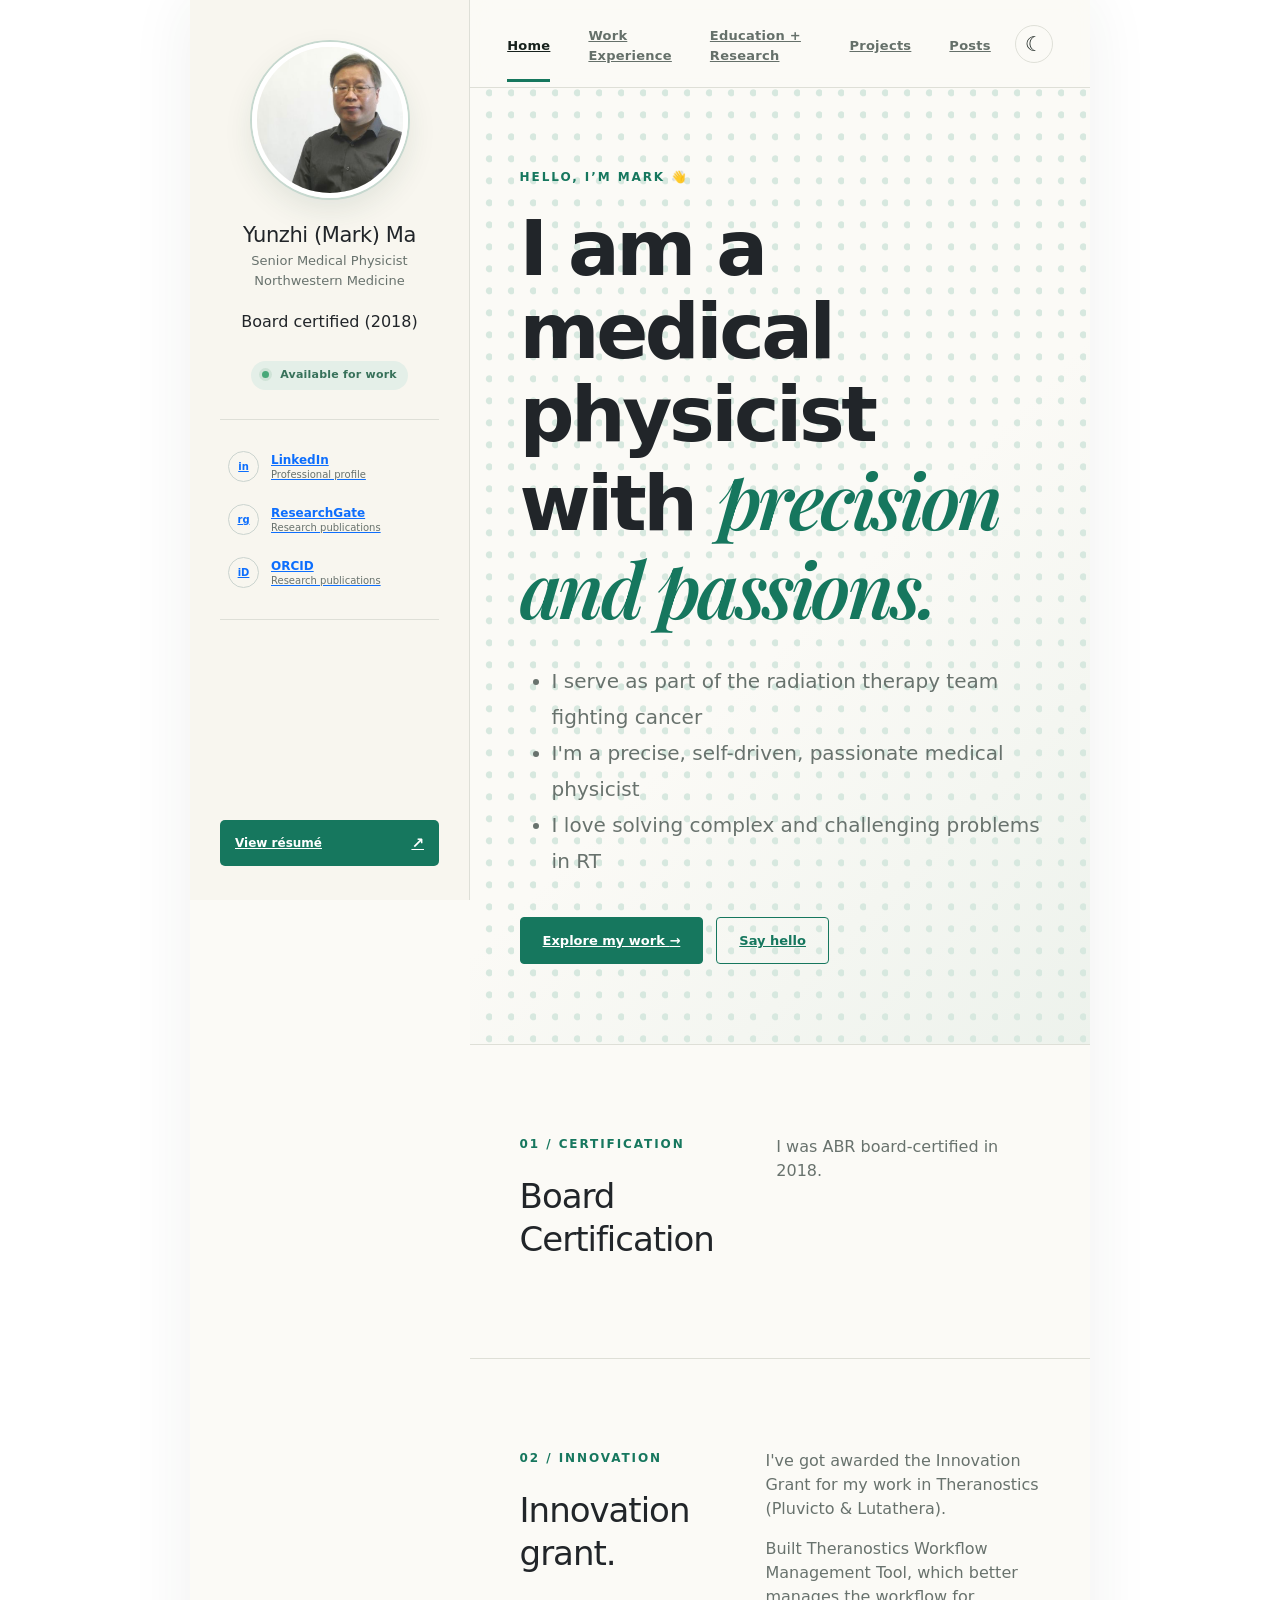
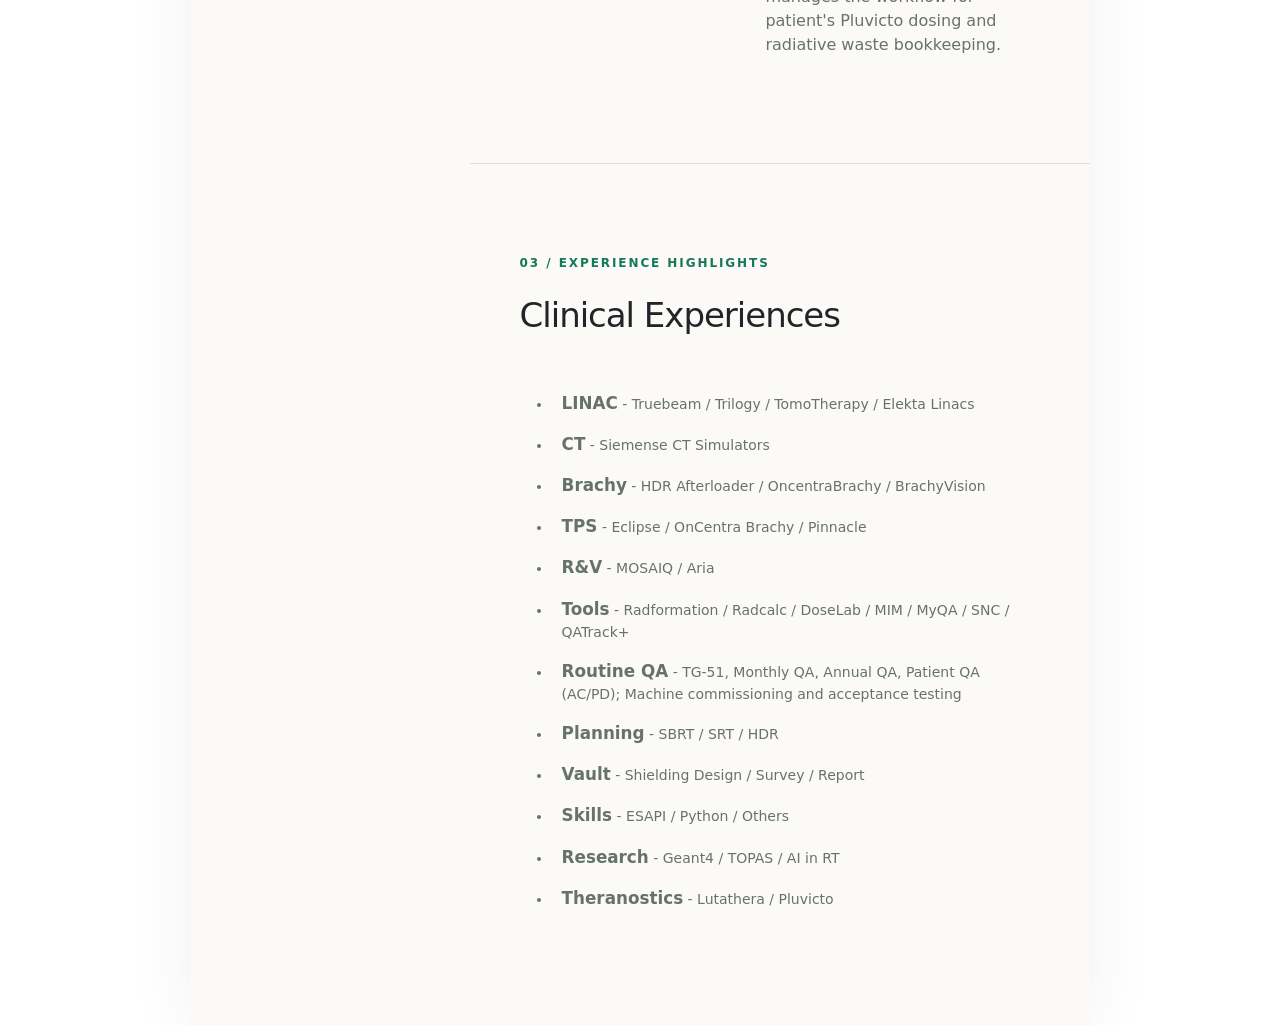
<file: index.html>
<!DOCTYPE html>
<html lang="">
  <head>
    <meta charset="UTF-8">
    <link rel="icon" href="/favicon.ico">
    <meta name="viewport" content="width=device-width, initial-scale=1.0">
    <title>Mark Ma - Medical Physicist</title>
    <script type="module" crossorigin src="/assets/index-vZbdnmh5.js"></script>
    <link rel="stylesheet" crossorigin href="/assets/index-CpwVPyPA.css">
  </head>
  <body>
    <div id="app"></div>
  </body>
</html>
</file>
<file: assets/index-CpwVPyPA.css>
@import "https://fonts.googleapis.com/css2?family=DM+Sans:wght@400;500;600;700&family=Playfair+Display:ital,wght@1,600&display=swap";:root{--ink:#17211d;--muted:#68726d;--cream:#f4f1e9;--paper:#fbfaf6;--green:#16775e;--line:#dedfd7;--accent:#ee745f}*{box-sizing:border-box}html{scroll-behavior:smooth}body{min-width:320px;min-height:100vh;color:var(--ink);background:#fff;margin:0;font:15px/1.7 DM Sans,sans-serif}button{font:inherit}.portfolio-shell{background:var(--paper);grid-template-columns:280px minmax(0,1fr);width:clamp(900px,70%,1280px);min-height:100vh;margin:0 auto;display:grid;box-shadow:0 0 60px #24372c12}.sidebar{border-right:1px solid var(--line);background:#f8f6ef;flex-direction:column;align-items:stretch;height:100vh;padding:42px 30px 34px;display:flex;position:sticky;top:0}.sidebar-backdrop{display:none}.profile-picture{border:5px solid #fff;border-radius:50%;width:156px;height:156px;margin:0 auto 25px;transition:transform .2s;display:block;overflow:hidden;box-shadow:0 0 0 2px #c6d8cf,0 12px 30px #1e46331a}.profile-picture:hover{transform:translateY(-2px)}.profile-picture img{object-fit:cover;width:100%;height:100%;display:block}.profile-copy{text-align:center;padding-bottom:22px}.profile-copy h2{letter-spacing:-.02em;margin:0 0 3px;font-size:21px}.profile-copy p{color:var(--muted);margin:0;font-size:13px;line-height:1.5}.available{color:#37715a;letter-spacing:.02em;background:#e4efe8;border-radius:20px;align-self:center;margin-bottom:29px;padding:6px 11px;font-size:11px;font-weight:700}.available i{background:#47a878;border-radius:50%;width:7px;height:7px;margin-right:7px;display:inline-block;box-shadow:0 0 0 3px #cfe3d7}.social-links{border-top:1px solid var(--line);border-bottom:1px solid var(--line);gap:4px;padding:22px 0;display:grid}.social-links a{border-radius:7px;align-items:center;gap:12px;padding:9px 8px;transition:background .2s,color .2s;display:flex}.social-links a:hover{color:var(--green);background:#e7eee9}.social-links a>span{border:1px solid #cbd4cf;border-radius:50%;place-items:center;width:31px;height:31px;font-size:10px;font-weight:800;display:grid}.social-links strong,.social-links small{line-height:1.35;display:block}.social-links strong{font-size:12px}.social-links small{color:var(--muted);font-size:10px}.sidebar-footer{margin-top:auto;padding-top:24px}.resume-button{color:#fff;background:var(--green);border-radius:5px;justify-content:space-between;align-items:center;padding:12px 15px;font-size:12px;font-weight:700;transition:background .2s,transform .2s;display:flex}.resume-button:hover{color:#fff;background:#105f4b;transform:translateY(-1px)}.resume-button b{font-size:15px}.page-column{min-width:0}.topbar{border-bottom:1px solid var(--line);-webkit-backdrop-filter:blur(12px);backdrop-filter:blur(12px);z-index:10;background:#fbfaf6e8;align-items:center;height:88px;padding:0 6%;display:flex;position:sticky;top:0}.topnav{align-items:center;gap:38px;margin-left:auto;display:flex}.topnav a{letter-spacing:.02em;color:#65706a;padding:31px 0 27px;font-size:13px;font-weight:600;position:relative}.topnav a:after{content:"";background:var(--green);height:3px;transition:all .25s;position:absolute;bottom:0;left:0;right:100%}.topnav a:hover,.topnav a.router-link-active{color:var(--ink)}.topnav a.router-link-active:after{right:0}.mobile-brand,.menu-button{display:none}.page-content{min-height:calc(100vh - 88px);overflow:hidden}.hero,.page-intro,.content-section,.timeline,.projects-grid,.post-list{padding-left:8%;padding-right:8%}.hero{background:radial-gradient(circle at 88% 22%,#d7e8df 0 3px,#0000 4px) 0 0/22px 22px,linear-gradient(135deg,#fbfaf6 55%,#edf2ec);min-height:600px;padding-top:80px;padding-bottom:80px}.eyebrow,.section-number{color:var(--green);text-transform:uppercase;letter-spacing:.16em;margin-bottom:22px;font-size:12px;font-weight:700;display:block}h1,h2,h3,p{margin-top:0}.hero h1,.page-intro h1{letter-spacing:-.045em;max-width:820px;margin-bottom:28px;font-size:clamp(46px,6vw,80px);font-weight:600;line-height:1.08}.hero h1 em{color:var(--green);font-family:Playfair Display,serif;font-weight:600}.lead,.page-intro>p{max-width:680px;color:var(--muted);font-size:18px;line-height:1.8}.hero-actions{gap:13px;margin-top:38px;display:flex}.button{border:1px solid var(--green);border-radius:4px;padding:13px 22px;font-size:13px;font-weight:700}.button.primary{background:var(--green);color:#fff}.button.primary:hover{background:#105f4b}.button.secondary{color:var(--green)}.button.secondary:hover{background:#e8f0eb}.content-section{border-top:1px solid var(--line);padding-top:90px;padding-bottom:90px}.split-section{grid-template-columns:.8fr 1.2fr;gap:12%;display:grid}.content-section h2{letter-spacing:-.03em;font-size:34px;line-height:1.25}.prose{color:var(--muted);font-size:16px}.skill-list{flex-wrap:wrap;gap:8px;margin-top:24px;display:flex}.skill-list span,.tag{color:var(--green);background:#e6eee9;border-radius:20px;padding:4px 10px;font-size:11px;font-weight:700}.highlight-list{margin-top:24px}.highlight-list li{border-radius:20px;padding:5px;font-size:10px;font-weight:700}.clinical-list{margin-top:24px}.clinical-list li{color:var(--muted);padding:8px 10px;font-size:14px}.section-heading{justify-content:space-between;align-items:end;margin-bottom:38px;display:flex}.section-heading a,.project-copy a,.post-list a{color:var(--green);font-size:13px;font-weight:700}.project-preview{border:1px solid var(--line);background:#fff;grid-template-columns:1.25fr .75fr;display:grid}.project-art{color:#fff;flex-direction:column;justify-content:space-between;min-height:330px;padding:40px;display:flex}.project-art span{font-weight:700}.project-art b{font-size:32px;line-height:1.15}.coral{background:#df725f}.project-copy{align-self:center;padding:48px}.project-copy h3{margin:18px 0 10px;font-size:26px}.project-copy p{color:var(--muted);margin-bottom:23px}.page-intro{border-bottom:1px solid var(--line);background:linear-gradient(135deg,#fbfaf6,#eef2ed);padding-top:52px;padding-bottom:42px}.page-intro .eyebrow{margin-bottom:12px}.page-intro h1{margin-bottom:10px;font-size:clamp(36px,4vw,48px)}.timeline{padding-top:30px;padding-bottom:70px}.timeline-card{border-bottom:1px solid var(--line);grid-template-columns:180px 1fr;gap:40px;padding:48px 0;display:grid}.timeline-card>span{color:var(--green);letter-spacing:.06em;font-size:12px;font-weight:700}.timeline-card h2{margin-bottom:2px;font-size:27px}.timeline-card h3{color:var(--green);margin-bottom:17px;font-size:15px}.timeline-card p,.timeline-card li{color:var(--muted)}.timeline-card li{margin-bottom:5px}.simple-grid{grid-template-columns:repeat(3,1fr);gap:16px;display:grid}.simple-grid article{border:1px solid var(--line);background:#fff;padding:25px}.simple-grid small,.project-card small{color:var(--green);text-transform:uppercase;letter-spacing:.08em;font-weight:700}.simple-grid h3{margin:10px 0 4px}.projects-grid{grid-template-columns:repeat(2,1fr);gap:45px 25px;padding-top:60px;padding-bottom:90px;display:grid}.project-card h2{margin:10px 0 5px;font-size:25px}.project-card p{color:var(--muted)}.project-card h2 a:hover{color:var(--green)}.project-link{color:var(--green);margin-top:18px;font-size:13px;font-weight:700;display:inline-block}.project-visual{place-items:center;height:270px;margin-bottom:22px;display:grid;overflow:hidden}.project-visual span{color:#fff;border:2px solid #ffffffb0;place-items:center;width:95px;height:95px;font-size:42px;font-weight:700;display:grid;transform:rotate(-7deg)}.blue{background:#547f9e}.green{background:#54816e}.yellow{background:#c89a44}.project-detail,.project-not-found{padding-left:8%;padding-right:8%}.project-detail{padding-top:58px;padding-bottom:90px}.project-back{color:var(--green);margin-bottom:32px;font-size:13px;font-weight:700;display:inline-block}.project-detail-header{border-bottom:1px solid var(--line);padding-bottom:54px}.project-detail-heading{grid-template-columns:minmax(0,1fr) 260px;align-items:center;gap:60px;display:grid}.project-detail-heading .eyebrow{margin-bottom:14px}.project-detail-heading h1{letter-spacing:-.04em;max-width:720px;margin-bottom:20px;font-size:clamp(30px,3.5vw,42px);font-weight:600;line-height:1.12}.project-detail-heading p{max-width:620px;color:var(--muted);font-size:18px}.project-detail-visual{aspect-ratio:1;place-items:center;display:grid}.project-detail-visual span{color:#fff;border:2px solid #ffffffb0;place-items:center;width:110px;height:110px;font-size:50px;font-weight:700;display:grid;transform:rotate(-7deg)}.project-detail-body{max-width:720px;color:var(--muted);padding-top:48px;font-size:17px;line-height:1.85}.project-detail-body section+section{margin-top:42px}.project-detail-body h2{color:var(--ink);letter-spacing:-.02em;margin-bottom:16px;font-size:28px}.project-detail-body p{margin-bottom:22px}.project-detail-body li{margin-bottom:8px}.project-not-found{padding-top:90px;padding-bottom:90px}.project-not-found h1{margin-bottom:32px}.post-list{padding-top:30px;padding-bottom:80px}.post-list article{border-bottom:1px solid var(--line);grid-template-columns:180px 1fr;gap:40px;padding:45px 0;display:grid}.post-list article>div:first-child span,.post-list article>div:first-child small{color:var(--muted);font-size:12px;display:block}.post-list h2{margin-bottom:6px;font-size:27px}.post-list p{color:var(--muted);margin-bottom:12px}.post-detail,.post-not-found{padding-left:8%;padding-right:8%}.post-detail{padding-top:58px;padding-bottom:90px}.post-detail-header{border-bottom:1px solid var(--line);max-width:760px;padding-bottom:42px}.post-back{color:var(--green);margin-bottom:32px;font-size:13px;font-weight:700;display:inline-block}.post-meta{color:var(--muted);letter-spacing:.04em;text-transform:uppercase;gap:10px;margin-bottom:18px;font-size:12px;font-weight:600;display:flex}.post-detail-header h1{letter-spacing:-.04em;max-width:820px;margin-bottom:20px;font-size:clamp(30px,3.5vw,42px);font-weight:600;line-height:1.12}.post-detail-header>p{max-width:680px;color:var(--muted);margin-bottom:0;font-size:19px;line-height:1.75}.post-body{max-width:720px;color:var(--muted);padding-top:42px;font-size:17px;line-height:1.85}.post-body section+section{margin-top:42px}.post-body h2{color:var(--ink);letter-spacing:-.02em;margin-bottom:16px;font-size:28px}.post-body p{margin-bottom:22px}.post-body li{margin-bottom:8px}.post-not-found{padding-top:90px;padding-bottom:90px}.post-not-found h1{margin-bottom:32px}.theme-toggle{border:1px solid var(--line);width:38px;height:38px;color:var(--ink);cursor:pointer;background:0 0;border-radius:50%;flex:none;place-items:center;margin-left:24px;transition:background .2s,border-color .2s,transform .2s;display:grid}.theme-toggle:hover{background:#e8eee9;border-color:#b8c8c0;transform:translateY(-1px)}.theme-toggle span{font-size:20px;line-height:1}:root[data-theme=dark]{--lightningcss-light: ;--lightningcss-dark:initial;color-scheme:dark;--ink:#edf4f0;--muted:#bac6c0;--cream:#111713;--paper:#151c18;--green:#68c5a5;--line:#303b35;--accent:#f18773;--bs-body-color:var(--ink);--bs-body-bg:#0d120f;--bs-heading-color:var(--ink);--bs-secondary-color:var(--muted);--bs-link-color:var(--green);--bs-link-hover-color:#8bd8bd}:root[data-theme=dark] body{color:var(--ink);background:#0d120f}:root[data-theme=dark] h1,:root[data-theme=dark] h2,:root[data-theme=dark] h3,:root[data-theme=dark] strong,:root[data-theme=dark] .project-copy,:root[data-theme=dark] .project-card,:root[data-theme=dark] .simple-grid article{color:var(--ink)}:root[data-theme=dark] .portfolio-shell{background:var(--paper);box-shadow:0 0 60px #0005}:root[data-theme=dark] .sidebar{background:#111814}:root[data-theme=dark] .profile-picture{border-color:#202a24;box-shadow:0 0 0 2px #3e5b4e,0 12px 30px #0006}:root[data-theme=dark] .available{color:#86d3b5;background:#1d352b}:root[data-theme=dark] .available i{box-shadow:0 0 0 3px #29483b}:root[data-theme=dark] .social-links a:hover,:root[data-theme=dark] .button.secondary:hover,:root[data-theme=dark] .theme-toggle:hover{background:#223029}:root[data-theme=dark] .social-links a>span{border-color:#405048}:root[data-theme=dark] .topbar{background:#151c18e8}:root[data-theme=dark] .topnav a{color:#c2ccc7}:root[data-theme=dark] .topnav a:hover,:root[data-theme=dark] .topnav a.router-link-active{color:var(--ink)}:root[data-theme=dark] .hero{background:radial-gradient(circle at 88% 22%,#315044 0 3px,#0000 4px) 0 0/22px 22px,linear-gradient(135deg,#151c18 55%,#1b2822)}:root[data-theme=dark] .page-intro{background:linear-gradient(135deg,#151c18,#1b2822)}:root[data-theme=dark] .skill-list span,:root[data-theme=dark] .tag{background:#21362d}:root[data-theme=dark] .project-preview,:root[data-theme=dark] .simple-grid article{background:#1b241f}:root[data-theme=dark] .resume-button:hover{background:#4dad8c}@media (width<=900px){.portfolio-shell{width:100%;box-shadow:none;grid-template-columns:1fr}.sidebar{display:none}.sidebar.mobile-open{z-index:12;width:min(280px,85vw);height:calc(100vh - 68px);display:flex;position:fixed;top:68px;left:0;overflow-y:auto;box-shadow:12px 0 35px #17211d2e}.sidebar-backdrop{z-index:11;background:#17211d66;border:0;display:block;position:fixed;inset:68px 0 0}.topbar{z-index:20;height:68px;padding:0 5%}.mobile-brand{color:var(--green);cursor:pointer;background:0 0;border:0;padding:8px 0;font-family:inherit;font-size:20px;font-weight:800;display:block}.menu-button{background:0 0;border:0;gap:4px;margin-left:auto;padding:8px;display:grid}.menu-button span{background:var(--ink);width:23px;height:2px}.topnav{background:var(--paper);border-bottom:1px solid var(--line);padding:10px 5% 22px;display:none;position:absolute;top:68px;left:0;right:0}.topnav.open{gap:0;display:grid}.topnav a{padding:11px 0}.topnav a:after{display:none}.hero{min-height:auto;padding-top:75px}.hero h1{font-size:48px}.page-intro h1{font-size:40px}.split-section,.project-preview{grid-template-columns:1fr}.split-section{gap:35px}.simple-grid{grid-template-columns:1fr}.project-copy{padding:32px}.project-detail-heading{grid-template-columns:minmax(0,1fr) 210px;gap:36px}}@media (width<=600px){.hero,.page-intro,.content-section,.timeline,.projects-grid,.post-list,.post-detail,.post-not-found,.project-detail,.project-not-found{padding-left:6%;padding-right:6%}.hero h1{font-size:39px}.page-intro h1{font-size:34px}.hero{padding-top:60px;padding-bottom:65px}.hero-actions{flex-direction:column;align-items:flex-start}.content-section{padding-top:65px;padding-bottom:65px}.section-heading{flex-direction:column;align-items:start;gap:20px}.project-art{min-height:240px}.timeline-card,.post-list article{grid-template-columns:1fr;gap:13px;padding:35px 0}.projects-grid{grid-template-columns:1fr}.project-visual{height:220px}.project-detail-heading{grid-template-columns:1fr}.project-detail-visual{width:min(100%,280px)}}@media (prefers-reduced-motion:reduce){*,:before,:after{scroll-behavior:auto!important;transition:none!important}}.clinical-sub-title{font-size:larger;font-weight:700}:root,[data-bs-theme=light]{--bs-blue:#0d6efd;--bs-indigo:#6610f2;--bs-purple:#6f42c1;--bs-pink:#d63384;--bs-red:#dc3545;--bs-orange:#fd7e14;--bs-yellow:#ffc107;--bs-green:#198754;--bs-teal:#20c997;--bs-cyan:#0dcaf0;--bs-black:#000;--bs-white:#fff;--bs-gray:#6c757d;--bs-gray-dark:#343a40;--bs-gray-100:#f8f9fa;--bs-gray-200:#e9ecef;--bs-gray-300:#dee2e6;--bs-gray-400:#ced4da;--bs-gray-500:#adb5bd;--bs-gray-600:#6c757d;--bs-gray-700:#495057;--bs-gray-800:#343a40;--bs-gray-900:#212529;--bs-primary:#0d6efd;--bs-secondary:#6c757d;--bs-success:#198754;--bs-info:#0dcaf0;--bs-warning:#ffc107;--bs-danger:#dc3545;--bs-light:#f8f9fa;--bs-dark:#212529;--bs-primary-rgb:13, 110, 253;--bs-secondary-rgb:108, 117, 125;--bs-success-rgb:25, 135, 84;--bs-info-rgb:13, 202, 240;--bs-warning-rgb:255, 193, 7;--bs-danger-rgb:220, 53, 69;--bs-light-rgb:248, 249, 250;--bs-dark-rgb:33, 37, 41;--bs-primary-text-emphasis:#052c65;--bs-secondary-text-emphasis:#2b2f32;--bs-success-text-emphasis:#0a3622;--bs-info-text-emphasis:#055160;--bs-warning-text-emphasis:#664d03;--bs-danger-text-emphasis:#58151c;--bs-light-text-emphasis:#495057;--bs-dark-text-emphasis:#495057;--bs-primary-bg-subtle:#cfe2ff;--bs-secondary-bg-subtle:#e2e3e5;--bs-success-bg-subtle:#d1e7dd;--bs-info-bg-subtle:#cff4fc;--bs-warning-bg-subtle:#fff3cd;--bs-danger-bg-subtle:#f8d7da;--bs-light-bg-subtle:#fcfcfd;--bs-dark-bg-subtle:#ced4da;--bs-primary-border-subtle:#9ec5fe;--bs-secondary-border-subtle:#c4c8cb;--bs-success-border-subtle:#a3cfbb;--bs-info-border-subtle:#9eeaf9;--bs-warning-border-subtle:#ffe69c;--bs-danger-border-subtle:#f1aeb5;--bs-light-border-subtle:#e9ecef;--bs-dark-border-subtle:#adb5bd;--bs-white-rgb:255, 255, 255;--bs-black-rgb:0, 0, 0;--bs-font-sans-serif:system-ui, -apple-system, "Segoe UI", Roboto, "Helvetica Neue", "Noto Sans", "Liberation Sans", Arial, sans-serif, "Apple Color Emoji", "Segoe UI Emoji", "Segoe UI Symbol", "Noto Color Emoji";--bs-font-monospace:SFMono-Regular, Menlo, Monaco, Consolas, "Liberation Mono", "Courier New", monospace;--bs-gradient:linear-gradient(180deg, #ffffff26, #fff0);--bs-body-font-family:var(--bs-font-sans-serif);--bs-body-font-size:1rem;--bs-body-font-weight:400;--bs-body-line-height:1.5;--bs-body-color:#212529;--bs-body-color-rgb:33, 37, 41;--bs-body-bg:#fff;--bs-body-bg-rgb:255, 255, 255;--bs-emphasis-color:#000;--bs-emphasis-color-rgb:0, 0, 0;--bs-secondary-color:#212529bf;--bs-secondary-color-rgb:33, 37, 41;--bs-secondary-bg:#e9ecef;--bs-secondary-bg-rgb:233, 236, 239;--bs-tertiary-color:#21252980;--bs-tertiary-color-rgb:33, 37, 41;--bs-tertiary-bg:#f8f9fa;--bs-tertiary-bg-rgb:248, 249, 250;--bs-heading-color:inherit;--bs-link-color:#0d6efd;--bs-link-color-rgb:13, 110, 253;--bs-link-decoration:underline;--bs-link-hover-color:#0a58ca;--bs-link-hover-color-rgb:10, 88, 202;--bs-code-color:#d63384;--bs-highlight-color:#212529;--bs-highlight-bg:#fff3cd;--bs-border-width:1px;--bs-border-style:solid;--bs-border-color:#dee2e6;--bs-border-color-translucent:#0000002d;--bs-border-radius:.375rem;--bs-border-radius-sm:.25rem;--bs-border-radius-lg:.5rem;--bs-border-radius-xl:1rem;--bs-border-radius-xxl:2rem;--bs-border-radius-2xl:var(--bs-border-radius-xxl);--bs-border-radius-pill:50rem;--bs-box-shadow:0 .5rem 1rem #00000026;--bs-box-shadow-sm:0 .125rem .25rem #00000013;--bs-box-shadow-lg:0 1rem 3rem #0000002d;--bs-box-shadow-inset:inset 0 1px 2px #00000013;--bs-focus-ring-width:.25rem;--bs-focus-ring-opacity:.25;--bs-focus-ring-color:#0d6efd40;--bs-form-valid-color:#198754;--bs-form-valid-border-color:#198754;--bs-form-invalid-color:#dc3545;--bs-form-invalid-border-color:#dc3545}[data-bs-theme=dark]{--lightningcss-light: ;--lightningcss-dark:initial;color-scheme:dark;--bs-body-color:#dee2e6;--bs-body-color-rgb:222, 226, 230;--bs-body-bg:#212529;--bs-body-bg-rgb:33, 37, 41;--bs-emphasis-color:#fff;--bs-emphasis-color-rgb:255, 255, 255;--bs-secondary-color:#dee2e6bf;--bs-secondary-color-rgb:222, 226, 230;--bs-secondary-bg:#343a40;--bs-secondary-bg-rgb:52, 58, 64;--bs-tertiary-color:#dee2e680;--bs-tertiary-color-rgb:222, 226, 230;--bs-tertiary-bg:#2b3035;--bs-tertiary-bg-rgb:43, 48, 53;--bs-primary-text-emphasis:#6ea8fe;--bs-secondary-text-emphasis:#a7acb1;--bs-success-text-emphasis:#75b798;--bs-info-text-emphasis:#6edff6;--bs-warning-text-emphasis:#ffda6a;--bs-danger-text-emphasis:#ea868f;--bs-light-text-emphasis:#f8f9fa;--bs-dark-text-emphasis:#dee2e6;--bs-primary-bg-subtle:#031633;--bs-secondary-bg-subtle:#161719;--bs-success-bg-subtle:#051b11;--bs-info-bg-subtle:#032830;--bs-warning-bg-subtle:#332701;--bs-danger-bg-subtle:#2c0b0e;--bs-light-bg-subtle:#343a40;--bs-dark-bg-subtle:#1a1d20;--bs-primary-border-subtle:#084298;--bs-secondary-border-subtle:#41464b;--bs-success-border-subtle:#0f5132;--bs-info-border-subtle:#087990;--bs-warning-border-subtle:#997404;--bs-danger-border-subtle:#842029;--bs-light-border-subtle:#495057;--bs-dark-border-subtle:#343a40;--bs-heading-color:inherit;--bs-link-color:#6ea8fe;--bs-link-hover-color:#8bb9fe;--bs-link-color-rgb:110, 168, 254;--bs-link-hover-color-rgb:139, 185, 254;--bs-code-color:#e685b5;--bs-highlight-color:#dee2e6;--bs-highlight-bg:#664d03;--bs-border-color:#495057;--bs-border-color-translucent:#ffffff26;--bs-form-valid-color:#75b798;--bs-form-valid-border-color:#75b798;--bs-form-invalid-color:#ea868f;--bs-form-invalid-border-color:#ea868f}*,:before,:after{box-sizing:border-box}@media (prefers-reduced-motion:no-preference){:root{scroll-behavior:smooth}}body{font-family:var(--bs-body-font-family);font-size:var(--bs-body-font-size);font-weight:var(--bs-body-font-weight);line-height:var(--bs-body-line-height);color:var(--bs-body-color);text-align:var(--bs-body-text-align);background-color:var(--bs-body-bg);-webkit-text-size-adjust:100%;-webkit-tap-highlight-color:#0000;margin:0}hr{color:inherit;border:0;border-top:var(--bs-border-width) solid;opacity:.25;margin:1rem 0}h6,.h6,h5,.h5,h4,.h4,h3,.h3,h2,.h2,h1,.h1{color:var(--bs-heading-color);margin-top:0;margin-bottom:.5rem;font-weight:500;line-height:1.2}h1,.h1{font-size:calc(1.375rem + 1.5vw)}@media (width>=1200px){h1,.h1{font-size:2.5rem}}h2,.h2{font-size:calc(1.325rem + .9vw)}@media (width>=1200px){h2,.h2{font-size:2rem}}h3,.h3{font-size:calc(1.3rem + .6vw)}@media (width>=1200px){h3,.h3{font-size:1.75rem}}h4,.h4{font-size:calc(1.275rem + .3vw)}@media (width>=1200px){h4,.h4{font-size:1.5rem}}h5,.h5{font-size:1.25rem}h6,.h6{font-size:1rem}p{margin-top:0;margin-bottom:1rem}abbr[title]{cursor:help;-webkit-text-decoration-skip-ink:none;text-decoration-skip-ink:none;-webkit-text-decoration:underline dotted;text-decoration:underline dotted}address{font-style:normal;line-height:inherit;margin-bottom:1rem}ol,ul{padding-left:2rem}ol,ul,dl{margin-top:0;margin-bottom:1rem}ol ol,ul ul,ol ul,ul ol{margin-bottom:0}dt{font-weight:700}dd{margin-bottom:.5rem;margin-left:0}blockquote{margin:0 0 1rem}b,strong{font-weight:bolder}small,.small{font-size:.875em}mark,.mark{color:var(--bs-highlight-color);background-color:var(--bs-highlight-bg);padding:.1875em}sub,sup{vertical-align:baseline;font-size:.75em;line-height:0;position:relative}sub{bottom:-.25em}sup{top:-.5em}a{color:rgba(var(--bs-link-color-rgb), var(--bs-link-opacity,1));text-decoration:underline}a:hover{--bs-link-color-rgb:var(--bs-link-hover-color-rgb)}a:not([href]):not([class]),a:not([href]):not([class]):hover{color:inherit;text-decoration:none}pre,code,kbd,samp{font-family:var(--bs-font-monospace);font-size:1em}pre{margin-top:0;margin-bottom:1rem;font-size:.875em;display:block;overflow:auto}pre code{font-size:inherit;color:inherit;word-break:normal}code{color:var(--bs-code-color);word-wrap:break-word;font-size:.875em}a>code{color:inherit}kbd{color:var(--bs-body-bg);background-color:var(--bs-body-color);border-radius:.25rem;padding:.1875rem .375rem;font-size:.875em}kbd kbd{padding:0;font-size:1em}figure{margin:0 0 1rem}img,svg{vertical-align:middle}table{caption-side:bottom;border-collapse:collapse}caption{color:var(--bs-secondary-color);text-align:left;padding-top:.5rem;padding-bottom:.5rem}th{text-align:inherit;text-align:-webkit-match-parent}thead,tbody,tfoot,tr,td,th{border-color:inherit;border-style:solid;border-width:0}label{display:inline-block}button{border-radius:0}button:focus:not(:focus-visible){outline:0}input,button,select,optgroup,textarea{font-family:inherit;font-size:inherit;line-height:inherit;margin:0}button,select{text-transform:none}[role=button]{cursor:pointer}select{word-wrap:normal}select:disabled{opacity:1}[list]:not([type=date]):not([type=datetime-local]):not([type=month]):not([type=week]):not([type=time])::-webkit-calendar-picker-indicator{display:none!important}button,[type=button],[type=reset],[type=submit]{-webkit-appearance:button}button:not(:disabled),[type=button]:not(:disabled),[type=reset]:not(:disabled),[type=submit]:not(:disabled){cursor:pointer}::-moz-focus-inner{border-style:none;padding:0}textarea{resize:vertical}fieldset{border:0;min-width:0;margin:0;padding:0}legend{float:left;width:100%;line-height:inherit;margin-bottom:.5rem;padding:0;font-size:calc(1.275rem + .3vw)}@media (width>=1200px){legend{font-size:1.5rem}}legend+*{clear:left}::-webkit-datetime-edit-fields-wrapper{padding:0}::-webkit-datetime-edit-text{padding:0}::-webkit-datetime-edit-minute{padding:0}::-webkit-datetime-edit-hour-field{padding:0}::-webkit-datetime-edit-day-field{padding:0}::-webkit-datetime-edit-month-field{padding:0}::-webkit-datetime-edit-year-field{padding:0}::-webkit-inner-spin-button{height:auto}[type=search]{-webkit-appearance:textfield;outline-offset:-2px}[type=search]::-webkit-search-cancel-button{cursor:pointer;filter:grayscale()}::-webkit-search-decoration{-webkit-appearance:none}::-webkit-color-swatch-wrapper{padding:0}::file-selector-button{font:inherit;-webkit-appearance:button}output{display:inline-block}iframe{border:0}summary{cursor:pointer;display:list-item}progress{vertical-align:baseline}[hidden]{display:none!important}.lead{font-size:1.25rem;font-weight:300}.display-1{font-size:calc(1.625rem + 4.5vw);font-weight:300;line-height:1.2}@media (width>=1200px){.display-1{font-size:5rem}}.display-2{font-size:calc(1.575rem + 3.9vw);font-weight:300;line-height:1.2}@media (width>=1200px){.display-2{font-size:4.5rem}}.display-3{font-size:calc(1.525rem + 3.3vw);font-weight:300;line-height:1.2}@media (width>=1200px){.display-3{font-size:4rem}}.display-4{font-size:calc(1.475rem + 2.7vw);font-weight:300;line-height:1.2}@media (width>=1200px){.display-4{font-size:3.5rem}}.display-5{font-size:calc(1.425rem + 2.1vw);font-weight:300;line-height:1.2}@media (width>=1200px){.display-5{font-size:3rem}}.display-6{font-size:calc(1.375rem + 1.5vw);font-weight:300;line-height:1.2}@media (width>=1200px){.display-6{font-size:2.5rem}}.list-unstyled,.list-inline{padding-left:0;list-style:none}.list-inline-item{display:inline-block}.list-inline-item:not(:last-child){margin-right:.5rem}.initialism{text-transform:uppercase;font-size:.875em}.blockquote{margin-bottom:1rem;font-size:1.25rem}.blockquote>:last-child{margin-bottom:0}.blockquote-footer{color:#6c757d;margin-top:-1rem;margin-bottom:1rem;font-size:.875em}.blockquote-footer:before{content:"— "}.img-fluid{max-width:100%;height:auto}.img-thumbnail{background-color:var(--bs-body-bg);border:var(--bs-border-width) solid var(--bs-border-color);border-radius:var(--bs-border-radius);max-width:100%;height:auto;padding:.25rem}.figure{display:inline-block}.figure-img{margin-bottom:.5rem;line-height:1}.figure-caption{color:var(--bs-secondary-color);font-size:.875em}.container,.container-fluid,.container-xxl,.container-xl,.container-lg,.container-md,.container-sm{--bs-gutter-x:1.5rem;--bs-gutter-y:0;width:100%;padding-right:calc(var(--bs-gutter-x) * .5);padding-left:calc(var(--bs-gutter-x) * .5);margin-left:auto;margin-right:auto}@media (width>=576px){.container-sm,.container{max-width:540px}}@media (width>=768px){.container-md,.container-sm,.container{max-width:720px}}@media (width>=992px){.container-lg,.container-md,.container-sm,.container{max-width:960px}}@media (width>=1200px){.container-xl,.container-lg,.container-md,.container-sm,.container{max-width:1140px}}@media (width>=1400px){.container-xxl,.container-xl,.container-lg,.container-md,.container-sm,.container{max-width:1320px}}:root{--bs-breakpoint-xs:0;--bs-breakpoint-sm:576px;--bs-breakpoint-md:768px;--bs-breakpoint-lg:992px;--bs-breakpoint-xl:1200px;--bs-breakpoint-xxl:1400px}.row{--bs-gutter-x:1.5rem;--bs-gutter-y:0;margin-top:calc(-1 * var(--bs-gutter-y));margin-right:calc(-.5 * var(--bs-gutter-x));margin-left:calc(-.5 * var(--bs-gutter-x));flex-wrap:wrap;display:flex}.row>*{width:100%;max-width:100%;padding-right:calc(var(--bs-gutter-x) * .5);padding-left:calc(var(--bs-gutter-x) * .5);margin-top:var(--bs-gutter-y);flex-shrink:0}.col{flex:1 0 0}.row-cols-auto>*{flex:none;width:auto}.row-cols-1>*{flex:none;width:100%}.row-cols-2>*{flex:none;width:50%}.row-cols-3>*{flex:none;width:33.3333%}.row-cols-4>*{flex:none;width:25%}.row-cols-5>*{flex:none;width:20%}.row-cols-6>*{flex:none;width:16.6667%}.col-auto{flex:none;width:auto}.col-1{flex:none;width:8.33333%}.col-2{flex:none;width:16.6667%}.col-3{flex:none;width:25%}.col-4{flex:none;width:33.3333%}.col-5{flex:none;width:41.6667%}.col-6{flex:none;width:50%}.col-7{flex:none;width:58.3333%}.col-8{flex:none;width:66.6667%}.col-9{flex:none;width:75%}.col-10{flex:none;width:83.3333%}.col-11{flex:none;width:91.6667%}.col-12{flex:none;width:100%}.offset-1{margin-left:8.33333%}.offset-2{margin-left:16.6667%}.offset-3{margin-left:25%}.offset-4{margin-left:33.3333%}.offset-5{margin-left:41.6667%}.offset-6{margin-left:50%}.offset-7{margin-left:58.3333%}.offset-8{margin-left:66.6667%}.offset-9{margin-left:75%}.offset-10{margin-left:83.3333%}.offset-11{margin-left:91.6667%}.g-0,.gx-0{--bs-gutter-x:0}.g-0,.gy-0{--bs-gutter-y:0}.g-1,.gx-1{--bs-gutter-x:.25rem}.g-1,.gy-1{--bs-gutter-y:.25rem}.g-2,.gx-2{--bs-gutter-x:.5rem}.g-2,.gy-2{--bs-gutter-y:.5rem}.g-3,.gx-3{--bs-gutter-x:1rem}.g-3,.gy-3{--bs-gutter-y:1rem}.g-4,.gx-4{--bs-gutter-x:1.5rem}.g-4,.gy-4{--bs-gutter-y:1.5rem}.g-5,.gx-5{--bs-gutter-x:3rem}.g-5,.gy-5{--bs-gutter-y:3rem}@media (width>=576px){.col-sm{flex:1 0 0}.row-cols-sm-auto>*{flex:none;width:auto}.row-cols-sm-1>*{flex:none;width:100%}.row-cols-sm-2>*{flex:none;width:50%}.row-cols-sm-3>*{flex:none;width:33.3333%}.row-cols-sm-4>*{flex:none;width:25%}.row-cols-sm-5>*{flex:none;width:20%}.row-cols-sm-6>*{flex:none;width:16.6667%}.col-sm-auto{flex:none;width:auto}.col-sm-1{flex:none;width:8.33333%}.col-sm-2{flex:none;width:16.6667%}.col-sm-3{flex:none;width:25%}.col-sm-4{flex:none;width:33.3333%}.col-sm-5{flex:none;width:41.6667%}.col-sm-6{flex:none;width:50%}.col-sm-7{flex:none;width:58.3333%}.col-sm-8{flex:none;width:66.6667%}.col-sm-9{flex:none;width:75%}.col-sm-10{flex:none;width:83.3333%}.col-sm-11{flex:none;width:91.6667%}.col-sm-12{flex:none;width:100%}.offset-sm-0{margin-left:0}.offset-sm-1{margin-left:8.33333%}.offset-sm-2{margin-left:16.6667%}.offset-sm-3{margin-left:25%}.offset-sm-4{margin-left:33.3333%}.offset-sm-5{margin-left:41.6667%}.offset-sm-6{margin-left:50%}.offset-sm-7{margin-left:58.3333%}.offset-sm-8{margin-left:66.6667%}.offset-sm-9{margin-left:75%}.offset-sm-10{margin-left:83.3333%}.offset-sm-11{margin-left:91.6667%}.g-sm-0,.gx-sm-0{--bs-gutter-x:0}.g-sm-0,.gy-sm-0{--bs-gutter-y:0}.g-sm-1,.gx-sm-1{--bs-gutter-x:.25rem}.g-sm-1,.gy-sm-1{--bs-gutter-y:.25rem}.g-sm-2,.gx-sm-2{--bs-gutter-x:.5rem}.g-sm-2,.gy-sm-2{--bs-gutter-y:.5rem}.g-sm-3,.gx-sm-3{--bs-gutter-x:1rem}.g-sm-3,.gy-sm-3{--bs-gutter-y:1rem}.g-sm-4,.gx-sm-4{--bs-gutter-x:1.5rem}.g-sm-4,.gy-sm-4{--bs-gutter-y:1.5rem}.g-sm-5,.gx-sm-5{--bs-gutter-x:3rem}.g-sm-5,.gy-sm-5{--bs-gutter-y:3rem}}@media (width>=768px){.col-md{flex:1 0 0}.row-cols-md-auto>*{flex:none;width:auto}.row-cols-md-1>*{flex:none;width:100%}.row-cols-md-2>*{flex:none;width:50%}.row-cols-md-3>*{flex:none;width:33.3333%}.row-cols-md-4>*{flex:none;width:25%}.row-cols-md-5>*{flex:none;width:20%}.row-cols-md-6>*{flex:none;width:16.6667%}.col-md-auto{flex:none;width:auto}.col-md-1{flex:none;width:8.33333%}.col-md-2{flex:none;width:16.6667%}.col-md-3{flex:none;width:25%}.col-md-4{flex:none;width:33.3333%}.col-md-5{flex:none;width:41.6667%}.col-md-6{flex:none;width:50%}.col-md-7{flex:none;width:58.3333%}.col-md-8{flex:none;width:66.6667%}.col-md-9{flex:none;width:75%}.col-md-10{flex:none;width:83.3333%}.col-md-11{flex:none;width:91.6667%}.col-md-12{flex:none;width:100%}.offset-md-0{margin-left:0}.offset-md-1{margin-left:8.33333%}.offset-md-2{margin-left:16.6667%}.offset-md-3{margin-left:25%}.offset-md-4{margin-left:33.3333%}.offset-md-5{margin-left:41.6667%}.offset-md-6{margin-left:50%}.offset-md-7{margin-left:58.3333%}.offset-md-8{margin-left:66.6667%}.offset-md-9{margin-left:75%}.offset-md-10{margin-left:83.3333%}.offset-md-11{margin-left:91.6667%}.g-md-0,.gx-md-0{--bs-gutter-x:0}.g-md-0,.gy-md-0{--bs-gutter-y:0}.g-md-1,.gx-md-1{--bs-gutter-x:.25rem}.g-md-1,.gy-md-1{--bs-gutter-y:.25rem}.g-md-2,.gx-md-2{--bs-gutter-x:.5rem}.g-md-2,.gy-md-2{--bs-gutter-y:.5rem}.g-md-3,.gx-md-3{--bs-gutter-x:1rem}.g-md-3,.gy-md-3{--bs-gutter-y:1rem}.g-md-4,.gx-md-4{--bs-gutter-x:1.5rem}.g-md-4,.gy-md-4{--bs-gutter-y:1.5rem}.g-md-5,.gx-md-5{--bs-gutter-x:3rem}.g-md-5,.gy-md-5{--bs-gutter-y:3rem}}@media (width>=992px){.col-lg{flex:1 0 0}.row-cols-lg-auto>*{flex:none;width:auto}.row-cols-lg-1>*{flex:none;width:100%}.row-cols-lg-2>*{flex:none;width:50%}.row-cols-lg-3>*{flex:none;width:33.3333%}.row-cols-lg-4>*{flex:none;width:25%}.row-cols-lg-5>*{flex:none;width:20%}.row-cols-lg-6>*{flex:none;width:16.6667%}.col-lg-auto{flex:none;width:auto}.col-lg-1{flex:none;width:8.33333%}.col-lg-2{flex:none;width:16.6667%}.col-lg-3{flex:none;width:25%}.col-lg-4{flex:none;width:33.3333%}.col-lg-5{flex:none;width:41.6667%}.col-lg-6{flex:none;width:50%}.col-lg-7{flex:none;width:58.3333%}.col-lg-8{flex:none;width:66.6667%}.col-lg-9{flex:none;width:75%}.col-lg-10{flex:none;width:83.3333%}.col-lg-11{flex:none;width:91.6667%}.col-lg-12{flex:none;width:100%}.offset-lg-0{margin-left:0}.offset-lg-1{margin-left:8.33333%}.offset-lg-2{margin-left:16.6667%}.offset-lg-3{margin-left:25%}.offset-lg-4{margin-left:33.3333%}.offset-lg-5{margin-left:41.6667%}.offset-lg-6{margin-left:50%}.offset-lg-7{margin-left:58.3333%}.offset-lg-8{margin-left:66.6667%}.offset-lg-9{margin-left:75%}.offset-lg-10{margin-left:83.3333%}.offset-lg-11{margin-left:91.6667%}.g-lg-0,.gx-lg-0{--bs-gutter-x:0}.g-lg-0,.gy-lg-0{--bs-gutter-y:0}.g-lg-1,.gx-lg-1{--bs-gutter-x:.25rem}.g-lg-1,.gy-lg-1{--bs-gutter-y:.25rem}.g-lg-2,.gx-lg-2{--bs-gutter-x:.5rem}.g-lg-2,.gy-lg-2{--bs-gutter-y:.5rem}.g-lg-3,.gx-lg-3{--bs-gutter-x:1rem}.g-lg-3,.gy-lg-3{--bs-gutter-y:1rem}.g-lg-4,.gx-lg-4{--bs-gutter-x:1.5rem}.g-lg-4,.gy-lg-4{--bs-gutter-y:1.5rem}.g-lg-5,.gx-lg-5{--bs-gutter-x:3rem}.g-lg-5,.gy-lg-5{--bs-gutter-y:3rem}}@media (width>=1200px){.col-xl{flex:1 0 0}.row-cols-xl-auto>*{flex:none;width:auto}.row-cols-xl-1>*{flex:none;width:100%}.row-cols-xl-2>*{flex:none;width:50%}.row-cols-xl-3>*{flex:none;width:33.3333%}.row-cols-xl-4>*{flex:none;width:25%}.row-cols-xl-5>*{flex:none;width:20%}.row-cols-xl-6>*{flex:none;width:16.6667%}.col-xl-auto{flex:none;width:auto}.col-xl-1{flex:none;width:8.33333%}.col-xl-2{flex:none;width:16.6667%}.col-xl-3{flex:none;width:25%}.col-xl-4{flex:none;width:33.3333%}.col-xl-5{flex:none;width:41.6667%}.col-xl-6{flex:none;width:50%}.col-xl-7{flex:none;width:58.3333%}.col-xl-8{flex:none;width:66.6667%}.col-xl-9{flex:none;width:75%}.col-xl-10{flex:none;width:83.3333%}.col-xl-11{flex:none;width:91.6667%}.col-xl-12{flex:none;width:100%}.offset-xl-0{margin-left:0}.offset-xl-1{margin-left:8.33333%}.offset-xl-2{margin-left:16.6667%}.offset-xl-3{margin-left:25%}.offset-xl-4{margin-left:33.3333%}.offset-xl-5{margin-left:41.6667%}.offset-xl-6{margin-left:50%}.offset-xl-7{margin-left:58.3333%}.offset-xl-8{margin-left:66.6667%}.offset-xl-9{margin-left:75%}.offset-xl-10{margin-left:83.3333%}.offset-xl-11{margin-left:91.6667%}.g-xl-0,.gx-xl-0{--bs-gutter-x:0}.g-xl-0,.gy-xl-0{--bs-gutter-y:0}.g-xl-1,.gx-xl-1{--bs-gutter-x:.25rem}.g-xl-1,.gy-xl-1{--bs-gutter-y:.25rem}.g-xl-2,.gx-xl-2{--bs-gutter-x:.5rem}.g-xl-2,.gy-xl-2{--bs-gutter-y:.5rem}.g-xl-3,.gx-xl-3{--bs-gutter-x:1rem}.g-xl-3,.gy-xl-3{--bs-gutter-y:1rem}.g-xl-4,.gx-xl-4{--bs-gutter-x:1.5rem}.g-xl-4,.gy-xl-4{--bs-gutter-y:1.5rem}.g-xl-5,.gx-xl-5{--bs-gutter-x:3rem}.g-xl-5,.gy-xl-5{--bs-gutter-y:3rem}}@media (width>=1400px){.col-xxl{flex:1 0 0}.row-cols-xxl-auto>*{flex:none;width:auto}.row-cols-xxl-1>*{flex:none;width:100%}.row-cols-xxl-2>*{flex:none;width:50%}.row-cols-xxl-3>*{flex:none;width:33.3333%}.row-cols-xxl-4>*{flex:none;width:25%}.row-cols-xxl-5>*{flex:none;width:20%}.row-cols-xxl-6>*{flex:none;width:16.6667%}.col-xxl-auto{flex:none;width:auto}.col-xxl-1{flex:none;width:8.33333%}.col-xxl-2{flex:none;width:16.6667%}.col-xxl-3{flex:none;width:25%}.col-xxl-4{flex:none;width:33.3333%}.col-xxl-5{flex:none;width:41.6667%}.col-xxl-6{flex:none;width:50%}.col-xxl-7{flex:none;width:58.3333%}.col-xxl-8{flex:none;width:66.6667%}.col-xxl-9{flex:none;width:75%}.col-xxl-10{flex:none;width:83.3333%}.col-xxl-11{flex:none;width:91.6667%}.col-xxl-12{flex:none;width:100%}.offset-xxl-0{margin-left:0}.offset-xxl-1{margin-left:8.33333%}.offset-xxl-2{margin-left:16.6667%}.offset-xxl-3{margin-left:25%}.offset-xxl-4{margin-left:33.3333%}.offset-xxl-5{margin-left:41.6667%}.offset-xxl-6{margin-left:50%}.offset-xxl-7{margin-left:58.3333%}.offset-xxl-8{margin-left:66.6667%}.offset-xxl-9{margin-left:75%}.offset-xxl-10{margin-left:83.3333%}.offset-xxl-11{margin-left:91.6667%}.g-xxl-0,.gx-xxl-0{--bs-gutter-x:0}.g-xxl-0,.gy-xxl-0{--bs-gutter-y:0}.g-xxl-1,.gx-xxl-1{--bs-gutter-x:.25rem}.g-xxl-1,.gy-xxl-1{--bs-gutter-y:.25rem}.g-xxl-2,.gx-xxl-2{--bs-gutter-x:.5rem}.g-xxl-2,.gy-xxl-2{--bs-gutter-y:.5rem}.g-xxl-3,.gx-xxl-3{--bs-gutter-x:1rem}.g-xxl-3,.gy-xxl-3{--bs-gutter-y:1rem}.g-xxl-4,.gx-xxl-4{--bs-gutter-x:1.5rem}.g-xxl-4,.gy-xxl-4{--bs-gutter-y:1.5rem}.g-xxl-5,.gx-xxl-5{--bs-gutter-x:3rem}.g-xxl-5,.gy-xxl-5{--bs-gutter-y:3rem}}.table{--bs-table-color-type:initial;--bs-table-bg-type:initial;--bs-table-color-state:initial;--bs-table-bg-state:initial;--bs-table-color:var(--bs-emphasis-color);--bs-table-bg:var(--bs-body-bg);--bs-table-border-color:var(--bs-border-color);--bs-table-accent-bg:transparent;--bs-table-striped-color:var(--bs-emphasis-color);--bs-table-striped-bg:rgba(var(--bs-emphasis-color-rgb), .05);--bs-table-active-color:var(--bs-emphasis-color);--bs-table-active-bg:rgba(var(--bs-emphasis-color-rgb), .1);--bs-table-hover-color:var(--bs-emphasis-color);--bs-table-hover-bg:rgba(var(--bs-emphasis-color-rgb), .075);vertical-align:top;border-color:var(--bs-table-border-color);width:100%;margin-bottom:1rem}.table>:not(caption)>*>*{color:var(--bs-table-color-state,var(--bs-table-color-type,var(--bs-table-color)));background-color:var(--bs-table-bg);border-bottom-width:var(--bs-border-width);box-shadow:inset 0 0 0 9999px var(--bs-table-bg-state,var(--bs-table-bg-type,var(--bs-table-accent-bg)));padding:.5rem}.table>tbody{vertical-align:inherit}.table>thead{vertical-align:bottom}.table-group-divider{border-top:calc(var(--bs-border-width) * 2) solid currentcolor}.caption-top{caption-side:top}.table-sm>:not(caption)>*>*{padding:.25rem}.table-bordered>:not(caption)>*{border-width:var(--bs-border-width) 0}.table-bordered>:not(caption)>*>*{border-width:0 var(--bs-border-width)}.table-borderless>:not(caption)>*>*{border-bottom-width:0}.table-borderless>:not(:first-child){border-top-width:0}.table-striped>tbody>tr:nth-of-type(odd)>*,.table-striped-columns>:not(caption)>tr>:nth-child(2n){--bs-table-color-type:var(--bs-table-striped-color);--bs-table-bg-type:var(--bs-table-striped-bg)}.table-active{--bs-table-color-state:var(--bs-table-active-color);--bs-table-bg-state:var(--bs-table-active-bg)}.table-hover>tbody>tr:hover>*{--bs-table-color-state:var(--bs-table-hover-color);--bs-table-bg-state:var(--bs-table-hover-bg)}.table-primary{--bs-table-color:#000;--bs-table-bg:#cfe2ff;--bs-table-border-color:#a6b5cc;--bs-table-striped-bg:#c5d7f2;--bs-table-striped-color:#000;--bs-table-active-bg:#bacbe6;--bs-table-active-color:#000;--bs-table-hover-bg:#bfd1ec;--bs-table-hover-color:#000;color:var(--bs-table-color);border-color:var(--bs-table-border-color)}.table-secondary{--bs-table-color:#000;--bs-table-bg:#e2e3e5;--bs-table-border-color:#b5b6b7;--bs-table-striped-bg:#d7d8da;--bs-table-striped-color:#000;--bs-table-active-bg:#cbccce;--bs-table-active-color:#000;--bs-table-hover-bg:#d1d2d4;--bs-table-hover-color:#000;color:var(--bs-table-color);border-color:var(--bs-table-border-color)}.table-success{--bs-table-color:#000;--bs-table-bg:#d1e7dd;--bs-table-border-color:#a7b9b1;--bs-table-striped-bg:#c7dbd2;--bs-table-striped-color:#000;--bs-table-active-bg:#bcd0c7;--bs-table-active-color:#000;--bs-table-hover-bg:#c1d6cc;--bs-table-hover-color:#000;color:var(--bs-table-color);border-color:var(--bs-table-border-color)}.table-info{--bs-table-color:#000;--bs-table-bg:#cff4fc;--bs-table-border-color:#a6c3ca;--bs-table-striped-bg:#c5e8ef;--bs-table-striped-color:#000;--bs-table-active-bg:#badce3;--bs-table-active-color:#000;--bs-table-hover-bg:#bfe2e9;--bs-table-hover-color:#000;color:var(--bs-table-color);border-color:var(--bs-table-border-color)}.table-warning{--bs-table-color:#000;--bs-table-bg:#fff3cd;--bs-table-border-color:#ccc2a4;--bs-table-striped-bg:#f2e7c3;--bs-table-striped-color:#000;--bs-table-active-bg:#e6dbb9;--bs-table-active-color:#000;--bs-table-hover-bg:#ece1be;--bs-table-hover-color:#000;color:var(--bs-table-color);border-color:var(--bs-table-border-color)}.table-danger{--bs-table-color:#000;--bs-table-bg:#f8d7da;--bs-table-border-color:#c6acae;--bs-table-striped-bg:#eccccf;--bs-table-striped-color:#000;--bs-table-active-bg:#dfc2c4;--bs-table-active-color:#000;--bs-table-hover-bg:#e5c7ca;--bs-table-hover-color:#000;color:var(--bs-table-color);border-color:var(--bs-table-border-color)}.table-light{--bs-table-color:#000;--bs-table-bg:#f8f9fa;--bs-table-border-color:#c6c7c8;--bs-table-striped-bg:#ecedee;--bs-table-striped-color:#000;--bs-table-active-bg:#dfe0e1;--bs-table-active-color:#000;--bs-table-hover-bg:#e5e6e7;--bs-table-hover-color:#000;color:var(--bs-table-color);border-color:var(--bs-table-border-color)}.table-dark{--bs-table-color:#fff;--bs-table-bg:#212529;--bs-table-border-color:#4d5154;--bs-table-striped-bg:#2c3034;--bs-table-striped-color:#fff;--bs-table-active-bg:#373b3e;--bs-table-active-color:#fff;--bs-table-hover-bg:#323539;--bs-table-hover-color:#fff;color:var(--bs-table-color);border-color:var(--bs-table-border-color)}.table-responsive{-webkit-overflow-scrolling:touch;overflow-x:auto}@media (width<=575.98px){.table-responsive-sm{-webkit-overflow-scrolling:touch;overflow-x:auto}}@media (width<=767.98px){.table-responsive-md{-webkit-overflow-scrolling:touch;overflow-x:auto}}@media (width<=991.98px){.table-responsive-lg{-webkit-overflow-scrolling:touch;overflow-x:auto}}@media (width<=1199.98px){.table-responsive-xl{-webkit-overflow-scrolling:touch;overflow-x:auto}}@media (width<=1399.98px){.table-responsive-xxl{-webkit-overflow-scrolling:touch;overflow-x:auto}}.form-label{margin-bottom:.5rem}.col-form-label{padding-top:calc(.375rem + var(--bs-border-width));padding-bottom:calc(.375rem + var(--bs-border-width));font-size:inherit;margin-bottom:0;line-height:1.5}.col-form-label-lg{padding-top:calc(.5rem + var(--bs-border-width));padding-bottom:calc(.5rem + var(--bs-border-width));font-size:1.25rem}.col-form-label-sm{padding-top:calc(.25rem + var(--bs-border-width));padding-bottom:calc(.25rem + var(--bs-border-width));font-size:.875rem}.form-text{color:var(--bs-secondary-color);margin-top:.25rem;font-size:.875em}.form-control{width:100%;color:var(--bs-body-color);appearance:none;background-color:var(--bs-body-bg);border:var(--bs-border-width) solid var(--bs-border-color);border-radius:var(--bs-border-radius);background-clip:padding-box;padding:.375rem .75rem;font-size:1rem;font-weight:400;line-height:1.5;transition:border-color .15s ease-in-out,box-shadow .15s ease-in-out;display:block}@media (prefers-reduced-motion:reduce){.form-control{transition:none}}.form-control[type=file]{overflow:hidden}.form-control[type=file]:not(:disabled):not([readonly]){cursor:pointer}.form-control:focus{color:var(--bs-body-color);background-color:var(--bs-body-bg);border-color:#86b7fe;outline:0;box-shadow:0 0 0 .25rem #0d6efd40}.form-control::-webkit-date-and-time-value{min-width:85px;height:1.5em;margin:0}.form-control::-webkit-datetime-edit{padding:0;display:block}.form-control::placeholder{color:var(--bs-secondary-color);opacity:1}.form-control:disabled{background-color:var(--bs-secondary-bg);opacity:1}.form-control::-webkit-file-upload-button{-webkit-margin-end:.75rem;margin:-.375rem -.75rem;color:var(--bs-body-color);background-color:var(--bs-tertiary-bg);pointer-events:none;border-color:inherit;border-style:solid;border-width:0;border-inline-end-width:var(--bs-border-width);border-radius:0;margin-inline-end:.75rem;padding:.375rem .75rem;transition:color .15s ease-in-out,background-color .15s ease-in-out,border-color .15s ease-in-out,box-shadow .15s ease-in-out}.form-control::file-selector-button{-webkit-margin-end:.75rem;color:var(--bs-body-color);background-color:var(--bs-tertiary-bg);pointer-events:none;border-color:inherit;border-style:solid;border-width:0;border-inline-end-width:var(--bs-border-width);border-radius:0;margin:-.375rem -.75rem;margin-inline-end:.75rem;padding:.375rem .75rem;transition:color .15s ease-in-out,background-color .15s ease-in-out,border-color .15s ease-in-out,box-shadow .15s ease-in-out}@media (prefers-reduced-motion:reduce){.form-control::file-selector-button{transition:none}}.form-control:hover:not(:disabled):not([readonly])::-webkit-file-upload-button{background-color:var(--bs-secondary-bg)}.form-control:hover:not(:disabled):not([readonly])::file-selector-button{background-color:var(--bs-secondary-bg)}.form-control-plaintext{width:100%;color:var(--bs-body-color);border:solid #0000;border-width:var(--bs-border-width) 0;background-color:#0000;margin-bottom:0;padding:.375rem 0;line-height:1.5;display:block}.form-control-plaintext:focus{outline:0}.form-control-plaintext.form-control-sm,.form-control-plaintext.form-control-lg{padding-left:0;padding-right:0}.form-control-sm{min-height:calc(1.5em + .5rem + calc(var(--bs-border-width) * 2));border-radius:var(--bs-border-radius-sm);padding:.25rem .5rem;font-size:.875rem}.form-control-sm::file-selector-button{-webkit-margin-end:.5rem;margin:-.25rem -.5rem;margin-inline-end:.5rem;padding:.25rem .5rem}.form-control-lg{min-height:calc(1.5em + 1rem + calc(var(--bs-border-width) * 2));border-radius:var(--bs-border-radius-lg);padding:.5rem 1rem;font-size:1.25rem}.form-control-lg::file-selector-button{-webkit-margin-end:1rem;margin:-.5rem -1rem;margin-inline-end:1rem;padding:.5rem 1rem}textarea.form-control{min-height:calc(1.5em + .75rem + calc(var(--bs-border-width) * 2))}textarea.form-control-sm{min-height:calc(1.5em + .5rem + calc(var(--bs-border-width) * 2))}textarea.form-control-lg{min-height:calc(1.5em + 1rem + calc(var(--bs-border-width) * 2))}.form-control-color{width:3rem;height:calc(1.5em + .75rem + calc(var(--bs-border-width) * 2));padding:.375rem}.form-control-color:not(:disabled):not([readonly]){cursor:pointer}.form-control-color::-moz-color-swatch{border-radius:var(--bs-border-radius);border:0!important}.form-control-color::-webkit-color-swatch{border-radius:var(--bs-border-radius);border:0!important}.form-control-color.form-control-sm{height:calc(1.5em + .5rem + calc(var(--bs-border-width) * 2))}.form-control-color.form-control-lg{height:calc(1.5em + 1rem + calc(var(--bs-border-width) * 2))}.form-select{--bs-form-select-bg-img:url("data:image/svg+xml,%3csvg xmlns='http://www.w3.org/2000/svg' viewBox='0 0 16 16'%3e%3cpath fill='none' stroke='%23343a40' stroke-linecap='round' stroke-linejoin='round' stroke-width='2' d='m2 5 6 6 6-6'/%3e%3c/svg%3e");width:100%;color:var(--bs-body-color);appearance:none;background-color:var(--bs-body-bg);background-image:var(--bs-form-select-bg-img), var(--bs-form-select-bg-icon,none);border:var(--bs-border-width) solid var(--bs-border-color);border-radius:var(--bs-border-radius);background-position:right .75rem center;background-repeat:no-repeat;background-size:16px 12px;padding:.375rem 2.25rem .375rem .75rem;font-size:1rem;font-weight:400;line-height:1.5;transition:border-color .15s ease-in-out,box-shadow .15s ease-in-out;display:block}@media (prefers-reduced-motion:reduce){.form-select{transition:none}}.form-select:focus{border-color:#86b7fe;outline:0;box-shadow:0 0 0 .25rem #0d6efd40}.form-select[multiple],.form-select[size]:not([size="1"]){background-image:none;padding-right:.75rem}.form-select:disabled{background-color:var(--bs-secondary-bg)}.form-select:-moz-focusring{color:#0000;text-shadow:0 0 0 var(--bs-body-color)}.form-select-sm{border-radius:var(--bs-border-radius-sm);padding-top:.25rem;padding-bottom:.25rem;padding-left:.5rem;font-size:.875rem}.form-select-lg{border-radius:var(--bs-border-radius-lg);padding-top:.5rem;padding-bottom:.5rem;padding-left:1rem;font-size:1.25rem}[data-bs-theme=dark] .form-select{--bs-form-select-bg-img:url("data:image/svg+xml,%3csvg xmlns='http://www.w3.org/2000/svg' viewBox='0 0 16 16'%3e%3cpath fill='none' stroke='%23dee2e6' stroke-linecap='round' stroke-linejoin='round' stroke-width='2' d='m2 5 6 6 6-6'/%3e%3c/svg%3e")}.form-check{min-height:1.5rem;margin-bottom:.125rem;padding-left:1.5em;display:block}.form-check .form-check-input{float:left;margin-left:-1.5em}.form-check-reverse{text-align:right;padding-left:0;padding-right:1.5em}.form-check-reverse .form-check-input{float:right;margin-left:0;margin-right:-1.5em}.form-check-input{--bs-form-check-bg:var(--bs-body-bg);vertical-align:top;appearance:none;background-color:var(--bs-form-check-bg);background-image:var(--bs-form-check-bg-image);border:var(--bs-border-width) solid var(--bs-border-color);-webkit-print-color-adjust:exact;print-color-adjust:exact;color-adjust:exact;background-position:50%;background-repeat:no-repeat;background-size:contain;flex-shrink:0;width:1em;height:1em;margin-top:.25em}.form-check-input[type=checkbox]{border-radius:.25em}.form-check-input[type=radio]{border-radius:50%}.form-check-input:active{filter:brightness(90%)}.form-check-input:focus{border-color:#86b7fe;outline:0;box-shadow:0 0 0 .25rem #0d6efd40}.form-check-input:checked{background-color:#0d6efd;border-color:#0d6efd}.form-check-input:checked[type=checkbox]{--bs-form-check-bg-image:url("data:image/svg+xml,%3csvg xmlns='http://www.w3.org/2000/svg' viewBox='0 0 20 20'%3e%3cpath fill='none' stroke='%23fff' stroke-linecap='round' stroke-linejoin='round' stroke-width='3' d='m6 10 3 3 6-6'/%3e%3c/svg%3e")}.form-check-input:checked[type=radio]{--bs-form-check-bg-image:url("data:image/svg+xml,%3csvg xmlns='http://www.w3.org/2000/svg' viewBox='-4 -4 8 8'%3e%3ccircle r='2' fill='%23fff'/%3e%3c/svg%3e")}.form-check-input[type=checkbox]:indeterminate{--bs-form-check-bg-image:url("data:image/svg+xml,%3csvg xmlns='http://www.w3.org/2000/svg' viewBox='0 0 20 20'%3e%3cpath fill='none' stroke='%23fff' stroke-linecap='round' stroke-linejoin='round' stroke-width='3' d='M6 10h8'/%3e%3c/svg%3e");background-color:#0d6efd;border-color:#0d6efd}.form-check-input:disabled{pointer-events:none;filter:none;opacity:.5}.form-check-input[disabled]~.form-check-label,.form-check-input:disabled~.form-check-label{cursor:default;opacity:.5}.form-switch{padding-left:2.5em}.form-switch .form-check-input{--bs-form-switch-bg:url("data:image/svg+xml,%3csvg xmlns='http://www.w3.org/2000/svg' viewBox='-4 -4 8 8'%3e%3ccircle r='3' fill='rgba%280, 0, 0, 0.25%29'/%3e%3c/svg%3e");background-image:var(--bs-form-switch-bg);background-position:0;border-radius:2em;width:2em;margin-left:-2.5em;transition:background-position .15s ease-in-out}@media (prefers-reduced-motion:reduce){.form-switch .form-check-input{transition:none}}.form-switch .form-check-input:focus{--bs-form-switch-bg:url("data:image/svg+xml,%3csvg xmlns='http://www.w3.org/2000/svg' viewBox='-4 -4 8 8'%3e%3ccircle r='3' fill='%2386b7fe'/%3e%3c/svg%3e")}.form-switch .form-check-input:checked{--bs-form-switch-bg:url("data:image/svg+xml,%3csvg xmlns='http://www.w3.org/2000/svg' viewBox='-4 -4 8 8'%3e%3ccircle r='3' fill='%23fff'/%3e%3c/svg%3e");background-position:100%}.form-switch.form-check-reverse{padding-left:0;padding-right:2.5em}.form-switch.form-check-reverse .form-check-input{margin-left:0;margin-right:-2.5em}.form-check-inline{margin-right:1rem;display:inline-block}.btn-check{clip:rect(0, 0, 0, 0);pointer-events:none;position:absolute}.btn-check[disabled]+.btn,.btn-check:disabled+.btn{pointer-events:none;filter:none;opacity:.65}[data-bs-theme=dark] .form-switch .form-check-input:not(:checked):not(:focus){--bs-form-switch-bg:url("data:image/svg+xml,%3csvg xmlns='http://www.w3.org/2000/svg' viewBox='-4 -4 8 8'%3e%3ccircle r='3' fill='rgba%28255, 255, 255, 0.25%29'/%3e%3c/svg%3e")}.form-range{appearance:none;background-color:#0000;width:100%;height:1.5rem;padding:0}.form-range:focus{outline:0}.form-range:focus::-webkit-slider-thumb{box-shadow:0 0 0 1px #fff,0 0 0 .25rem #0d6efd40}.form-range:focus::-moz-range-thumb{box-shadow:0 0 0 1px #fff,0 0 0 .25rem #0d6efd40}.form-range::-moz-focus-outer{border:0}.form-range::-webkit-slider-thumb{appearance:none;background-color:#0d6efd;border:0;border-radius:1rem;width:1rem;height:1rem;margin-top:-.25rem;transition:background-color .15s ease-in-out,border-color .15s ease-in-out,box-shadow .15s ease-in-out}@media (prefers-reduced-motion:reduce){.form-range::-webkit-slider-thumb{transition:none}}.form-range::-webkit-slider-thumb:active{background-color:#b6d4fe}.form-range::-webkit-slider-runnable-track{color:#0000;cursor:pointer;background-color:var(--bs-secondary-bg);border-color:#0000;border-radius:1rem;width:100%;height:.5rem}.form-range::-moz-range-thumb{appearance:none;background-color:#0d6efd;border:0;border-radius:1rem;width:1rem;height:1rem;transition:background-color .15s ease-in-out,border-color .15s ease-in-out,box-shadow .15s ease-in-out}@media (prefers-reduced-motion:reduce){.form-range::-moz-range-thumb{transition:none}}.form-range::-moz-range-thumb:active{background-color:#b6d4fe}.form-range::-moz-range-track{color:#0000;cursor:pointer;background-color:var(--bs-secondary-bg);border-color:#0000;border-radius:1rem;width:100%;height:.5rem}.form-range:disabled{pointer-events:none}.form-range:disabled::-webkit-slider-thumb{background-color:var(--bs-secondary-color)}.form-range:disabled::-moz-range-thumb{background-color:var(--bs-secondary-color)}.form-floating{position:relative}.form-floating>.form-control,.form-floating>.form-control-plaintext,.form-floating>.form-select{height:calc(3.5rem + calc(var(--bs-border-width) * 2));min-height:calc(3.5rem + calc(var(--bs-border-width) * 2));line-height:1.25}.form-floating>label{z-index:2;max-width:100%;height:100%;color:rgba(var(--bs-body-color-rgb), .65);text-align:start;text-overflow:ellipsis;white-space:nowrap;pointer-events:none;border:var(--bs-border-width) solid transparent;transform-origin:0 0;padding:1rem .75rem;transition:opacity .1s ease-in-out,transform .1s ease-in-out;position:absolute;top:0;left:0;overflow:hidden}@media (prefers-reduced-motion:reduce){.form-floating>label{transition:none}}.form-floating>.form-control,.form-floating>.form-control-plaintext{padding:1rem .75rem}.form-floating>.form-control::placeholder,.form-floating>.form-control-plaintext::placeholder{color:#0000}.form-floating>.form-control:focus,.form-floating>.form-control:not(:placeholder-shown),.form-floating>.form-control-plaintext:focus,.form-floating>.form-control-plaintext:not(:placeholder-shown),:-webkit-any(.form-floating>.form-control:-webkit-autofill,.form-floating>.form-control-plaintext:-webkit-autofill){padding-top:1.625rem;padding-bottom:.625rem}.form-floating>.form-control:focus,.form-floating>.form-control:not(:placeholder-shown),.form-floating>.form-control-plaintext:focus,.form-floating>.form-control-plaintext:not(:placeholder-shown),:is(.form-floating>.form-control:autofill,.form-floating>.form-control-plaintext:autofill){padding-top:1.625rem;padding-bottom:.625rem}.form-floating>.form-select{padding-top:1.625rem;padding-bottom:.625rem;padding-left:.75rem}.form-floating>.form-control:focus~label,.form-floating>.form-control:not(:placeholder-shown)~label,.form-floating>.form-control-plaintext~label,.form-floating>.form-select~label{transform:scale(.85)translateY(-.5rem)translate(.15rem)}.form-floating>.form-control:-webkit-autofill~label{transform:scale(.85)translateY(-.5rem)translate(.15rem)}.form-floating>textarea:focus~label:after,.form-floating>textarea:not(:placeholder-shown)~label:after{z-index:-1;content:"";background-color:var(--bs-body-bg);border-radius:var(--bs-border-radius);height:1.5em;position:absolute;inset:1rem .375rem}.form-floating>textarea:disabled~label:after{background-color:var(--bs-secondary-bg)}.form-floating>.form-control-plaintext~label{border-width:var(--bs-border-width) 0}.form-floating>:disabled~label,.form-floating>.form-control:disabled~label{color:#6c757d}.input-group{flex-wrap:wrap;align-items:stretch;width:100%;display:flex;position:relative}.input-group>.form-control,.input-group>.form-select,.input-group>.form-floating{flex:auto;width:1%;min-width:0;position:relative}.input-group>.form-control:focus,.input-group>.form-select:focus,.input-group>.form-floating:focus-within{z-index:5}.input-group .btn{z-index:2;position:relative}.input-group .btn:focus{z-index:5}.input-group-text{color:var(--bs-body-color);text-align:center;white-space:nowrap;background-color:var(--bs-tertiary-bg);border:var(--bs-border-width) solid var(--bs-border-color);border-radius:var(--bs-border-radius);align-items:center;padding:.375rem .75rem;font-size:1rem;font-weight:400;line-height:1.5;display:flex}.input-group-lg>.form-control,.input-group-lg>.form-select,.input-group-lg>.input-group-text,.input-group-lg>.btn{border-radius:var(--bs-border-radius-lg);padding:.5rem 1rem;font-size:1.25rem}.input-group-sm>.form-control,.input-group-sm>.form-select,.input-group-sm>.input-group-text,.input-group-sm>.btn{border-radius:var(--bs-border-radius-sm);padding:.25rem .5rem;font-size:.875rem}.input-group-lg>.form-select,.input-group-sm>.form-select{padding-right:3rem}.input-group:not(.has-validation)>:not(:last-child):not(.dropdown-toggle):not(.dropdown-menu):not(.form-floating),.input-group:not(.has-validation)>.dropdown-toggle:nth-last-child(n+3),.input-group:not(.has-validation)>.form-floating:not(:last-child)>.form-control,.input-group:not(.has-validation)>.form-floating:not(:last-child)>.form-select,.input-group.has-validation>:nth-last-child(n+3):not(.dropdown-toggle):not(.dropdown-menu):not(.form-floating),.input-group.has-validation>.dropdown-toggle:nth-last-child(n+4),.input-group.has-validation>.form-floating:nth-last-child(n+3)>.form-control,.input-group.has-validation>.form-floating:nth-last-child(n+3)>.form-select{border-top-right-radius:0;border-bottom-right-radius:0}.input-group>:not(:first-child):not(.dropdown-menu):not(.valid-tooltip):not(.valid-feedback):not(.invalid-tooltip):not(.invalid-feedback){margin-left:calc(-1 * var(--bs-border-width));border-top-left-radius:0;border-bottom-left-radius:0}.input-group>.form-floating:not(:first-child)>.form-control,.input-group>.form-floating:not(:first-child)>.form-select{border-top-left-radius:0;border-bottom-left-radius:0}.valid-feedback{width:100%;color:var(--bs-form-valid-color);margin-top:.25rem;font-size:.875em;display:none}.valid-tooltip{z-index:5;color:#fff;background-color:var(--bs-success);border-radius:var(--bs-border-radius);max-width:100%;margin-top:.1rem;padding:.25rem .5rem;font-size:.875rem;display:none;position:absolute;top:100%}.was-validated :valid~.valid-feedback,.was-validated :valid~.valid-tooltip,.is-valid~.valid-feedback,.is-valid~.valid-tooltip{display:block}.was-validated .form-control:valid,.form-control.is-valid{border-color:var(--bs-form-valid-border-color);background-image:url("data:image/svg+xml,%3csvg xmlns='http://www.w3.org/2000/svg' viewBox='0 0 8 8'%3e%3cpath fill='%23198754' d='M2.3 6.73.6 4.53c-.4-1.04.46-1.4 1.1-.8l1.1 1.4 3.4-3.8c.6-.63 1.6-.27 1.2.7l-4 4.6c-.43.5-.8.4-1.1.1'/%3e%3c/svg%3e");background-position:right calc(.375em + .1875rem) center;background-repeat:no-repeat;background-size:calc(.75em + .375rem) calc(.75em + .375rem);padding-right:calc(1.5em + .75rem)}.was-validated .form-control:valid:focus,.form-control.is-valid:focus{border-color:var(--bs-form-valid-border-color);box-shadow:0 0 0 .25rem rgba(var(--bs-success-rgb), .25)}.was-validated textarea.form-control:valid,textarea.form-control.is-valid{background-position:right calc(.375em + .1875rem) top calc(.375em + .1875rem);padding-right:calc(1.5em + .75rem)}.was-validated .form-select:valid,.form-select.is-valid{border-color:var(--bs-form-valid-border-color)}.was-validated .form-select:valid:not([multiple]):not([size]),.was-validated .form-select:valid:not([multiple])[size="1"],.form-select.is-valid:not([multiple]):not([size]),.form-select.is-valid:not([multiple])[size="1"]{--bs-form-select-bg-icon:url("data:image/svg+xml,%3csvg xmlns='http://www.w3.org/2000/svg' viewBox='0 0 8 8'%3e%3cpath fill='%23198754' d='M2.3 6.73.6 4.53c-.4-1.04.46-1.4 1.1-.8l1.1 1.4 3.4-3.8c.6-.63 1.6-.27 1.2.7l-4 4.6c-.43.5-.8.4-1.1.1'/%3e%3c/svg%3e");background-position:right .75rem center,right 2.25rem center;background-size:16px 12px,calc(.75em + .375rem) calc(.75em + .375rem);padding-right:4.125rem}.was-validated .form-select:valid:focus,.form-select.is-valid:focus{border-color:var(--bs-form-valid-border-color);box-shadow:0 0 0 .25rem rgba(var(--bs-success-rgb), .25)}.was-validated .form-control-color:valid,.form-control-color.is-valid{width:calc(1.5em + 3.75rem)}.was-validated .form-check-input:valid,.form-check-input.is-valid{border-color:var(--bs-form-valid-border-color)}.was-validated .form-check-input:valid:checked,.form-check-input.is-valid:checked{background-color:var(--bs-form-valid-color)}.was-validated .form-check-input:valid:focus,.form-check-input.is-valid:focus{box-shadow:0 0 0 .25rem rgba(var(--bs-success-rgb), .25)}.was-validated .form-check-input:valid~.form-check-label,.form-check-input.is-valid~.form-check-label{color:var(--bs-form-valid-color)}.form-check-inline .form-check-input~.valid-feedback{margin-left:.5em}.was-validated .input-group>.form-control:not(:focus):valid,.input-group>.form-control:not(:focus).is-valid,.was-validated .input-group>.form-select:not(:focus):valid,.input-group>.form-select:not(:focus).is-valid,.was-validated .input-group>.form-floating:not(:focus-within):valid,.input-group>.form-floating:not(:focus-within).is-valid{z-index:3}.invalid-feedback{width:100%;color:var(--bs-form-invalid-color);margin-top:.25rem;font-size:.875em;display:none}.invalid-tooltip{z-index:5;color:#fff;background-color:var(--bs-danger);border-radius:var(--bs-border-radius);max-width:100%;margin-top:.1rem;padding:.25rem .5rem;font-size:.875rem;display:none;position:absolute;top:100%}.was-validated :invalid~.invalid-feedback,.was-validated :invalid~.invalid-tooltip,.is-invalid~.invalid-feedback,.is-invalid~.invalid-tooltip{display:block}.was-validated .form-control:invalid,.form-control.is-invalid{border-color:var(--bs-form-invalid-border-color);background-image:url("data:image/svg+xml,%3csvg xmlns='http://www.w3.org/2000/svg' viewBox='0 0 12 12' width='12' height='12' fill='none' stroke='%23dc3545'%3e%3ccircle cx='6' cy='6' r='4.5'/%3e%3cpath stroke-linejoin='round' d='M5.8 3.6h.4L6 6.5z'/%3e%3ccircle cx='6' cy='8.2' r='.6' fill='%23dc3545' stroke='none'/%3e%3c/svg%3e");background-position:right calc(.375em + .1875rem) center;background-repeat:no-repeat;background-size:calc(.75em + .375rem) calc(.75em + .375rem);padding-right:calc(1.5em + .75rem)}.was-validated .form-control:invalid:focus,.form-control.is-invalid:focus{border-color:var(--bs-form-invalid-border-color);box-shadow:0 0 0 .25rem rgba(var(--bs-danger-rgb), .25)}.was-validated textarea.form-control:invalid,textarea.form-control.is-invalid{background-position:right calc(.375em + .1875rem) top calc(.375em + .1875rem);padding-right:calc(1.5em + .75rem)}.was-validated .form-select:invalid,.form-select.is-invalid{border-color:var(--bs-form-invalid-border-color)}.was-validated .form-select:invalid:not([multiple]):not([size]),.was-validated .form-select:invalid:not([multiple])[size="1"],.form-select.is-invalid:not([multiple]):not([size]),.form-select.is-invalid:not([multiple])[size="1"]{--bs-form-select-bg-icon:url("data:image/svg+xml,%3csvg xmlns='http://www.w3.org/2000/svg' viewBox='0 0 12 12' width='12' height='12' fill='none' stroke='%23dc3545'%3e%3ccircle cx='6' cy='6' r='4.5'/%3e%3cpath stroke-linejoin='round' d='M5.8 3.6h.4L6 6.5z'/%3e%3ccircle cx='6' cy='8.2' r='.6' fill='%23dc3545' stroke='none'/%3e%3c/svg%3e");background-position:right .75rem center,right 2.25rem center;background-size:16px 12px,calc(.75em + .375rem) calc(.75em + .375rem);padding-right:4.125rem}.was-validated .form-select:invalid:focus,.form-select.is-invalid:focus{border-color:var(--bs-form-invalid-border-color);box-shadow:0 0 0 .25rem rgba(var(--bs-danger-rgb), .25)}.was-validated .form-control-color:invalid,.form-control-color.is-invalid{width:calc(1.5em + 3.75rem)}.was-validated .form-check-input:invalid,.form-check-input.is-invalid{border-color:var(--bs-form-invalid-border-color)}.was-validated .form-check-input:invalid:checked,.form-check-input.is-invalid:checked{background-color:var(--bs-form-invalid-color)}.was-validated .form-check-input:invalid:focus,.form-check-input.is-invalid:focus{box-shadow:0 0 0 .25rem rgba(var(--bs-danger-rgb), .25)}.was-validated .form-check-input:invalid~.form-check-label,.form-check-input.is-invalid~.form-check-label{color:var(--bs-form-invalid-color)}.form-check-inline .form-check-input~.invalid-feedback{margin-left:.5em}.was-validated .input-group>.form-control:not(:focus):invalid,.input-group>.form-control:not(:focus).is-invalid,.was-validated .input-group>.form-select:not(:focus):invalid,.input-group>.form-select:not(:focus).is-invalid,.was-validated .input-group>.form-floating:not(:focus-within):invalid,.input-group>.form-floating:not(:focus-within).is-invalid{z-index:4}.btn{--bs-btn-padding-x:.75rem;--bs-btn-padding-y:.375rem;--bs-btn-font-family: ;--bs-btn-font-size:1rem;--bs-btn-font-weight:400;--bs-btn-line-height:1.5;--bs-btn-color:var(--bs-body-color);--bs-btn-bg:transparent;--bs-btn-border-width:var(--bs-border-width);--bs-btn-border-color:transparent;--bs-btn-border-radius:var(--bs-border-radius);--bs-btn-hover-border-color:transparent;--bs-btn-box-shadow:inset 0 1px 0 #ffffff26, 0 1px 1px #00000013;--bs-btn-disabled-opacity:.65;--bs-btn-focus-box-shadow:0 0 0 .25rem rgba(var(--bs-btn-focus-shadow-rgb), .5);padding:var(--bs-btn-padding-y) var(--bs-btn-padding-x);font-family:var(--bs-btn-font-family);font-size:var(--bs-btn-font-size);font-weight:var(--bs-btn-font-weight);line-height:var(--bs-btn-line-height);color:var(--bs-btn-color);text-align:center;vertical-align:middle;cursor:pointer;-webkit-user-select:none;user-select:none;border:var(--bs-btn-border-width) solid var(--bs-btn-border-color);border-radius:var(--bs-btn-border-radius);background-color:var(--bs-btn-bg);text-decoration:none;transition:color .15s ease-in-out,background-color .15s ease-in-out,border-color .15s ease-in-out,box-shadow .15s ease-in-out;display:inline-block}@media (prefers-reduced-motion:reduce){.btn{transition:none}}.btn:hover{color:var(--bs-btn-hover-color);background-color:var(--bs-btn-hover-bg);border-color:var(--bs-btn-hover-border-color)}.btn-check+.btn:hover{color:var(--bs-btn-color);background-color:var(--bs-btn-bg);border-color:var(--bs-btn-border-color)}.btn:focus-visible{color:var(--bs-btn-hover-color);background-color:var(--bs-btn-hover-bg);border-color:var(--bs-btn-hover-border-color);box-shadow:var(--bs-btn-focus-box-shadow);outline:0}.btn-check:focus-visible+.btn{border-color:var(--bs-btn-hover-border-color);box-shadow:var(--bs-btn-focus-box-shadow);outline:0}.btn-check:checked+.btn,:not(.btn-check)+.btn:active,.btn:first-child:active,.btn.active,.btn.show{color:var(--bs-btn-active-color);background-color:var(--bs-btn-active-bg);border-color:var(--bs-btn-active-border-color)}.btn-check:checked+.btn:focus-visible,:not(.btn-check)+.btn:active:focus-visible,.btn:first-child:active:focus-visible,.btn.active:focus-visible,.btn.show:focus-visible,.btn-check:checked:focus-visible+.btn{box-shadow:var(--bs-btn-focus-box-shadow)}.btn:disabled,.btn.disabled,fieldset:disabled .btn{color:var(--bs-btn-disabled-color);pointer-events:none;background-color:var(--bs-btn-disabled-bg);border-color:var(--bs-btn-disabled-border-color);opacity:var(--bs-btn-disabled-opacity)}.btn-primary{--bs-btn-color:#fff;--bs-btn-bg:#0d6efd;--bs-btn-border-color:#0d6efd;--bs-btn-hover-color:#fff;--bs-btn-hover-bg:#0b5ed7;--bs-btn-hover-border-color:#0a58ca;--bs-btn-focus-shadow-rgb:49, 132, 253;--bs-btn-active-color:#fff;--bs-btn-active-bg:#0a58ca;--bs-btn-active-border-color:#0a53be;--bs-btn-active-shadow:inset 0 3px 5px #00000020;--bs-btn-disabled-color:#fff;--bs-btn-disabled-bg:#0d6efd;--bs-btn-disabled-border-color:#0d6efd}.btn-secondary{--bs-btn-color:#fff;--bs-btn-bg:#6c757d;--bs-btn-border-color:#6c757d;--bs-btn-hover-color:#fff;--bs-btn-hover-bg:#5c636a;--bs-btn-hover-border-color:#565e64;--bs-btn-focus-shadow-rgb:130, 138, 145;--bs-btn-active-color:#fff;--bs-btn-active-bg:#565e64;--bs-btn-active-border-color:#51585e;--bs-btn-active-shadow:inset 0 3px 5px #00000020;--bs-btn-disabled-color:#fff;--bs-btn-disabled-bg:#6c757d;--bs-btn-disabled-border-color:#6c757d}.btn-success{--bs-btn-color:#fff;--bs-btn-bg:#198754;--bs-btn-border-color:#198754;--bs-btn-hover-color:#fff;--bs-btn-hover-bg:#157347;--bs-btn-hover-border-color:#146c43;--bs-btn-focus-shadow-rgb:60, 153, 110;--bs-btn-active-color:#fff;--bs-btn-active-bg:#146c43;--bs-btn-active-border-color:#13653f;--bs-btn-active-shadow:inset 0 3px 5px #00000020;--bs-btn-disabled-color:#fff;--bs-btn-disabled-bg:#198754;--bs-btn-disabled-border-color:#198754}.btn-info{--bs-btn-color:#000;--bs-btn-bg:#0dcaf0;--bs-btn-border-color:#0dcaf0;--bs-btn-hover-color:#000;--bs-btn-hover-bg:#31d2f2;--bs-btn-hover-border-color:#25cff2;--bs-btn-focus-shadow-rgb:11, 172, 204;--bs-btn-active-color:#000;--bs-btn-active-bg:#3dd5f3;--bs-btn-active-border-color:#25cff2;--bs-btn-active-shadow:inset 0 3px 5px #00000020;--bs-btn-disabled-color:#000;--bs-btn-disabled-bg:#0dcaf0;--bs-btn-disabled-border-color:#0dcaf0}.btn-warning{--bs-btn-color:#000;--bs-btn-bg:#ffc107;--bs-btn-border-color:#ffc107;--bs-btn-hover-color:#000;--bs-btn-hover-bg:#ffca2c;--bs-btn-hover-border-color:#ffc720;--bs-btn-focus-shadow-rgb:217, 164, 6;--bs-btn-active-color:#000;--bs-btn-active-bg:#ffcd39;--bs-btn-active-border-color:#ffc720;--bs-btn-active-shadow:inset 0 3px 5px #00000020;--bs-btn-disabled-color:#000;--bs-btn-disabled-bg:#ffc107;--bs-btn-disabled-border-color:#ffc107}.btn-danger{--bs-btn-color:#fff;--bs-btn-bg:#dc3545;--bs-btn-border-color:#dc3545;--bs-btn-hover-color:#fff;--bs-btn-hover-bg:#bb2d3b;--bs-btn-hover-border-color:#b02a37;--bs-btn-focus-shadow-rgb:225, 83, 97;--bs-btn-active-color:#fff;--bs-btn-active-bg:#b02a37;--bs-btn-active-border-color:#a52834;--bs-btn-active-shadow:inset 0 3px 5px #00000020;--bs-btn-disabled-color:#fff;--bs-btn-disabled-bg:#dc3545;--bs-btn-disabled-border-color:#dc3545}.btn-light{--bs-btn-color:#000;--bs-btn-bg:#f8f9fa;--bs-btn-border-color:#f8f9fa;--bs-btn-hover-color:#000;--bs-btn-hover-bg:#d3d4d5;--bs-btn-hover-border-color:#c6c7c8;--bs-btn-focus-shadow-rgb:211, 212, 213;--bs-btn-active-color:#000;--bs-btn-active-bg:#c6c7c8;--bs-btn-active-border-color:#babbbc;--bs-btn-active-shadow:inset 0 3px 5px #00000020;--bs-btn-disabled-color:#000;--bs-btn-disabled-bg:#f8f9fa;--bs-btn-disabled-border-color:#f8f9fa}.btn-dark{--bs-btn-color:#fff;--bs-btn-bg:#212529;--bs-btn-border-color:#212529;--bs-btn-hover-color:#fff;--bs-btn-hover-bg:#424649;--bs-btn-hover-border-color:#373b3e;--bs-btn-focus-shadow-rgb:66, 70, 73;--bs-btn-active-color:#fff;--bs-btn-active-bg:#4d5154;--bs-btn-active-border-color:#373b3e;--bs-btn-active-shadow:inset 0 3px 5px #00000020;--bs-btn-disabled-color:#fff;--bs-btn-disabled-bg:#212529;--bs-btn-disabled-border-color:#212529}.btn-outline-primary{--bs-btn-color:#0d6efd;--bs-btn-border-color:#0d6efd;--bs-btn-hover-color:#fff;--bs-btn-hover-bg:#0d6efd;--bs-btn-hover-border-color:#0d6efd;--bs-btn-focus-shadow-rgb:13, 110, 253;--bs-btn-active-color:#fff;--bs-btn-active-bg:#0d6efd;--bs-btn-active-border-color:#0d6efd;--bs-btn-active-shadow:inset 0 3px 5px #00000020;--bs-btn-disabled-color:#0d6efd;--bs-btn-disabled-bg:transparent;--bs-btn-disabled-border-color:#0d6efd;--bs-gradient:none}.btn-outline-secondary{--bs-btn-color:#6c757d;--bs-btn-border-color:#6c757d;--bs-btn-hover-color:#fff;--bs-btn-hover-bg:#6c757d;--bs-btn-hover-border-color:#6c757d;--bs-btn-focus-shadow-rgb:108, 117, 125;--bs-btn-active-color:#fff;--bs-btn-active-bg:#6c757d;--bs-btn-active-border-color:#6c757d;--bs-btn-active-shadow:inset 0 3px 5px #00000020;--bs-btn-disabled-color:#6c757d;--bs-btn-disabled-bg:transparent;--bs-btn-disabled-border-color:#6c757d;--bs-gradient:none}.btn-outline-success{--bs-btn-color:#198754;--bs-btn-border-color:#198754;--bs-btn-hover-color:#fff;--bs-btn-hover-bg:#198754;--bs-btn-hover-border-color:#198754;--bs-btn-focus-shadow-rgb:25, 135, 84;--bs-btn-active-color:#fff;--bs-btn-active-bg:#198754;--bs-btn-active-border-color:#198754;--bs-btn-active-shadow:inset 0 3px 5px #00000020;--bs-btn-disabled-color:#198754;--bs-btn-disabled-bg:transparent;--bs-btn-disabled-border-color:#198754;--bs-gradient:none}.btn-outline-info{--bs-btn-color:#0dcaf0;--bs-btn-border-color:#0dcaf0;--bs-btn-hover-color:#000;--bs-btn-hover-bg:#0dcaf0;--bs-btn-hover-border-color:#0dcaf0;--bs-btn-focus-shadow-rgb:13, 202, 240;--bs-btn-active-color:#000;--bs-btn-active-bg:#0dcaf0;--bs-btn-active-border-color:#0dcaf0;--bs-btn-active-shadow:inset 0 3px 5px #00000020;--bs-btn-disabled-color:#0dcaf0;--bs-btn-disabled-bg:transparent;--bs-btn-disabled-border-color:#0dcaf0;--bs-gradient:none}.btn-outline-warning{--bs-btn-color:#ffc107;--bs-btn-border-color:#ffc107;--bs-btn-hover-color:#000;--bs-btn-hover-bg:#ffc107;--bs-btn-hover-border-color:#ffc107;--bs-btn-focus-shadow-rgb:255, 193, 7;--bs-btn-active-color:#000;--bs-btn-active-bg:#ffc107;--bs-btn-active-border-color:#ffc107;--bs-btn-active-shadow:inset 0 3px 5px #00000020;--bs-btn-disabled-color:#ffc107;--bs-btn-disabled-bg:transparent;--bs-btn-disabled-border-color:#ffc107;--bs-gradient:none}.btn-outline-danger{--bs-btn-color:#dc3545;--bs-btn-border-color:#dc3545;--bs-btn-hover-color:#fff;--bs-btn-hover-bg:#dc3545;--bs-btn-hover-border-color:#dc3545;--bs-btn-focus-shadow-rgb:220, 53, 69;--bs-btn-active-color:#fff;--bs-btn-active-bg:#dc3545;--bs-btn-active-border-color:#dc3545;--bs-btn-active-shadow:inset 0 3px 5px #00000020;--bs-btn-disabled-color:#dc3545;--bs-btn-disabled-bg:transparent;--bs-btn-disabled-border-color:#dc3545;--bs-gradient:none}.btn-outline-light{--bs-btn-color:#f8f9fa;--bs-btn-border-color:#f8f9fa;--bs-btn-hover-color:#000;--bs-btn-hover-bg:#f8f9fa;--bs-btn-hover-border-color:#f8f9fa;--bs-btn-focus-shadow-rgb:248, 249, 250;--bs-btn-active-color:#000;--bs-btn-active-bg:#f8f9fa;--bs-btn-active-border-color:#f8f9fa;--bs-btn-active-shadow:inset 0 3px 5px #00000020;--bs-btn-disabled-color:#f8f9fa;--bs-btn-disabled-bg:transparent;--bs-btn-disabled-border-color:#f8f9fa;--bs-gradient:none}.btn-outline-dark{--bs-btn-color:#212529;--bs-btn-border-color:#212529;--bs-btn-hover-color:#fff;--bs-btn-hover-bg:#212529;--bs-btn-hover-border-color:#212529;--bs-btn-focus-shadow-rgb:33, 37, 41;--bs-btn-active-color:#fff;--bs-btn-active-bg:#212529;--bs-btn-active-border-color:#212529;--bs-btn-active-shadow:inset 0 3px 5px #00000020;--bs-btn-disabled-color:#212529;--bs-btn-disabled-bg:transparent;--bs-btn-disabled-border-color:#212529;--bs-gradient:none}.btn-link{--bs-btn-font-weight:400;--bs-btn-color:var(--bs-link-color);--bs-btn-bg:transparent;--bs-btn-border-color:transparent;--bs-btn-hover-color:var(--bs-link-hover-color);--bs-btn-hover-border-color:transparent;--bs-btn-active-color:var(--bs-link-hover-color);--bs-btn-active-border-color:transparent;--bs-btn-disabled-color:#6c757d;--bs-btn-disabled-border-color:transparent;--bs-btn-box-shadow:0 0 0 #000;--bs-btn-focus-shadow-rgb:49, 132, 253;text-decoration:underline}.btn-link:focus-visible{color:var(--bs-btn-color)}.btn-link:hover{color:var(--bs-btn-hover-color)}.btn-lg,.btn-group-lg>.btn{--bs-btn-padding-y:.5rem;--bs-btn-padding-x:1rem;--bs-btn-font-size:1.25rem;--bs-btn-border-radius:var(--bs-border-radius-lg)}.btn-sm,.btn-group-sm>.btn{--bs-btn-padding-y:.25rem;--bs-btn-padding-x:.5rem;--bs-btn-font-size:.875rem;--bs-btn-border-radius:var(--bs-border-radius-sm)}.fade{transition:opacity .15s linear}@media (prefers-reduced-motion:reduce){.fade{transition:none}}.fade:not(.show){opacity:0}.collapse:not(.show){display:none}.collapsing{height:0;transition:height .35s;overflow:hidden}@media (prefers-reduced-motion:reduce){.collapsing{transition:none}}.collapsing.collapse-horizontal{width:0;height:auto;transition:width .35s}@media (prefers-reduced-motion:reduce){.collapsing.collapse-horizontal{transition:none}}.dropup,.dropend,.dropdown,.dropstart,.dropup-center,.dropdown-center{position:relative}.dropdown-toggle{white-space:nowrap}.dropdown-toggle:after{vertical-align:.255em;content:"";border:.3em solid #0000;border-top-color:currentColor;border-bottom:0;margin-left:.255em;display:inline-block}.dropdown-toggle:empty:after{margin-left:0}.dropdown-menu{--bs-dropdown-zindex:1000;--bs-dropdown-min-width:10rem;--bs-dropdown-padding-x:0;--bs-dropdown-padding-y:.5rem;--bs-dropdown-spacer:.125rem;--bs-dropdown-font-size:1rem;--bs-dropdown-color:var(--bs-body-color);--bs-dropdown-bg:var(--bs-body-bg);--bs-dropdown-border-color:var(--bs-border-color-translucent);--bs-dropdown-border-radius:var(--bs-border-radius);--bs-dropdown-border-width:var(--bs-border-width);--bs-dropdown-inner-border-radius:calc(var(--bs-border-radius) - var(--bs-border-width));--bs-dropdown-divider-bg:var(--bs-border-color-translucent);--bs-dropdown-divider-margin-y:.5rem;--bs-dropdown-box-shadow:var(--bs-box-shadow);--bs-dropdown-link-color:var(--bs-body-color);--bs-dropdown-link-hover-color:var(--bs-body-color);--bs-dropdown-link-hover-bg:var(--bs-tertiary-bg);--bs-dropdown-link-active-color:#fff;--bs-dropdown-link-active-bg:#0d6efd;--bs-dropdown-link-disabled-color:var(--bs-tertiary-color);--bs-dropdown-item-padding-x:1rem;--bs-dropdown-item-padding-y:.25rem;--bs-dropdown-header-color:#6c757d;--bs-dropdown-header-padding-x:1rem;--bs-dropdown-header-padding-y:.5rem;z-index:var(--bs-dropdown-zindex);min-width:var(--bs-dropdown-min-width);padding:var(--bs-dropdown-padding-y) var(--bs-dropdown-padding-x);font-size:var(--bs-dropdown-font-size);color:var(--bs-dropdown-color);text-align:left;background-color:var(--bs-dropdown-bg);border:var(--bs-dropdown-border-width) solid var(--bs-dropdown-border-color);border-radius:var(--bs-dropdown-border-radius);background-clip:padding-box;margin:0;list-style:none;display:none;position:absolute}.dropdown-menu[data-bs-popper]{margin-top:var(--bs-dropdown-spacer);top:100%;left:0}.dropdown-menu-start{--bs-position:start}.dropdown-menu-start[data-bs-popper]{left:0;right:auto}.dropdown-menu-end{--bs-position:end}.dropdown-menu-end[data-bs-popper]{left:auto;right:0}@media (width>=576px){.dropdown-menu-sm-start{--bs-position:start}.dropdown-menu-sm-start[data-bs-popper]{left:0;right:auto}.dropdown-menu-sm-end{--bs-position:end}.dropdown-menu-sm-end[data-bs-popper]{left:auto;right:0}}@media (width>=768px){.dropdown-menu-md-start{--bs-position:start}.dropdown-menu-md-start[data-bs-popper]{left:0;right:auto}.dropdown-menu-md-end{--bs-position:end}.dropdown-menu-md-end[data-bs-popper]{left:auto;right:0}}@media (width>=992px){.dropdown-menu-lg-start{--bs-position:start}.dropdown-menu-lg-start[data-bs-popper]{left:0;right:auto}.dropdown-menu-lg-end{--bs-position:end}.dropdown-menu-lg-end[data-bs-popper]{left:auto;right:0}}@media (width>=1200px){.dropdown-menu-xl-start{--bs-position:start}.dropdown-menu-xl-start[data-bs-popper]{left:0;right:auto}.dropdown-menu-xl-end{--bs-position:end}.dropdown-menu-xl-end[data-bs-popper]{left:auto;right:0}}@media (width>=1400px){.dropdown-menu-xxl-start{--bs-position:start}.dropdown-menu-xxl-start[data-bs-popper]{left:0;right:auto}.dropdown-menu-xxl-end{--bs-position:end}.dropdown-menu-xxl-end[data-bs-popper]{left:auto;right:0}}.dropup .dropdown-menu[data-bs-popper]{margin-top:0;margin-bottom:var(--bs-dropdown-spacer);top:auto;bottom:100%}.dropup .dropdown-toggle:after{vertical-align:.255em;content:"";border:.3em solid #0000;border-top:0;border-bottom-color:currentColor;margin-left:.255em;display:inline-block}.dropup .dropdown-toggle:empty:after{margin-left:0}.dropend .dropdown-menu[data-bs-popper]{margin-top:0;margin-left:var(--bs-dropdown-spacer);top:0;left:100%;right:auto}.dropend .dropdown-toggle:after{vertical-align:.255em;content:"";border:.3em solid #0000;border-left-color:currentColor;border-right:0;margin-left:.255em;display:inline-block}.dropend .dropdown-toggle:empty:after{margin-left:0}.dropend .dropdown-toggle:after{vertical-align:0}.dropstart .dropdown-menu[data-bs-popper]{margin-top:0;margin-right:var(--bs-dropdown-spacer);top:0;left:auto;right:100%}.dropstart .dropdown-toggle:after{vertical-align:.255em;content:"";margin-left:.255em;display:none}.dropstart .dropdown-toggle:before{vertical-align:.255em;content:"";border-top:.3em solid #0000;border-bottom:.3em solid #0000;border-right:.3em solid;margin-right:.255em;display:inline-block}.dropstart .dropdown-toggle:empty:after{margin-left:0}.dropstart .dropdown-toggle:before{vertical-align:0}.dropdown-divider{height:0;margin:var(--bs-dropdown-divider-margin-y) 0;border-top:1px solid var(--bs-dropdown-divider-bg);opacity:1;overflow:hidden}.dropdown-item{width:100%;padding:var(--bs-dropdown-item-padding-y) var(--bs-dropdown-item-padding-x);clear:both;color:var(--bs-dropdown-link-color);text-align:inherit;white-space:nowrap;border-radius:var(--bs-dropdown-item-border-radius,0);background-color:#0000;border:0;font-weight:400;text-decoration:none;display:block}.dropdown-item:hover,.dropdown-item:focus{color:var(--bs-dropdown-link-hover-color);background-color:var(--bs-dropdown-link-hover-bg)}.dropdown-item.active,.dropdown-item:active{color:var(--bs-dropdown-link-active-color);background-color:var(--bs-dropdown-link-active-bg);text-decoration:none}.dropdown-item.disabled,.dropdown-item:disabled{color:var(--bs-dropdown-link-disabled-color);pointer-events:none;background-color:#0000}.dropdown-menu.show{display:block}.dropdown-header{padding:var(--bs-dropdown-header-padding-y) var(--bs-dropdown-header-padding-x);color:var(--bs-dropdown-header-color);white-space:nowrap;margin-bottom:0;font-size:.875rem;display:block}.dropdown-item-text{padding:var(--bs-dropdown-item-padding-y) var(--bs-dropdown-item-padding-x);color:var(--bs-dropdown-link-color);display:block}.dropdown-menu-dark{--bs-dropdown-color:#dee2e6;--bs-dropdown-bg:#343a40;--bs-dropdown-border-color:var(--bs-border-color-translucent);--bs-dropdown-box-shadow: ;--bs-dropdown-link-color:#dee2e6;--bs-dropdown-link-hover-color:#fff;--bs-dropdown-divider-bg:var(--bs-border-color-translucent);--bs-dropdown-link-hover-bg:#ffffff26;--bs-dropdown-link-active-color:#fff;--bs-dropdown-link-active-bg:#0d6efd;--bs-dropdown-link-disabled-color:#adb5bd;--bs-dropdown-header-color:#adb5bd}.btn-group,.btn-group-vertical{vertical-align:middle;display:inline-flex;position:relative}.btn-group>.btn,.btn-group-vertical>.btn{flex:auto;position:relative}.btn-group>.btn-check:checked+.btn,.btn-group>.btn-check:focus+.btn,.btn-group>.btn:hover,.btn-group>.btn:focus,.btn-group>.btn:active,.btn-group>.btn.active,.btn-group-vertical>.btn-check:checked+.btn,.btn-group-vertical>.btn-check:focus+.btn,.btn-group-vertical>.btn:hover,.btn-group-vertical>.btn:focus,.btn-group-vertical>.btn:active,.btn-group-vertical>.btn.active{z-index:1}.btn-toolbar{flex-wrap:wrap;justify-content:flex-start;display:flex}.btn-toolbar .input-group{width:auto}.btn-group{border-radius:var(--bs-border-radius)}.btn-group>:not(.btn-check:first-child)+.btn,.btn-group>.btn-group:not(:first-child){margin-left:calc(-1 * var(--bs-border-width))}.btn-group>.btn:not(:last-child):not(.dropdown-toggle),.btn-group>.btn.dropdown-toggle-split:first-child,.btn-group>.btn-group:not(:last-child)>.btn{border-top-right-radius:0;border-bottom-right-radius:0}.btn-group>.btn:nth-child(n+3),.btn-group>:not(.btn-check)+.btn,.btn-group>.btn-group:not(:first-child)>.btn{border-top-left-radius:0;border-bottom-left-radius:0}.dropdown-toggle-split{padding-left:.5625rem;padding-right:.5625rem}.dropdown-toggle-split:after,.dropup .dropdown-toggle-split:after,.dropend .dropdown-toggle-split:after{margin-left:0}.dropstart .dropdown-toggle-split:before{margin-right:0}.btn-sm+.dropdown-toggle-split,.btn-group-sm>.btn+.dropdown-toggle-split{padding-left:.375rem;padding-right:.375rem}.btn-lg+.dropdown-toggle-split,.btn-group-lg>.btn+.dropdown-toggle-split{padding-left:.75rem;padding-right:.75rem}.btn-group-vertical{flex-direction:column;justify-content:center;align-items:flex-start}.btn-group-vertical>.btn,.btn-group-vertical>.btn-group{width:100%}.btn-group-vertical>.btn:not(:first-child),.btn-group-vertical>.btn-group:not(:first-child){margin-top:calc(-1 * var(--bs-border-width))}.btn-group-vertical>.btn:not(:last-child):not(.dropdown-toggle),.btn-group-vertical>.btn-group:not(:last-child)>.btn{border-bottom-right-radius:0;border-bottom-left-radius:0}.btn-group-vertical>.btn:nth-child(n+3),.btn-group-vertical>:not(.btn-check)+.btn,.btn-group-vertical>.btn-group:not(:first-child)>.btn{border-top-left-radius:0;border-top-right-radius:0}.nav{--bs-nav-link-padding-x:1rem;--bs-nav-link-padding-y:.5rem;--bs-nav-link-font-weight: ;--bs-nav-link-color:var(--bs-link-color);--bs-nav-link-hover-color:var(--bs-link-hover-color);--bs-nav-link-disabled-color:var(--bs-secondary-color);flex-wrap:wrap;margin-bottom:0;padding-left:0;list-style:none;display:flex}.nav-link{padding:var(--bs-nav-link-padding-y) var(--bs-nav-link-padding-x);font-size:var(--bs-nav-link-font-size);font-weight:var(--bs-nav-link-font-weight);color:var(--bs-nav-link-color);background:0 0;border:0;text-decoration:none;transition:color .15s ease-in-out,background-color .15s ease-in-out,border-color .15s ease-in-out;display:block}@media (prefers-reduced-motion:reduce){.nav-link{transition:none}}.nav-link:hover,.nav-link:focus{color:var(--bs-nav-link-hover-color)}.nav-link:focus-visible{outline:0;box-shadow:0 0 0 .25rem #0d6efd40}.nav-link.disabled,.nav-link:disabled{color:var(--bs-nav-link-disabled-color);pointer-events:none;cursor:default}.nav-tabs{--bs-nav-tabs-border-width:var(--bs-border-width);--bs-nav-tabs-border-color:var(--bs-border-color);--bs-nav-tabs-border-radius:var(--bs-border-radius);--bs-nav-tabs-link-hover-border-color:var(--bs-secondary-bg) var(--bs-secondary-bg) var(--bs-border-color);--bs-nav-tabs-link-active-color:var(--bs-emphasis-color);--bs-nav-tabs-link-active-bg:var(--bs-body-bg);--bs-nav-tabs-link-active-border-color:var(--bs-border-color) var(--bs-border-color) var(--bs-body-bg);border-bottom:var(--bs-nav-tabs-border-width) solid var(--bs-nav-tabs-border-color)}.nav-tabs .nav-link{margin-bottom:calc(-1 * var(--bs-nav-tabs-border-width));border:var(--bs-nav-tabs-border-width) solid transparent;border-top-left-radius:var(--bs-nav-tabs-border-radius);border-top-right-radius:var(--bs-nav-tabs-border-radius)}.nav-tabs .nav-link:hover,.nav-tabs .nav-link:focus{isolation:isolate;border-color:var(--bs-nav-tabs-link-hover-border-color)}.nav-tabs .nav-link.active,.nav-tabs .nav-item.show .nav-link{color:var(--bs-nav-tabs-link-active-color);background-color:var(--bs-nav-tabs-link-active-bg);border-color:var(--bs-nav-tabs-link-active-border-color)}.nav-tabs .dropdown-menu{margin-top:calc(-1 * var(--bs-nav-tabs-border-width));border-top-left-radius:0;border-top-right-radius:0}.nav-pills{--bs-nav-pills-border-radius:var(--bs-border-radius);--bs-nav-pills-link-active-color:#fff;--bs-nav-pills-link-active-bg:#0d6efd}.nav-pills .nav-link{border-radius:var(--bs-nav-pills-border-radius)}.nav-pills .nav-link.active,.nav-pills .show>.nav-link{color:var(--bs-nav-pills-link-active-color);background-color:var(--bs-nav-pills-link-active-bg)}.nav-underline{--bs-nav-underline-gap:1rem;--bs-nav-underline-border-width:.125rem;--bs-nav-underline-link-active-color:var(--bs-emphasis-color);gap:var(--bs-nav-underline-gap)}.nav-underline .nav-link{border-bottom:var(--bs-nav-underline-border-width) solid transparent;padding-left:0;padding-right:0}.nav-underline .nav-link:hover,.nav-underline .nav-link:focus{border-bottom-color:currentColor}.nav-underline .nav-link.active,.nav-underline .show>.nav-link{color:var(--bs-nav-underline-link-active-color);border-bottom-color:currentColor;font-weight:700}.nav-fill>.nav-link,.nav-fill .nav-item{text-align:center;flex:auto}.nav-justified>.nav-link,.nav-justified .nav-item{text-align:center;flex-grow:1;flex-basis:0}.nav-fill .nav-item .nav-link,.nav-justified .nav-item .nav-link{width:100%}.tab-content>.tab-pane{display:none}.tab-content>.active{display:block}.navbar{--bs-navbar-padding-x:0;--bs-navbar-padding-y:.5rem;--bs-navbar-color:rgba(var(--bs-emphasis-color-rgb), .65);--bs-navbar-hover-color:rgba(var(--bs-emphasis-color-rgb), .8);--bs-navbar-disabled-color:rgba(var(--bs-emphasis-color-rgb), .3);--bs-navbar-active-color:rgba(var(--bs-emphasis-color-rgb), 1);--bs-navbar-brand-padding-y:.3125rem;--bs-navbar-brand-margin-end:1rem;--bs-navbar-brand-font-size:1.25rem;--bs-navbar-brand-color:rgba(var(--bs-emphasis-color-rgb), 1);--bs-navbar-brand-hover-color:rgba(var(--bs-emphasis-color-rgb), 1);--bs-navbar-nav-link-padding-x:.5rem;--bs-navbar-toggler-padding-y:.25rem;--bs-navbar-toggler-padding-x:.75rem;--bs-navbar-toggler-font-size:1.25rem;--bs-navbar-toggler-icon-bg:url("data:image/svg+xml,%3csvg xmlns='http://www.w3.org/2000/svg' viewBox='0 0 30 30'%3e%3cpath stroke='rgba%2833, 37, 41, 0.75%29' stroke-linecap='round' stroke-miterlimit='10' stroke-width='2' d='M4 7h22M4 15h22M4 23h22'/%3e%3c/svg%3e");--bs-navbar-toggler-border-color:rgba(var(--bs-emphasis-color-rgb), .15);--bs-navbar-toggler-border-radius:var(--bs-border-radius);--bs-navbar-toggler-focus-width:.25rem;--bs-navbar-toggler-transition:box-shadow .15s ease-in-out;padding:var(--bs-navbar-padding-y) var(--bs-navbar-padding-x);flex-wrap:wrap;justify-content:space-between;align-items:center;display:flex;position:relative}.navbar>.container,.navbar>.container-fluid,.navbar>.container-sm,.navbar>.container-md,.navbar>.container-lg,.navbar>.container-xl,.navbar>.container-xxl{flex-wrap:inherit;justify-content:space-between;align-items:center;display:flex}.navbar-brand{padding-top:var(--bs-navbar-brand-padding-y);padding-bottom:var(--bs-navbar-brand-padding-y);margin-right:var(--bs-navbar-brand-margin-end);font-size:var(--bs-navbar-brand-font-size);color:var(--bs-navbar-brand-color);white-space:nowrap;text-decoration:none}.navbar-brand:hover,.navbar-brand:focus{color:var(--bs-navbar-brand-hover-color)}.navbar-nav{--bs-nav-link-padding-x:0;--bs-nav-link-padding-y:.5rem;--bs-nav-link-font-weight: ;--bs-nav-link-color:var(--bs-navbar-color);--bs-nav-link-hover-color:var(--bs-navbar-hover-color);--bs-nav-link-disabled-color:var(--bs-navbar-disabled-color);flex-direction:column;margin-bottom:0;padding-left:0;list-style:none;display:flex}.navbar-nav .nav-link.active,.navbar-nav .nav-link.show{color:var(--bs-navbar-active-color)}.navbar-nav .dropdown-menu{position:static}.navbar-text{color:var(--bs-navbar-color);padding-top:.5rem;padding-bottom:.5rem}.navbar-text a,.navbar-text a:hover,.navbar-text a:focus{color:var(--bs-navbar-active-color)}.navbar-collapse{flex-grow:1;flex-basis:100%;align-items:center}.navbar-toggler{padding:var(--bs-navbar-toggler-padding-y) var(--bs-navbar-toggler-padding-x);font-size:var(--bs-navbar-toggler-font-size);color:var(--bs-navbar-color);border:var(--bs-border-width) solid var(--bs-navbar-toggler-border-color);border-radius:var(--bs-navbar-toggler-border-radius);transition:var(--bs-navbar-toggler-transition);background-color:#0000;line-height:1}@media (prefers-reduced-motion:reduce){.navbar-toggler{transition:none}}.navbar-toggler:hover{text-decoration:none}.navbar-toggler:focus{box-shadow:0 0 0 var(--bs-navbar-toggler-focus-width);outline:0;text-decoration:none}.navbar-toggler-icon{vertical-align:middle;background-image:var(--bs-navbar-toggler-icon-bg);background-position:50%;background-repeat:no-repeat;background-size:100%;width:1.5em;height:1.5em;display:inline-block}.navbar-nav-scroll{max-height:var(--bs-scroll-height,75vh);overflow-y:auto}@media (width>=576px){.navbar-expand-sm{flex-wrap:nowrap;justify-content:flex-start}.navbar-expand-sm .navbar-nav{flex-direction:row}.navbar-expand-sm .navbar-nav .dropdown-menu{position:absolute}.navbar-expand-sm .navbar-nav .nav-link{padding-right:var(--bs-navbar-nav-link-padding-x);padding-left:var(--bs-navbar-nav-link-padding-x)}.navbar-expand-sm .navbar-nav-scroll{overflow:visible}.navbar-expand-sm .navbar-collapse{flex-basis:auto;display:flex!important}.navbar-expand-sm .navbar-toggler{display:none}.navbar-expand-sm .offcanvas{z-index:auto;flex-grow:1;transition:none;position:static;visibility:visible!important;background-color:#0000!important;border:0!important;width:auto!important;height:auto!important;transform:none!important}.navbar-expand-sm .offcanvas .offcanvas-header{display:none}.navbar-expand-sm .offcanvas .offcanvas-body{flex-grow:0;padding:0;display:flex;overflow-y:visible}}@media (width>=768px){.navbar-expand-md{flex-wrap:nowrap;justify-content:flex-start}.navbar-expand-md .navbar-nav{flex-direction:row}.navbar-expand-md .navbar-nav .dropdown-menu{position:absolute}.navbar-expand-md .navbar-nav .nav-link{padding-right:var(--bs-navbar-nav-link-padding-x);padding-left:var(--bs-navbar-nav-link-padding-x)}.navbar-expand-md .navbar-nav-scroll{overflow:visible}.navbar-expand-md .navbar-collapse{flex-basis:auto;display:flex!important}.navbar-expand-md .navbar-toggler{display:none}.navbar-expand-md .offcanvas{z-index:auto;flex-grow:1;transition:none;position:static;visibility:visible!important;background-color:#0000!important;border:0!important;width:auto!important;height:auto!important;transform:none!important}.navbar-expand-md .offcanvas .offcanvas-header{display:none}.navbar-expand-md .offcanvas .offcanvas-body{flex-grow:0;padding:0;display:flex;overflow-y:visible}}@media (width>=992px){.navbar-expand-lg{flex-wrap:nowrap;justify-content:flex-start}.navbar-expand-lg .navbar-nav{flex-direction:row}.navbar-expand-lg .navbar-nav .dropdown-menu{position:absolute}.navbar-expand-lg .navbar-nav .nav-link{padding-right:var(--bs-navbar-nav-link-padding-x);padding-left:var(--bs-navbar-nav-link-padding-x)}.navbar-expand-lg .navbar-nav-scroll{overflow:visible}.navbar-expand-lg .navbar-collapse{flex-basis:auto;display:flex!important}.navbar-expand-lg .navbar-toggler{display:none}.navbar-expand-lg .offcanvas{z-index:auto;flex-grow:1;transition:none;position:static;visibility:visible!important;background-color:#0000!important;border:0!important;width:auto!important;height:auto!important;transform:none!important}.navbar-expand-lg .offcanvas .offcanvas-header{display:none}.navbar-expand-lg .offcanvas .offcanvas-body{flex-grow:0;padding:0;display:flex;overflow-y:visible}}@media (width>=1200px){.navbar-expand-xl{flex-wrap:nowrap;justify-content:flex-start}.navbar-expand-xl .navbar-nav{flex-direction:row}.navbar-expand-xl .navbar-nav .dropdown-menu{position:absolute}.navbar-expand-xl .navbar-nav .nav-link{padding-right:var(--bs-navbar-nav-link-padding-x);padding-left:var(--bs-navbar-nav-link-padding-x)}.navbar-expand-xl .navbar-nav-scroll{overflow:visible}.navbar-expand-xl .navbar-collapse{flex-basis:auto;display:flex!important}.navbar-expand-xl .navbar-toggler{display:none}.navbar-expand-xl .offcanvas{z-index:auto;flex-grow:1;transition:none;position:static;visibility:visible!important;background-color:#0000!important;border:0!important;width:auto!important;height:auto!important;transform:none!important}.navbar-expand-xl .offcanvas .offcanvas-header{display:none}.navbar-expand-xl .offcanvas .offcanvas-body{flex-grow:0;padding:0;display:flex;overflow-y:visible}}@media (width>=1400px){.navbar-expand-xxl{flex-wrap:nowrap;justify-content:flex-start}.navbar-expand-xxl .navbar-nav{flex-direction:row}.navbar-expand-xxl .navbar-nav .dropdown-menu{position:absolute}.navbar-expand-xxl .navbar-nav .nav-link{padding-right:var(--bs-navbar-nav-link-padding-x);padding-left:var(--bs-navbar-nav-link-padding-x)}.navbar-expand-xxl .navbar-nav-scroll{overflow:visible}.navbar-expand-xxl .navbar-collapse{flex-basis:auto;display:flex!important}.navbar-expand-xxl .navbar-toggler{display:none}.navbar-expand-xxl .offcanvas{z-index:auto;flex-grow:1;transition:none;position:static;visibility:visible!important;background-color:#0000!important;border:0!important;width:auto!important;height:auto!important;transform:none!important}.navbar-expand-xxl .offcanvas .offcanvas-header{display:none}.navbar-expand-xxl .offcanvas .offcanvas-body{flex-grow:0;padding:0;display:flex;overflow-y:visible}}.navbar-expand{flex-wrap:nowrap;justify-content:flex-start}.navbar-expand .navbar-nav{flex-direction:row}.navbar-expand .navbar-nav .dropdown-menu{position:absolute}.navbar-expand .navbar-nav .nav-link{padding-right:var(--bs-navbar-nav-link-padding-x);padding-left:var(--bs-navbar-nav-link-padding-x)}.navbar-expand .navbar-nav-scroll{overflow:visible}.navbar-expand .navbar-collapse{flex-basis:auto;display:flex!important}.navbar-expand .navbar-toggler{display:none}.navbar-expand .offcanvas{z-index:auto;flex-grow:1;transition:none;position:static;visibility:visible!important;background-color:#0000!important;border:0!important;width:auto!important;height:auto!important;transform:none!important}.navbar-expand .offcanvas .offcanvas-header{display:none}.navbar-expand .offcanvas .offcanvas-body{flex-grow:0;padding:0;display:flex;overflow-y:visible}.navbar-dark,.navbar[data-bs-theme=dark]{--bs-navbar-color:#ffffff8c;--bs-navbar-hover-color:#ffffffbf;--bs-navbar-disabled-color:#ffffff40;--bs-navbar-active-color:#fff;--bs-navbar-brand-color:#fff;--bs-navbar-brand-hover-color:#fff;--bs-navbar-toggler-border-color:#ffffff1a;--bs-navbar-toggler-icon-bg:url("data:image/svg+xml,%3csvg xmlns='http://www.w3.org/2000/svg' viewBox='0 0 30 30'%3e%3cpath stroke='rgba%28255, 255, 255, 0.55%29' stroke-linecap='round' stroke-miterlimit='10' stroke-width='2' d='M4 7h22M4 15h22M4 23h22'/%3e%3c/svg%3e")}[data-bs-theme=dark] .navbar-toggler-icon{--bs-navbar-toggler-icon-bg:url("data:image/svg+xml,%3csvg xmlns='http://www.w3.org/2000/svg' viewBox='0 0 30 30'%3e%3cpath stroke='rgba%28255, 255, 255, 0.55%29' stroke-linecap='round' stroke-miterlimit='10' stroke-width='2' d='M4 7h22M4 15h22M4 23h22'/%3e%3c/svg%3e")}.card{--bs-card-spacer-y:1rem;--bs-card-spacer-x:1rem;--bs-card-title-spacer-y:.5rem;--bs-card-title-color: ;--bs-card-subtitle-color: ;--bs-card-border-width:var(--bs-border-width);--bs-card-border-color:var(--bs-border-color-translucent);--bs-card-border-radius:var(--bs-border-radius);--bs-card-box-shadow: ;--bs-card-inner-border-radius:calc(var(--bs-border-radius) - (var(--bs-border-width)));--bs-card-cap-padding-y:.5rem;--bs-card-cap-padding-x:1rem;--bs-card-cap-bg:rgba(var(--bs-body-color-rgb), .03);--bs-card-cap-color: ;--bs-card-height: ;--bs-card-color: ;--bs-card-bg:var(--bs-body-bg);--bs-card-img-overlay-padding:1rem;--bs-card-group-margin:.75rem;min-width:0;height:var(--bs-card-height);color:var(--bs-body-color);word-wrap:break-word;background-color:var(--bs-card-bg);border:var(--bs-card-border-width) solid var(--bs-card-border-color);border-radius:var(--bs-card-border-radius);background-clip:border-box;flex-direction:column;display:flex;position:relative}.card>hr{margin-left:0;margin-right:0}.card>.list-group{border-top:inherit;border-bottom:inherit}.card>.list-group:first-child{border-top-left-radius:var(--bs-card-inner-border-radius);border-top-right-radius:var(--bs-card-inner-border-radius);border-top-width:0}.card>.list-group:last-child{border-bottom-right-radius:var(--bs-card-inner-border-radius);border-bottom-left-radius:var(--bs-card-inner-border-radius);border-bottom-width:0}.card>.card-header+.list-group,.card>.list-group+.card-footer{border-top:0}.card-body{padding:var(--bs-card-spacer-y) var(--bs-card-spacer-x);color:var(--bs-card-color);flex:auto}.card-title{margin-bottom:var(--bs-card-title-spacer-y);color:var(--bs-card-title-color)}.card-subtitle{margin-top:calc(-.5 * var(--bs-card-title-spacer-y));color:var(--bs-card-subtitle-color);margin-bottom:0}.card-text:last-child{margin-bottom:0}.card-link+.card-link{margin-left:var(--bs-card-spacer-x)}.card-header{padding:var(--bs-card-cap-padding-y) var(--bs-card-cap-padding-x);color:var(--bs-card-cap-color);background-color:var(--bs-card-cap-bg);border-bottom:var(--bs-card-border-width) solid var(--bs-card-border-color);margin-bottom:0}.card-header:first-child{border-radius:var(--bs-card-inner-border-radius) var(--bs-card-inner-border-radius) 0 0}.card-footer{padding:var(--bs-card-cap-padding-y) var(--bs-card-cap-padding-x);color:var(--bs-card-cap-color);background-color:var(--bs-card-cap-bg);border-top:var(--bs-card-border-width) solid var(--bs-card-border-color)}.card-footer:last-child{border-radius:0 0 var(--bs-card-inner-border-radius) var(--bs-card-inner-border-radius)}.card-header-tabs{margin-right:calc(-.5 * var(--bs-card-cap-padding-x));margin-bottom:calc(-1 * var(--bs-card-cap-padding-y));margin-left:calc(-.5 * var(--bs-card-cap-padding-x));border-bottom:0}.card-header-tabs .nav-link.active{background-color:var(--bs-card-bg);border-bottom-color:var(--bs-card-bg)}.card-header-pills{margin-right:calc(-.5 * var(--bs-card-cap-padding-x));margin-left:calc(-.5 * var(--bs-card-cap-padding-x))}.card-img-overlay{padding:var(--bs-card-img-overlay-padding);border-radius:var(--bs-card-inner-border-radius);position:absolute;inset:0}.card-img,.card-img-top,.card-img-bottom{width:100%}.card-img,.card-img-top{border-top-left-radius:var(--bs-card-inner-border-radius);border-top-right-radius:var(--bs-card-inner-border-radius)}.card-img,.card-img-bottom{border-bottom-right-radius:var(--bs-card-inner-border-radius);border-bottom-left-radius:var(--bs-card-inner-border-radius)}.card-group>.card{margin-bottom:var(--bs-card-group-margin)}@media (width>=576px){.card-group{flex-flow:wrap;display:flex}.card-group>.card{flex:1 0 0;margin-bottom:0}.card-group>.card+.card{border-left:0;margin-left:0}.card-group>.card:not(:last-child){border-top-right-radius:0;border-bottom-right-radius:0}.card-group>.card:not(:last-child)>.card-img-top,.card-group>.card:not(:last-child)>.card-header{border-top-right-radius:0}.card-group>.card:not(:last-child)>.card-img-bottom,.card-group>.card:not(:last-child)>.card-footer{border-bottom-right-radius:0}.card-group>.card:not(:first-child){border-top-left-radius:0;border-bottom-left-radius:0}.card-group>.card:not(:first-child)>.card-img-top,.card-group>.card:not(:first-child)>.card-header{border-top-left-radius:0}.card-group>.card:not(:first-child)>.card-img-bottom,.card-group>.card:not(:first-child)>.card-footer{border-bottom-left-radius:0}}.accordion{--bs-accordion-color:var(--bs-body-color);--bs-accordion-bg:var(--bs-body-bg);--bs-accordion-transition:color .15s ease-in-out, background-color .15s ease-in-out, border-color .15s ease-in-out, box-shadow .15s ease-in-out, border-radius .15s ease;--bs-accordion-border-color:var(--bs-border-color);--bs-accordion-border-width:var(--bs-border-width);--bs-accordion-border-radius:var(--bs-border-radius);--bs-accordion-inner-border-radius:calc(var(--bs-border-radius) - (var(--bs-border-width)));--bs-accordion-btn-padding-x:1.25rem;--bs-accordion-btn-padding-y:1rem;--bs-accordion-btn-color:var(--bs-body-color);--bs-accordion-btn-bg:var(--bs-accordion-bg);--bs-accordion-btn-icon:url("data:image/svg+xml,%3csvg xmlns='http://www.w3.org/2000/svg' viewBox='0 0 16 16' fill='none' stroke='%23212529' stroke-linecap='round' stroke-linejoin='round'%3e%3cpath d='m2 5 6 6 6-6'/%3e%3c/svg%3e");--bs-accordion-btn-icon-width:1.25rem;--bs-accordion-btn-icon-transform:rotate(-180deg);--bs-accordion-btn-icon-transition:transform .2s ease-in-out;--bs-accordion-btn-active-icon:url("data:image/svg+xml,%3csvg xmlns='http://www.w3.org/2000/svg' viewBox='0 0 16 16' fill='none' stroke='%23052c65' stroke-linecap='round' stroke-linejoin='round'%3e%3cpath d='m2 5 6 6 6-6'/%3e%3c/svg%3e");--bs-accordion-btn-focus-box-shadow:0 0 0 .25rem #0d6efd40;--bs-accordion-body-padding-x:1.25rem;--bs-accordion-body-padding-y:1rem;--bs-accordion-active-color:var(--bs-primary-text-emphasis);--bs-accordion-active-bg:var(--bs-primary-bg-subtle)}.accordion-button{width:100%;padding:var(--bs-accordion-btn-padding-y) var(--bs-accordion-btn-padding-x);color:var(--bs-accordion-btn-color);text-align:left;background-color:var(--bs-accordion-btn-bg);overflow-anchor:none;transition:var(--bs-accordion-transition);border:0;border-radius:0;align-items:center;font-size:1rem;display:flex;position:relative}@media (prefers-reduced-motion:reduce){.accordion-button{transition:none}}.accordion-button:not(.collapsed){color:var(--bs-accordion-active-color);background-color:var(--bs-accordion-active-bg);box-shadow:inset 0 calc(-1 * var(--bs-accordion-border-width)) 0 var(--bs-accordion-border-color)}.accordion-button:not(.collapsed):after{background-image:var(--bs-accordion-btn-active-icon);transform:var(--bs-accordion-btn-icon-transform)}.accordion-button:after{width:var(--bs-accordion-btn-icon-width);height:var(--bs-accordion-btn-icon-width);content:"";background-image:var(--bs-accordion-btn-icon);background-repeat:no-repeat;background-size:var(--bs-accordion-btn-icon-width);transition:var(--bs-accordion-btn-icon-transition);flex-shrink:0;margin-left:auto}@media (prefers-reduced-motion:reduce){.accordion-button:after{transition:none}}.accordion-button:hover{z-index:2}.accordion-button:focus{z-index:3;box-shadow:var(--bs-accordion-btn-focus-box-shadow);outline:0}.accordion-header{margin-bottom:0}.accordion-item{color:var(--bs-accordion-color);background-color:var(--bs-accordion-bg);border:var(--bs-accordion-border-width) solid var(--bs-accordion-border-color)}.accordion-item:first-of-type{border-top-left-radius:var(--bs-accordion-border-radius);border-top-right-radius:var(--bs-accordion-border-radius)}.accordion-item:first-of-type>.accordion-header .accordion-button{border-top-left-radius:var(--bs-accordion-inner-border-radius);border-top-right-radius:var(--bs-accordion-inner-border-radius)}.accordion-item:not(:first-of-type){border-top:0}.accordion-item:last-of-type{border-bottom-right-radius:var(--bs-accordion-border-radius);border-bottom-left-radius:var(--bs-accordion-border-radius)}.accordion-item:last-of-type>.accordion-header .accordion-button.collapsed{border-bottom-right-radius:var(--bs-accordion-inner-border-radius);border-bottom-left-radius:var(--bs-accordion-inner-border-radius)}.accordion-item:last-of-type>.accordion-collapse{border-bottom-right-radius:var(--bs-accordion-border-radius);border-bottom-left-radius:var(--bs-accordion-border-radius)}.accordion-body{padding:var(--bs-accordion-body-padding-y) var(--bs-accordion-body-padding-x)}.accordion-flush>.accordion-item{border-left:0;border-right:0;border-radius:0}.accordion-flush>.accordion-item:first-child{border-top:0}.accordion-flush>.accordion-item:last-child{border-bottom:0}.accordion-flush>.accordion-item>.accordion-collapse,.accordion-flush>.accordion-item>.accordion-header .accordion-button,.accordion-flush>.accordion-item>.accordion-header .accordion-button.collapsed{border-radius:0}[data-bs-theme=dark] .accordion-button:after{--bs-accordion-btn-icon:url("data:image/svg+xml,%3csvg xmlns='http://www.w3.org/2000/svg' viewBox='0 0 16 16' fill='%236ea8fe'%3e%3cpath fill-rule='evenodd' d='M1.646 4.646a.5.5 0 0 1 .708 0L8 10.293l5.646-5.647a.5.5 0 0 1 .708.708l-6 6a.5.5 0 0 1-.708 0l-6-6a.5.5 0 0 1 0-.708'/%3e%3c/svg%3e");--bs-accordion-btn-active-icon:url("data:image/svg+xml,%3csvg xmlns='http://www.w3.org/2000/svg' viewBox='0 0 16 16' fill='%236ea8fe'%3e%3cpath fill-rule='evenodd' d='M1.646 4.646a.5.5 0 0 1 .708 0L8 10.293l5.646-5.647a.5.5 0 0 1 .708.708l-6 6a.5.5 0 0 1-.708 0l-6-6a.5.5 0 0 1 0-.708'/%3e%3c/svg%3e")}.breadcrumb{--bs-breadcrumb-padding-x:0;--bs-breadcrumb-padding-y:0;--bs-breadcrumb-margin-bottom:1rem;--bs-breadcrumb-bg: ;--bs-breadcrumb-border-radius: ;--bs-breadcrumb-divider-color:var(--bs-secondary-color);--bs-breadcrumb-item-padding-x:.5rem;--bs-breadcrumb-item-active-color:var(--bs-secondary-color);padding:var(--bs-breadcrumb-padding-y) var(--bs-breadcrumb-padding-x);margin-bottom:var(--bs-breadcrumb-margin-bottom);font-size:var(--bs-breadcrumb-font-size);background-color:var(--bs-breadcrumb-bg);border-radius:var(--bs-breadcrumb-border-radius);flex-wrap:wrap;list-style:none;display:flex}.breadcrumb-item+.breadcrumb-item{padding-left:var(--bs-breadcrumb-item-padding-x)}.breadcrumb-item+.breadcrumb-item:before{float:left;padding-right:var(--bs-breadcrumb-item-padding-x);color:var(--bs-breadcrumb-divider-color);content:var(--bs-breadcrumb-divider,"/") }.breadcrumb-item.active{color:var(--bs-breadcrumb-item-active-color)}.pagination{--bs-pagination-padding-x:.75rem;--bs-pagination-padding-y:.375rem;--bs-pagination-font-size:1rem;--bs-pagination-color:var(--bs-link-color);--bs-pagination-bg:var(--bs-body-bg);--bs-pagination-border-width:var(--bs-border-width);--bs-pagination-border-color:var(--bs-border-color);--bs-pagination-border-radius:var(--bs-border-radius);--bs-pagination-hover-color:var(--bs-link-hover-color);--bs-pagination-hover-bg:var(--bs-tertiary-bg);--bs-pagination-hover-border-color:var(--bs-border-color);--bs-pagination-focus-color:var(--bs-link-hover-color);--bs-pagination-focus-bg:var(--bs-secondary-bg);--bs-pagination-focus-box-shadow:0 0 0 .25rem #0d6efd40;--bs-pagination-active-color:#fff;--bs-pagination-active-bg:#0d6efd;--bs-pagination-active-border-color:#0d6efd;--bs-pagination-disabled-color:var(--bs-secondary-color);--bs-pagination-disabled-bg:var(--bs-secondary-bg);--bs-pagination-disabled-border-color:var(--bs-border-color);padding-left:0;list-style:none;display:flex}.page-link{padding:var(--bs-pagination-padding-y) var(--bs-pagination-padding-x);font-size:var(--bs-pagination-font-size);color:var(--bs-pagination-color);background-color:var(--bs-pagination-bg);border:var(--bs-pagination-border-width) solid var(--bs-pagination-border-color);text-decoration:none;transition:color .15s ease-in-out,background-color .15s ease-in-out,border-color .15s ease-in-out,box-shadow .15s ease-in-out;display:block;position:relative}@media (prefers-reduced-motion:reduce){.page-link{transition:none}}.page-link:hover{z-index:2;color:var(--bs-pagination-hover-color);background-color:var(--bs-pagination-hover-bg);border-color:var(--bs-pagination-hover-border-color)}.page-link:focus{z-index:3;color:var(--bs-pagination-focus-color);background-color:var(--bs-pagination-focus-bg);box-shadow:var(--bs-pagination-focus-box-shadow);outline:0}.page-link.active,.active>.page-link{z-index:3;color:var(--bs-pagination-active-color);background-color:var(--bs-pagination-active-bg);border-color:var(--bs-pagination-active-border-color)}.page-link.disabled,.disabled>.page-link{color:var(--bs-pagination-disabled-color);pointer-events:none;background-color:var(--bs-pagination-disabled-bg);border-color:var(--bs-pagination-disabled-border-color)}.page-item:not(:first-child) .page-link{margin-left:calc(-1 * var(--bs-border-width))}.page-item:first-child .page-link{border-top-left-radius:var(--bs-pagination-border-radius);border-bottom-left-radius:var(--bs-pagination-border-radius)}.page-item:last-child .page-link{border-top-right-radius:var(--bs-pagination-border-radius);border-bottom-right-radius:var(--bs-pagination-border-radius)}.pagination-lg{--bs-pagination-padding-x:1.5rem;--bs-pagination-padding-y:.75rem;--bs-pagination-font-size:1.25rem;--bs-pagination-border-radius:var(--bs-border-radius-lg)}.pagination-sm{--bs-pagination-padding-x:.5rem;--bs-pagination-padding-y:.25rem;--bs-pagination-font-size:.875rem;--bs-pagination-border-radius:var(--bs-border-radius-sm)}.badge{--bs-badge-padding-x:.65em;--bs-badge-padding-y:.35em;--bs-badge-font-size:.75em;--bs-badge-font-weight:700;--bs-badge-color:#fff;--bs-badge-border-radius:var(--bs-border-radius);padding:var(--bs-badge-padding-y) var(--bs-badge-padding-x);font-size:var(--bs-badge-font-size);font-weight:var(--bs-badge-font-weight);color:var(--bs-badge-color);text-align:center;white-space:nowrap;vertical-align:baseline;border-radius:var(--bs-badge-border-radius);line-height:1;display:inline-block}.badge:empty{display:none}.btn .badge{position:relative;top:-1px}.alert{--bs-alert-bg:transparent;--bs-alert-padding-x:1rem;--bs-alert-padding-y:1rem;--bs-alert-margin-bottom:1rem;--bs-alert-color:inherit;--bs-alert-border-color:transparent;--bs-alert-border:var(--bs-border-width) solid var(--bs-alert-border-color);--bs-alert-border-radius:var(--bs-border-radius);--bs-alert-link-color:inherit;padding:var(--bs-alert-padding-y) var(--bs-alert-padding-x);margin-bottom:var(--bs-alert-margin-bottom);color:var(--bs-alert-color);background-color:var(--bs-alert-bg);border:var(--bs-alert-border);border-radius:var(--bs-alert-border-radius);position:relative}.alert-heading{color:inherit}.alert-link{color:var(--bs-alert-link-color);font-weight:700}.alert-dismissible{padding-right:3rem}.alert-dismissible .btn-close{z-index:2;padding:1.25rem 1rem;position:absolute;top:0;right:0}.alert-primary{--bs-alert-color:var(--bs-primary-text-emphasis);--bs-alert-bg:var(--bs-primary-bg-subtle);--bs-alert-border-color:var(--bs-primary-border-subtle);--bs-alert-link-color:var(--bs-primary-text-emphasis)}.alert-secondary{--bs-alert-color:var(--bs-secondary-text-emphasis);--bs-alert-bg:var(--bs-secondary-bg-subtle);--bs-alert-border-color:var(--bs-secondary-border-subtle);--bs-alert-link-color:var(--bs-secondary-text-emphasis)}.alert-success{--bs-alert-color:var(--bs-success-text-emphasis);--bs-alert-bg:var(--bs-success-bg-subtle);--bs-alert-border-color:var(--bs-success-border-subtle);--bs-alert-link-color:var(--bs-success-text-emphasis)}.alert-info{--bs-alert-color:var(--bs-info-text-emphasis);--bs-alert-bg:var(--bs-info-bg-subtle);--bs-alert-border-color:var(--bs-info-border-subtle);--bs-alert-link-color:var(--bs-info-text-emphasis)}.alert-warning{--bs-alert-color:var(--bs-warning-text-emphasis);--bs-alert-bg:var(--bs-warning-bg-subtle);--bs-alert-border-color:var(--bs-warning-border-subtle);--bs-alert-link-color:var(--bs-warning-text-emphasis)}.alert-danger{--bs-alert-color:var(--bs-danger-text-emphasis);--bs-alert-bg:var(--bs-danger-bg-subtle);--bs-alert-border-color:var(--bs-danger-border-subtle);--bs-alert-link-color:var(--bs-danger-text-emphasis)}.alert-light{--bs-alert-color:var(--bs-light-text-emphasis);--bs-alert-bg:var(--bs-light-bg-subtle);--bs-alert-border-color:var(--bs-light-border-subtle);--bs-alert-link-color:var(--bs-light-text-emphasis)}.alert-dark{--bs-alert-color:var(--bs-dark-text-emphasis);--bs-alert-bg:var(--bs-dark-bg-subtle);--bs-alert-border-color:var(--bs-dark-border-subtle);--bs-alert-link-color:var(--bs-dark-text-emphasis)}@keyframes progress-bar-stripes{0%{background-position-x:var(--bs-progress-height)}}.progress,.progress-stacked{--bs-progress-height:1rem;--bs-progress-font-size:.75rem;--bs-progress-bg:var(--bs-secondary-bg);--bs-progress-border-radius:var(--bs-border-radius);--bs-progress-box-shadow:var(--bs-box-shadow-inset);--bs-progress-bar-color:#fff;--bs-progress-bar-bg:#0d6efd;--bs-progress-bar-transition:width .6s ease;height:var(--bs-progress-height);font-size:var(--bs-progress-font-size);background-color:var(--bs-progress-bg);border-radius:var(--bs-progress-border-radius);display:flex;overflow:hidden}.progress-bar{color:var(--bs-progress-bar-color);text-align:center;white-space:nowrap;background-color:var(--bs-progress-bar-bg);transition:var(--bs-progress-bar-transition);flex-direction:column;justify-content:center;display:flex;overflow:hidden}@media (prefers-reduced-motion:reduce){.progress-bar{transition:none}}.progress-bar-striped{background-image:linear-gradient(45deg,#ffffff26 25%,#0000 25% 50%,#ffffff26 50% 75%,#0000 75%,#0000);background-size:var(--bs-progress-height) var(--bs-progress-height)}.progress-stacked>.progress{overflow:visible}.progress-stacked>.progress>.progress-bar{width:100%}.progress-bar-animated{animation:1s linear infinite progress-bar-stripes}@media (prefers-reduced-motion:reduce){.progress-bar-animated{animation:none}}.list-group{--bs-list-group-color:var(--bs-body-color);--bs-list-group-bg:var(--bs-body-bg);--bs-list-group-border-color:var(--bs-border-color);--bs-list-group-border-width:var(--bs-border-width);--bs-list-group-border-radius:var(--bs-border-radius);--bs-list-group-item-padding-x:1rem;--bs-list-group-item-padding-y:.5rem;--bs-list-group-action-color:var(--bs-secondary-color);--bs-list-group-action-hover-color:var(--bs-emphasis-color);--bs-list-group-action-hover-bg:var(--bs-tertiary-bg);--bs-list-group-action-active-color:var(--bs-body-color);--bs-list-group-action-active-bg:var(--bs-secondary-bg);--bs-list-group-disabled-color:var(--bs-secondary-color);--bs-list-group-disabled-bg:var(--bs-body-bg);--bs-list-group-active-color:#fff;--bs-list-group-active-bg:#0d6efd;--bs-list-group-active-border-color:#0d6efd;border-radius:var(--bs-list-group-border-radius);flex-direction:column;margin-bottom:0;padding-left:0;display:flex}.list-group-numbered{counter-reset:section;list-style-type:none}.list-group-numbered>.list-group-item:before{content:counters(section, ".") ". ";counter-increment:section}.list-group-item{padding:var(--bs-list-group-item-padding-y) var(--bs-list-group-item-padding-x);color:var(--bs-list-group-color);background-color:var(--bs-list-group-bg);border:var(--bs-list-group-border-width) solid var(--bs-list-group-border-color);text-decoration:none;display:block;position:relative}.list-group-item:first-child{border-top-left-radius:inherit;border-top-right-radius:inherit}.list-group-item:last-child{border-bottom-right-radius:inherit;border-bottom-left-radius:inherit}.list-group-item.disabled,.list-group-item:disabled{color:var(--bs-list-group-disabled-color);pointer-events:none;background-color:var(--bs-list-group-disabled-bg)}.list-group-item.active{z-index:2;color:var(--bs-list-group-active-color);background-color:var(--bs-list-group-active-bg);border-color:var(--bs-list-group-active-border-color)}.list-group-item+.list-group-item{border-top-width:0}.list-group-item+.list-group-item.active{margin-top:calc(-1 * var(--bs-list-group-border-width));border-top-width:var(--bs-list-group-border-width)}.list-group-item-action{width:100%;color:var(--bs-list-group-action-color);text-align:inherit}.list-group-item-action:not(.active):hover,.list-group-item-action:not(.active):focus{z-index:1;color:var(--bs-list-group-action-hover-color);background-color:var(--bs-list-group-action-hover-bg);text-decoration:none}.list-group-item-action:not(.active):active{color:var(--bs-list-group-action-active-color);background-color:var(--bs-list-group-action-active-bg)}.list-group-horizontal{flex-direction:row}.list-group-horizontal>.list-group-item:first-child:not(:last-child){border-bottom-left-radius:var(--bs-list-group-border-radius);border-top-right-radius:0}.list-group-horizontal>.list-group-item:last-child:not(:first-child){border-top-right-radius:var(--bs-list-group-border-radius);border-bottom-left-radius:0}.list-group-horizontal>.list-group-item.active{margin-top:0}.list-group-horizontal>.list-group-item+.list-group-item{border-top-width:var(--bs-list-group-border-width);border-left-width:0}.list-group-horizontal>.list-group-item+.list-group-item.active{margin-left:calc(-1 * var(--bs-list-group-border-width));border-left-width:var(--bs-list-group-border-width)}@media (width>=576px){.list-group-horizontal-sm{flex-direction:row}.list-group-horizontal-sm>.list-group-item:first-child:not(:last-child){border-bottom-left-radius:var(--bs-list-group-border-radius);border-top-right-radius:0}.list-group-horizontal-sm>.list-group-item:last-child:not(:first-child){border-top-right-radius:var(--bs-list-group-border-radius);border-bottom-left-radius:0}.list-group-horizontal-sm>.list-group-item.active{margin-top:0}.list-group-horizontal-sm>.list-group-item+.list-group-item{border-top-width:var(--bs-list-group-border-width);border-left-width:0}.list-group-horizontal-sm>.list-group-item+.list-group-item.active{margin-left:calc(-1 * var(--bs-list-group-border-width));border-left-width:var(--bs-list-group-border-width)}}@media (width>=768px){.list-group-horizontal-md{flex-direction:row}.list-group-horizontal-md>.list-group-item:first-child:not(:last-child){border-bottom-left-radius:var(--bs-list-group-border-radius);border-top-right-radius:0}.list-group-horizontal-md>.list-group-item:last-child:not(:first-child){border-top-right-radius:var(--bs-list-group-border-radius);border-bottom-left-radius:0}.list-group-horizontal-md>.list-group-item.active{margin-top:0}.list-group-horizontal-md>.list-group-item+.list-group-item{border-top-width:var(--bs-list-group-border-width);border-left-width:0}.list-group-horizontal-md>.list-group-item+.list-group-item.active{margin-left:calc(-1 * var(--bs-list-group-border-width));border-left-width:var(--bs-list-group-border-width)}}@media (width>=992px){.list-group-horizontal-lg{flex-direction:row}.list-group-horizontal-lg>.list-group-item:first-child:not(:last-child){border-bottom-left-radius:var(--bs-list-group-border-radius);border-top-right-radius:0}.list-group-horizontal-lg>.list-group-item:last-child:not(:first-child){border-top-right-radius:var(--bs-list-group-border-radius);border-bottom-left-radius:0}.list-group-horizontal-lg>.list-group-item.active{margin-top:0}.list-group-horizontal-lg>.list-group-item+.list-group-item{border-top-width:var(--bs-list-group-border-width);border-left-width:0}.list-group-horizontal-lg>.list-group-item+.list-group-item.active{margin-left:calc(-1 * var(--bs-list-group-border-width));border-left-width:var(--bs-list-group-border-width)}}@media (width>=1200px){.list-group-horizontal-xl{flex-direction:row}.list-group-horizontal-xl>.list-group-item:first-child:not(:last-child){border-bottom-left-radius:var(--bs-list-group-border-radius);border-top-right-radius:0}.list-group-horizontal-xl>.list-group-item:last-child:not(:first-child){border-top-right-radius:var(--bs-list-group-border-radius);border-bottom-left-radius:0}.list-group-horizontal-xl>.list-group-item.active{margin-top:0}.list-group-horizontal-xl>.list-group-item+.list-group-item{border-top-width:var(--bs-list-group-border-width);border-left-width:0}.list-group-horizontal-xl>.list-group-item+.list-group-item.active{margin-left:calc(-1 * var(--bs-list-group-border-width));border-left-width:var(--bs-list-group-border-width)}}@media (width>=1400px){.list-group-horizontal-xxl{flex-direction:row}.list-group-horizontal-xxl>.list-group-item:first-child:not(:last-child){border-bottom-left-radius:var(--bs-list-group-border-radius);border-top-right-radius:0}.list-group-horizontal-xxl>.list-group-item:last-child:not(:first-child){border-top-right-radius:var(--bs-list-group-border-radius);border-bottom-left-radius:0}.list-group-horizontal-xxl>.list-group-item.active{margin-top:0}.list-group-horizontal-xxl>.list-group-item+.list-group-item{border-top-width:var(--bs-list-group-border-width);border-left-width:0}.list-group-horizontal-xxl>.list-group-item+.list-group-item.active{margin-left:calc(-1 * var(--bs-list-group-border-width));border-left-width:var(--bs-list-group-border-width)}}.list-group-flush{border-radius:0}.list-group-flush>.list-group-item{border-width:0 0 var(--bs-list-group-border-width)}.list-group-flush>.list-group-item:last-child{border-bottom-width:0}.list-group-item-primary{--bs-list-group-color:var(--bs-primary-text-emphasis);--bs-list-group-bg:var(--bs-primary-bg-subtle);--bs-list-group-border-color:var(--bs-primary-border-subtle);--bs-list-group-action-hover-color:var(--bs-emphasis-color);--bs-list-group-action-hover-bg:var(--bs-primary-border-subtle);--bs-list-group-action-active-color:var(--bs-emphasis-color);--bs-list-group-action-active-bg:var(--bs-primary-border-subtle);--bs-list-group-active-color:var(--bs-primary-bg-subtle);--bs-list-group-active-bg:var(--bs-primary-text-emphasis);--bs-list-group-active-border-color:var(--bs-primary-text-emphasis)}.list-group-item-secondary{--bs-list-group-color:var(--bs-secondary-text-emphasis);--bs-list-group-bg:var(--bs-secondary-bg-subtle);--bs-list-group-border-color:var(--bs-secondary-border-subtle);--bs-list-group-action-hover-color:var(--bs-emphasis-color);--bs-list-group-action-hover-bg:var(--bs-secondary-border-subtle);--bs-list-group-action-active-color:var(--bs-emphasis-color);--bs-list-group-action-active-bg:var(--bs-secondary-border-subtle);--bs-list-group-active-color:var(--bs-secondary-bg-subtle);--bs-list-group-active-bg:var(--bs-secondary-text-emphasis);--bs-list-group-active-border-color:var(--bs-secondary-text-emphasis)}.list-group-item-success{--bs-list-group-color:var(--bs-success-text-emphasis);--bs-list-group-bg:var(--bs-success-bg-subtle);--bs-list-group-border-color:var(--bs-success-border-subtle);--bs-list-group-action-hover-color:var(--bs-emphasis-color);--bs-list-group-action-hover-bg:var(--bs-success-border-subtle);--bs-list-group-action-active-color:var(--bs-emphasis-color);--bs-list-group-action-active-bg:var(--bs-success-border-subtle);--bs-list-group-active-color:var(--bs-success-bg-subtle);--bs-list-group-active-bg:var(--bs-success-text-emphasis);--bs-list-group-active-border-color:var(--bs-success-text-emphasis)}.list-group-item-info{--bs-list-group-color:var(--bs-info-text-emphasis);--bs-list-group-bg:var(--bs-info-bg-subtle);--bs-list-group-border-color:var(--bs-info-border-subtle);--bs-list-group-action-hover-color:var(--bs-emphasis-color);--bs-list-group-action-hover-bg:var(--bs-info-border-subtle);--bs-list-group-action-active-color:var(--bs-emphasis-color);--bs-list-group-action-active-bg:var(--bs-info-border-subtle);--bs-list-group-active-color:var(--bs-info-bg-subtle);--bs-list-group-active-bg:var(--bs-info-text-emphasis);--bs-list-group-active-border-color:var(--bs-info-text-emphasis)}.list-group-item-warning{--bs-list-group-color:var(--bs-warning-text-emphasis);--bs-list-group-bg:var(--bs-warning-bg-subtle);--bs-list-group-border-color:var(--bs-warning-border-subtle);--bs-list-group-action-hover-color:var(--bs-emphasis-color);--bs-list-group-action-hover-bg:var(--bs-warning-border-subtle);--bs-list-group-action-active-color:var(--bs-emphasis-color);--bs-list-group-action-active-bg:var(--bs-warning-border-subtle);--bs-list-group-active-color:var(--bs-warning-bg-subtle);--bs-list-group-active-bg:var(--bs-warning-text-emphasis);--bs-list-group-active-border-color:var(--bs-warning-text-emphasis)}.list-group-item-danger{--bs-list-group-color:var(--bs-danger-text-emphasis);--bs-list-group-bg:var(--bs-danger-bg-subtle);--bs-list-group-border-color:var(--bs-danger-border-subtle);--bs-list-group-action-hover-color:var(--bs-emphasis-color);--bs-list-group-action-hover-bg:var(--bs-danger-border-subtle);--bs-list-group-action-active-color:var(--bs-emphasis-color);--bs-list-group-action-active-bg:var(--bs-danger-border-subtle);--bs-list-group-active-color:var(--bs-danger-bg-subtle);--bs-list-group-active-bg:var(--bs-danger-text-emphasis);--bs-list-group-active-border-color:var(--bs-danger-text-emphasis)}.list-group-item-light{--bs-list-group-color:var(--bs-light-text-emphasis);--bs-list-group-bg:var(--bs-light-bg-subtle);--bs-list-group-border-color:var(--bs-light-border-subtle);--bs-list-group-action-hover-color:var(--bs-emphasis-color);--bs-list-group-action-hover-bg:var(--bs-light-border-subtle);--bs-list-group-action-active-color:var(--bs-emphasis-color);--bs-list-group-action-active-bg:var(--bs-light-border-subtle);--bs-list-group-active-color:var(--bs-light-bg-subtle);--bs-list-group-active-bg:var(--bs-light-text-emphasis);--bs-list-group-active-border-color:var(--bs-light-text-emphasis)}.list-group-item-dark{--bs-list-group-color:var(--bs-dark-text-emphasis);--bs-list-group-bg:var(--bs-dark-bg-subtle);--bs-list-group-border-color:var(--bs-dark-border-subtle);--bs-list-group-action-hover-color:var(--bs-emphasis-color);--bs-list-group-action-hover-bg:var(--bs-dark-border-subtle);--bs-list-group-action-active-color:var(--bs-emphasis-color);--bs-list-group-action-active-bg:var(--bs-dark-border-subtle);--bs-list-group-active-color:var(--bs-dark-bg-subtle);--bs-list-group-active-bg:var(--bs-dark-text-emphasis);--bs-list-group-active-border-color:var(--bs-dark-text-emphasis)}.btn-close{--bs-btn-close-color:#000;--bs-btn-close-bg:url("data:image/svg+xml,%3csvg xmlns='http://www.w3.org/2000/svg' viewBox='0 0 16 16' fill='%23000'%3e%3cpath d='M.293.293a1 1 0 0 1 1.414 0L8 6.586 14.293.293a1 1 0 1 1 1.414 1.414L9.414 8l6.293 6.293a1 1 0 0 1-1.414 1.414L8 9.414l-6.293 6.293a1 1 0 0 1-1.414-1.414L6.586 8 .293 1.707a1 1 0 0 1 0-1.414'/%3e%3c/svg%3e");--bs-btn-close-opacity:.5;--bs-btn-close-hover-opacity:.75;--bs-btn-close-focus-shadow:0 0 0 .25rem #0d6efd40;--bs-btn-close-focus-opacity:1;--bs-btn-close-disabled-opacity:.25;box-sizing:content-box;width:1em;height:1em;color:var(--bs-btn-close-color);background:transparent var(--bs-btn-close-bg) center/1em auto no-repeat;filter:var(--bs-btn-close-filter);opacity:var(--bs-btn-close-opacity);border:0;border-radius:.375rem;padding:.25em}.btn-close:hover{color:var(--bs-btn-close-color);opacity:var(--bs-btn-close-hover-opacity);text-decoration:none}.btn-close:focus{box-shadow:var(--bs-btn-close-focus-shadow);opacity:var(--bs-btn-close-focus-opacity);outline:0}.btn-close:disabled,.btn-close.disabled{pointer-events:none;-webkit-user-select:none;user-select:none;opacity:var(--bs-btn-close-disabled-opacity)}.btn-close-white{--bs-btn-close-filter:invert(1) grayscale(100%) brightness(200%)}:root,[data-bs-theme=light]{--bs-btn-close-filter: }[data-bs-theme=dark]{--bs-btn-close-filter:invert(1) grayscale(100%) brightness(200%)}.toast{--bs-toast-zindex:1090;--bs-toast-padding-x:.75rem;--bs-toast-padding-y:.5rem;--bs-toast-spacing:1.5rem;--bs-toast-max-width:350px;--bs-toast-font-size:.875rem;--bs-toast-color: ;--bs-toast-bg:rgba(var(--bs-body-bg-rgb), .85);--bs-toast-border-width:var(--bs-border-width);--bs-toast-border-color:var(--bs-border-color-translucent);--bs-toast-border-radius:var(--bs-border-radius);--bs-toast-box-shadow:var(--bs-box-shadow);--bs-toast-header-color:var(--bs-secondary-color);--bs-toast-header-bg:rgba(var(--bs-body-bg-rgb), .85);--bs-toast-header-border-color:var(--bs-border-color-translucent);width:var(--bs-toast-max-width);max-width:100%;font-size:var(--bs-toast-font-size);color:var(--bs-toast-color);pointer-events:auto;background-color:var(--bs-toast-bg);border:var(--bs-toast-border-width) solid var(--bs-toast-border-color);box-shadow:var(--bs-toast-box-shadow);border-radius:var(--bs-toast-border-radius);background-clip:padding-box}.toast.showing{opacity:0}.toast:not(.show){display:none}.toast-container{--bs-toast-zindex:1090;z-index:var(--bs-toast-zindex);pointer-events:none;width:max-content;max-width:100%;position:absolute}.toast-container>:not(:last-child){margin-bottom:var(--bs-toast-spacing)}.toast-header{padding:var(--bs-toast-padding-y) var(--bs-toast-padding-x);color:var(--bs-toast-header-color);background-color:var(--bs-toast-header-bg);border-bottom:var(--bs-toast-border-width) solid var(--bs-toast-header-border-color);border-top-left-radius:calc(var(--bs-toast-border-radius) - var(--bs-toast-border-width));border-top-right-radius:calc(var(--bs-toast-border-radius) - var(--bs-toast-border-width));background-clip:padding-box;align-items:center;display:flex}.toast-header .btn-close{margin-right:calc(-.5 * var(--bs-toast-padding-x));margin-left:var(--bs-toast-padding-x)}.toast-body{padding:var(--bs-toast-padding-x);word-wrap:break-word}.modal{--bs-modal-zindex:1055;--bs-modal-width:500px;--bs-modal-padding:1rem;--bs-modal-margin:.5rem;--bs-modal-color:var(--bs-body-color);--bs-modal-bg:var(--bs-body-bg);--bs-modal-border-color:var(--bs-border-color-translucent);--bs-modal-border-width:var(--bs-border-width);--bs-modal-border-radius:var(--bs-border-radius-lg);--bs-modal-box-shadow:var(--bs-box-shadow-sm);--bs-modal-inner-border-radius:calc(var(--bs-border-radius-lg) - (var(--bs-border-width)));--bs-modal-header-padding-x:1rem;--bs-modal-header-padding-y:1rem;--bs-modal-header-padding:1rem 1rem;--bs-modal-header-border-color:var(--bs-border-color);--bs-modal-header-border-width:var(--bs-border-width);--bs-modal-title-line-height:1.5;--bs-modal-footer-gap:.5rem;--bs-modal-footer-bg: ;--bs-modal-footer-border-color:var(--bs-border-color);--bs-modal-footer-border-width:var(--bs-border-width);z-index:var(--bs-modal-zindex);outline:0;width:100%;height:100%;display:none;position:fixed;top:0;left:0;overflow:hidden auto}.modal-dialog{width:auto;margin:var(--bs-modal-margin);pointer-events:none;position:relative}.modal.fade .modal-dialog{transition:transform .3s ease-out;transform:translateY(-50px)}@media (prefers-reduced-motion:reduce){.modal.fade .modal-dialog{transition:none}}.modal.show .modal-dialog{transform:none}.modal.modal-static .modal-dialog{transform:scale(1.02)}.modal-dialog-scrollable{height:calc(100% - var(--bs-modal-margin) * 2)}.modal-dialog-scrollable .modal-content{max-height:100%;overflow:hidden}.modal-dialog-scrollable .modal-body{overflow-y:auto}.modal-dialog-centered{min-height:calc(100% - var(--bs-modal-margin) * 2);align-items:center;display:flex}.modal-content{width:100%;color:var(--bs-modal-color);pointer-events:auto;background-color:var(--bs-modal-bg);border:var(--bs-modal-border-width) solid var(--bs-modal-border-color);border-radius:var(--bs-modal-border-radius);background-clip:padding-box;outline:0;flex-direction:column;display:flex;position:relative}.modal-backdrop{--bs-backdrop-zindex:1050;--bs-backdrop-bg:#000;--bs-backdrop-opacity:.5;z-index:var(--bs-backdrop-zindex);background-color:var(--bs-backdrop-bg);width:100vw;height:100vh;position:fixed;top:0;left:0}.modal-backdrop.fade{opacity:0}.modal-backdrop.show{opacity:var(--bs-backdrop-opacity)}.modal-header{padding:var(--bs-modal-header-padding);border-bottom:var(--bs-modal-header-border-width) solid var(--bs-modal-header-border-color);border-top-left-radius:var(--bs-modal-inner-border-radius);border-top-right-radius:var(--bs-modal-inner-border-radius);flex-shrink:0;align-items:center;display:flex}.modal-header .btn-close{padding:calc(var(--bs-modal-header-padding-y) * .5) calc(var(--bs-modal-header-padding-x) * .5);margin-top:calc(-.5 * var(--bs-modal-header-padding-y));margin-right:calc(-.5 * var(--bs-modal-header-padding-x));margin-bottom:calc(-.5 * var(--bs-modal-header-padding-y));margin-left:auto}.modal-title{line-height:var(--bs-modal-title-line-height);margin-bottom:0}.modal-body{padding:var(--bs-modal-padding);flex:auto;position:relative}.modal-footer{padding:calc(var(--bs-modal-padding) - var(--bs-modal-footer-gap) * .5);background-color:var(--bs-modal-footer-bg);border-top:var(--bs-modal-footer-border-width) solid var(--bs-modal-footer-border-color);border-bottom-right-radius:var(--bs-modal-inner-border-radius);border-bottom-left-radius:var(--bs-modal-inner-border-radius);flex-wrap:wrap;flex-shrink:0;justify-content:flex-end;align-items:center;display:flex}.modal-footer>*{margin:calc(var(--bs-modal-footer-gap) * .5)}@media (width>=576px){.modal{--bs-modal-margin:1.75rem;--bs-modal-box-shadow:var(--bs-box-shadow)}.modal-dialog{max-width:var(--bs-modal-width);margin-left:auto;margin-right:auto}.modal-sm{--bs-modal-width:300px}}@media (width>=992px){.modal-lg,.modal-xl{--bs-modal-width:800px}}@media (width>=1200px){.modal-xl{--bs-modal-width:1140px}}.modal-fullscreen{width:100vw;max-width:none;height:100%;margin:0}.modal-fullscreen .modal-content{border:0;border-radius:0;height:100%}.modal-fullscreen .modal-header,.modal-fullscreen .modal-footer{border-radius:0}.modal-fullscreen .modal-body{overflow-y:auto}@media (width<=575.98px){.modal-fullscreen-sm-down{width:100vw;max-width:none;height:100%;margin:0}.modal-fullscreen-sm-down .modal-content{border:0;border-radius:0;height:100%}.modal-fullscreen-sm-down .modal-header,.modal-fullscreen-sm-down .modal-footer{border-radius:0}.modal-fullscreen-sm-down .modal-body{overflow-y:auto}}@media (width<=767.98px){.modal-fullscreen-md-down{width:100vw;max-width:none;height:100%;margin:0}.modal-fullscreen-md-down .modal-content{border:0;border-radius:0;height:100%}.modal-fullscreen-md-down .modal-header,.modal-fullscreen-md-down .modal-footer{border-radius:0}.modal-fullscreen-md-down .modal-body{overflow-y:auto}}@media (width<=991.98px){.modal-fullscreen-lg-down{width:100vw;max-width:none;height:100%;margin:0}.modal-fullscreen-lg-down .modal-content{border:0;border-radius:0;height:100%}.modal-fullscreen-lg-down .modal-header,.modal-fullscreen-lg-down .modal-footer{border-radius:0}.modal-fullscreen-lg-down .modal-body{overflow-y:auto}}@media (width<=1199.98px){.modal-fullscreen-xl-down{width:100vw;max-width:none;height:100%;margin:0}.modal-fullscreen-xl-down .modal-content{border:0;border-radius:0;height:100%}.modal-fullscreen-xl-down .modal-header,.modal-fullscreen-xl-down .modal-footer{border-radius:0}.modal-fullscreen-xl-down .modal-body{overflow-y:auto}}@media (width<=1399.98px){.modal-fullscreen-xxl-down{width:100vw;max-width:none;height:100%;margin:0}.modal-fullscreen-xxl-down .modal-content{border:0;border-radius:0;height:100%}.modal-fullscreen-xxl-down .modal-header,.modal-fullscreen-xxl-down .modal-footer{border-radius:0}.modal-fullscreen-xxl-down .modal-body{overflow-y:auto}}.tooltip{--bs-tooltip-zindex:1080;--bs-tooltip-max-width:200px;--bs-tooltip-padding-x:.5rem;--bs-tooltip-padding-y:.25rem;--bs-tooltip-margin: ;--bs-tooltip-font-size:.875rem;--bs-tooltip-color:var(--bs-body-bg);--bs-tooltip-bg:var(--bs-emphasis-color);--bs-tooltip-border-radius:var(--bs-border-radius);--bs-tooltip-opacity:.9;--bs-tooltip-arrow-width:.8rem;--bs-tooltip-arrow-height:.4rem;z-index:var(--bs-tooltip-zindex);margin:var(--bs-tooltip-margin);font-family:var(--bs-font-sans-serif);text-align:left;text-align:start;text-shadow:none;text-transform:none;letter-spacing:normal;word-break:normal;white-space:normal;word-spacing:normal;line-break:auto;font-style:normal;font-weight:400;line-height:1.5;font-size:var(--bs-tooltip-font-size);word-wrap:break-word;opacity:0;text-decoration:none;display:block}.tooltip.show{opacity:var(--bs-tooltip-opacity)}.tooltip .tooltip-arrow{width:var(--bs-tooltip-arrow-width);height:var(--bs-tooltip-arrow-height);display:block}.tooltip .tooltip-arrow:before{content:"";border-style:solid;border-color:#0000;position:absolute}.bs-tooltip-top .tooltip-arrow,.bs-tooltip-auto[data-popper-placement^=top] .tooltip-arrow{bottom:calc(-1 * var(--bs-tooltip-arrow-height))}.bs-tooltip-top .tooltip-arrow:before,.bs-tooltip-auto[data-popper-placement^=top] .tooltip-arrow:before{border-width:var(--bs-tooltip-arrow-height) calc(var(--bs-tooltip-arrow-width) * .5) 0;border-top-color:var(--bs-tooltip-bg);top:-1px}.bs-tooltip-end .tooltip-arrow,.bs-tooltip-auto[data-popper-placement^=right] .tooltip-arrow{left:calc(-1 * var(--bs-tooltip-arrow-height));width:var(--bs-tooltip-arrow-height);height:var(--bs-tooltip-arrow-width)}.bs-tooltip-end .tooltip-arrow:before,.bs-tooltip-auto[data-popper-placement^=right] .tooltip-arrow:before{border-width:calc(var(--bs-tooltip-arrow-width) * .5) var(--bs-tooltip-arrow-height) calc(var(--bs-tooltip-arrow-width) * .5) 0;border-right-color:var(--bs-tooltip-bg);right:-1px}.bs-tooltip-bottom .tooltip-arrow,.bs-tooltip-auto[data-popper-placement^=bottom] .tooltip-arrow{top:calc(-1 * var(--bs-tooltip-arrow-height))}.bs-tooltip-bottom .tooltip-arrow:before,.bs-tooltip-auto[data-popper-placement^=bottom] .tooltip-arrow:before{border-width:0 calc(var(--bs-tooltip-arrow-width) * .5) var(--bs-tooltip-arrow-height);border-bottom-color:var(--bs-tooltip-bg);bottom:-1px}.bs-tooltip-start .tooltip-arrow,.bs-tooltip-auto[data-popper-placement^=left] .tooltip-arrow{right:calc(-1 * var(--bs-tooltip-arrow-height));width:var(--bs-tooltip-arrow-height);height:var(--bs-tooltip-arrow-width)}.bs-tooltip-start .tooltip-arrow:before,.bs-tooltip-auto[data-popper-placement^=left] .tooltip-arrow:before{border-width:calc(var(--bs-tooltip-arrow-width) * .5) 0 calc(var(--bs-tooltip-arrow-width) * .5) var(--bs-tooltip-arrow-height);border-left-color:var(--bs-tooltip-bg);left:-1px}.tooltip-inner{max-width:var(--bs-tooltip-max-width);padding:var(--bs-tooltip-padding-y) var(--bs-tooltip-padding-x);color:var(--bs-tooltip-color);text-align:center;background-color:var(--bs-tooltip-bg);border-radius:var(--bs-tooltip-border-radius)}.popover{--bs-popover-zindex:1070;--bs-popover-max-width:276px;--bs-popover-font-size:.875rem;--bs-popover-bg:var(--bs-body-bg);--bs-popover-border-width:var(--bs-border-width);--bs-popover-border-color:var(--bs-border-color-translucent);--bs-popover-border-radius:var(--bs-border-radius-lg);--bs-popover-inner-border-radius:calc(var(--bs-border-radius-lg) - var(--bs-border-width));--bs-popover-box-shadow:var(--bs-box-shadow);--bs-popover-header-padding-x:1rem;--bs-popover-header-padding-y:.5rem;--bs-popover-header-font-size:1rem;--bs-popover-header-color:inherit;--bs-popover-header-bg:var(--bs-secondary-bg);--bs-popover-body-padding-x:1rem;--bs-popover-body-padding-y:1rem;--bs-popover-body-color:var(--bs-body-color);--bs-popover-arrow-width:1rem;--bs-popover-arrow-height:.5rem;--bs-popover-arrow-border:var(--bs-popover-border-color);z-index:var(--bs-popover-zindex);max-width:var(--bs-popover-max-width);font-family:var(--bs-font-sans-serif);text-align:left;text-align:start;text-shadow:none;text-transform:none;letter-spacing:normal;word-break:normal;white-space:normal;word-spacing:normal;line-break:auto;font-style:normal;font-weight:400;line-height:1.5;font-size:var(--bs-popover-font-size);word-wrap:break-word;background-color:var(--bs-popover-bg);border:var(--bs-popover-border-width) solid var(--bs-popover-border-color);border-radius:var(--bs-popover-border-radius);background-clip:padding-box;text-decoration:none;display:block}.popover .popover-arrow{width:var(--bs-popover-arrow-width);height:var(--bs-popover-arrow-height);display:block}.popover .popover-arrow:before,.popover .popover-arrow:after{content:"";border:0 solid #0000;display:block;position:absolute}.bs-popover-top>.popover-arrow,.bs-popover-auto[data-popper-placement^=top]>.popover-arrow{bottom:calc(-1 * (var(--bs-popover-arrow-height)) - var(--bs-popover-border-width))}.bs-popover-top>.popover-arrow:before,.bs-popover-auto[data-popper-placement^=top]>.popover-arrow:before,.bs-popover-top>.popover-arrow:after,.bs-popover-auto[data-popper-placement^=top]>.popover-arrow:after{border-width:var(--bs-popover-arrow-height) calc(var(--bs-popover-arrow-width) * .5) 0}.bs-popover-top>.popover-arrow:before,.bs-popover-auto[data-popper-placement^=top]>.popover-arrow:before{border-top-color:var(--bs-popover-arrow-border);bottom:0}.bs-popover-top>.popover-arrow:after,.bs-popover-auto[data-popper-placement^=top]>.popover-arrow:after{bottom:var(--bs-popover-border-width);border-top-color:var(--bs-popover-bg)}.bs-popover-end>.popover-arrow,.bs-popover-auto[data-popper-placement^=right]>.popover-arrow{left:calc(-1 * (var(--bs-popover-arrow-height)) - var(--bs-popover-border-width));width:var(--bs-popover-arrow-height);height:var(--bs-popover-arrow-width)}.bs-popover-end>.popover-arrow:before,.bs-popover-auto[data-popper-placement^=right]>.popover-arrow:before,.bs-popover-end>.popover-arrow:after,.bs-popover-auto[data-popper-placement^=right]>.popover-arrow:after{border-width:calc(var(--bs-popover-arrow-width) * .5) var(--bs-popover-arrow-height) calc(var(--bs-popover-arrow-width) * .5) 0}.bs-popover-end>.popover-arrow:before,.bs-popover-auto[data-popper-placement^=right]>.popover-arrow:before{border-right-color:var(--bs-popover-arrow-border);left:0}.bs-popover-end>.popover-arrow:after,.bs-popover-auto[data-popper-placement^=right]>.popover-arrow:after{left:var(--bs-popover-border-width);border-right-color:var(--bs-popover-bg)}.bs-popover-bottom>.popover-arrow,.bs-popover-auto[data-popper-placement^=bottom]>.popover-arrow{top:calc(-1 * (var(--bs-popover-arrow-height)) - var(--bs-popover-border-width))}.bs-popover-bottom>.popover-arrow:before,.bs-popover-auto[data-popper-placement^=bottom]>.popover-arrow:before,.bs-popover-bottom>.popover-arrow:after,.bs-popover-auto[data-popper-placement^=bottom]>.popover-arrow:after{border-width:0 calc(var(--bs-popover-arrow-width) * .5) var(--bs-popover-arrow-height)}.bs-popover-bottom>.popover-arrow:before,.bs-popover-auto[data-popper-placement^=bottom]>.popover-arrow:before{border-bottom-color:var(--bs-popover-arrow-border);top:0}.bs-popover-bottom>.popover-arrow:after,.bs-popover-auto[data-popper-placement^=bottom]>.popover-arrow:after{top:var(--bs-popover-border-width);border-bottom-color:var(--bs-popover-bg)}.bs-popover-bottom .popover-header:before,.bs-popover-auto[data-popper-placement^=bottom] .popover-header:before{width:var(--bs-popover-arrow-width);margin-left:calc(-.5 * var(--bs-popover-arrow-width));content:"";border-bottom:var(--bs-popover-border-width) solid var(--bs-popover-header-bg);display:block;position:absolute;top:0;left:50%}.bs-popover-start>.popover-arrow,.bs-popover-auto[data-popper-placement^=left]>.popover-arrow{right:calc(-1 * (var(--bs-popover-arrow-height)) - var(--bs-popover-border-width));width:var(--bs-popover-arrow-height);height:var(--bs-popover-arrow-width)}.bs-popover-start>.popover-arrow:before,.bs-popover-auto[data-popper-placement^=left]>.popover-arrow:before,.bs-popover-start>.popover-arrow:after,.bs-popover-auto[data-popper-placement^=left]>.popover-arrow:after{border-width:calc(var(--bs-popover-arrow-width) * .5) 0 calc(var(--bs-popover-arrow-width) * .5) var(--bs-popover-arrow-height)}.bs-popover-start>.popover-arrow:before,.bs-popover-auto[data-popper-placement^=left]>.popover-arrow:before{border-left-color:var(--bs-popover-arrow-border);right:0}.bs-popover-start>.popover-arrow:after,.bs-popover-auto[data-popper-placement^=left]>.popover-arrow:after{right:var(--bs-popover-border-width);border-left-color:var(--bs-popover-bg)}.popover-header{padding:var(--bs-popover-header-padding-y) var(--bs-popover-header-padding-x);font-size:var(--bs-popover-header-font-size);color:var(--bs-popover-header-color);background-color:var(--bs-popover-header-bg);border-bottom:var(--bs-popover-border-width) solid var(--bs-popover-border-color);border-top-left-radius:var(--bs-popover-inner-border-radius);border-top-right-radius:var(--bs-popover-inner-border-radius);margin-bottom:0}.popover-header:empty{display:none}.popover-body{padding:var(--bs-popover-body-padding-y) var(--bs-popover-body-padding-x);color:var(--bs-popover-body-color)}.carousel{position:relative}.carousel.pointer-event{touch-action:pan-y}.carousel-inner{width:100%;position:relative;overflow:hidden}.carousel-inner:after{clear:both;content:"";display:block}.carousel-item{float:left;backface-visibility:hidden;width:100%;margin-right:-100%;transition:transform .6s ease-in-out;display:none;position:relative}@media (prefers-reduced-motion:reduce){.carousel-item{transition:none}}.carousel-item.active,.carousel-item-next,.carousel-item-prev{display:block}.carousel-item-next:not(.carousel-item-start),.active.carousel-item-end{transform:translate(100%)}.carousel-item-prev:not(.carousel-item-end),.active.carousel-item-start{transform:translate(-100%)}.carousel-fade .carousel-item{opacity:0;transition-property:opacity;transform:none}.carousel-fade .carousel-item.active,.carousel-fade .carousel-item-next.carousel-item-start,.carousel-fade .carousel-item-prev.carousel-item-end{z-index:1;opacity:1}.carousel-fade .active.carousel-item-start,.carousel-fade .active.carousel-item-end{z-index:0;opacity:0;transition:opacity 0s .6s}@media (prefers-reduced-motion:reduce){.carousel-fade .active.carousel-item-start,.carousel-fade .active.carousel-item-end{transition:none}}.carousel-control-prev,.carousel-control-next{z-index:1;color:#fff;text-align:center;width:15%;filter:var(--bs-carousel-control-icon-filter);opacity:.5;background:0 0;border:0;justify-content:center;align-items:center;padding:0;transition:opacity .15s;display:flex;position:absolute;top:0;bottom:0}@media (prefers-reduced-motion:reduce){.carousel-control-prev,.carousel-control-next{transition:none}}.carousel-control-prev:hover,.carousel-control-prev:focus,.carousel-control-next:hover,.carousel-control-next:focus{color:#fff;opacity:.9;outline:0;text-decoration:none}.carousel-control-prev{left:0}.carousel-control-next{right:0}.carousel-control-prev-icon,.carousel-control-next-icon{background-position:50%;background-repeat:no-repeat;background-size:100% 100%;width:2rem;height:2rem;display:inline-block}.carousel-control-prev-icon{background-image:url("data:image/svg+xml,%3csvg xmlns='http://www.w3.org/2000/svg' viewBox='0 0 16 16' fill='%23fff'%3e%3cpath d='M11.354 1.646a.5.5 0 0 1 0 .708L5.707 8l5.647 5.646a.5.5 0 0 1-.708.708l-6-6a.5.5 0 0 1 0-.708l6-6a.5.5 0 0 1 .708 0'/%3e%3c/svg%3e")}.carousel-control-next-icon{background-image:url("data:image/svg+xml,%3csvg xmlns='http://www.w3.org/2000/svg' viewBox='0 0 16 16' fill='%23fff'%3e%3cpath d='M4.646 1.646a.5.5 0 0 1 .708 0l6 6a.5.5 0 0 1 0 .708l-6 6a.5.5 0 0 1-.708-.708L10.293 8 4.646 2.354a.5.5 0 0 1 0-.708'/%3e%3c/svg%3e")}.carousel-indicators{z-index:2;justify-content:center;margin-bottom:1rem;margin-left:15%;margin-right:15%;padding:0;display:flex;position:absolute;bottom:0;left:0;right:0}.carousel-indicators [data-bs-target]{box-sizing:content-box;text-indent:-999px;cursor:pointer;background-color:var(--bs-carousel-indicator-active-bg);opacity:.5;background-clip:padding-box;border:10px solid #0000;border-left:0;border-right:0;flex:0 auto;width:30px;height:3px;margin-left:3px;margin-right:3px;padding:0;transition:opacity .6s}@media (prefers-reduced-motion:reduce){.carousel-indicators [data-bs-target]{transition:none}}.carousel-indicators .active{opacity:1}.carousel-caption{color:var(--bs-carousel-caption-color);text-align:center;padding-top:1.25rem;padding-bottom:1.25rem;position:absolute;bottom:1.25rem;left:15%;right:15%}.carousel-dark{--bs-carousel-indicator-active-bg:#000;--bs-carousel-caption-color:#000;--bs-carousel-control-icon-filter:invert(1) grayscale(100)}:root,[data-bs-theme=light]{--bs-carousel-indicator-active-bg:#fff;--bs-carousel-caption-color:#fff;--bs-carousel-control-icon-filter: }[data-bs-theme=dark]{--bs-carousel-indicator-active-bg:#000;--bs-carousel-caption-color:#000;--bs-carousel-control-icon-filter:invert(1) grayscale(100)}.spinner-grow,.spinner-border{width:var(--bs-spinner-width);height:var(--bs-spinner-height);vertical-align:var(--bs-spinner-vertical-align);animation:var(--bs-spinner-animation-speed) linear infinite var(--bs-spinner-animation-name);border-radius:50%;flex-shrink:0;display:inline-block}@keyframes spinner-border{to{transform:rotate(360deg)}}.spinner-border{--bs-spinner-width:2rem;--bs-spinner-height:2rem;--bs-spinner-vertical-align:-.125em;--bs-spinner-border-width:.25em;--bs-spinner-animation-speed:.75s;--bs-spinner-animation-name:spinner-border;border:var(--bs-spinner-border-width) solid currentcolor;border-right-color:#0000}.spinner-border-sm{--bs-spinner-width:1rem;--bs-spinner-height:1rem;--bs-spinner-border-width:.2em}@keyframes spinner-grow{0%{transform:scale(0)}50%{opacity:1;transform:none}}.spinner-grow{--bs-spinner-width:2rem;--bs-spinner-height:2rem;--bs-spinner-vertical-align:-.125em;--bs-spinner-animation-speed:.75s;--bs-spinner-animation-name:spinner-grow;opacity:0;background-color:currentColor}.spinner-grow-sm{--bs-spinner-width:1rem;--bs-spinner-height:1rem}@media (prefers-reduced-motion:reduce){.spinner-border,.spinner-grow{--bs-spinner-animation-speed:1.5s}}.offcanvas,.offcanvas-xxl,.offcanvas-xl,.offcanvas-lg,.offcanvas-md,.offcanvas-sm{--bs-offcanvas-zindex:1045;--bs-offcanvas-width:400px;--bs-offcanvas-height:30vh;--bs-offcanvas-padding-x:1rem;--bs-offcanvas-padding-y:1rem;--bs-offcanvas-color:var(--bs-body-color);--bs-offcanvas-bg:var(--bs-body-bg);--bs-offcanvas-border-width:var(--bs-border-width);--bs-offcanvas-border-color:var(--bs-border-color-translucent);--bs-offcanvas-box-shadow:var(--bs-box-shadow-sm);--bs-offcanvas-transition:transform .3s ease-in-out;--bs-offcanvas-title-line-height:1.5}@media (width<=575.98px){.offcanvas-sm{z-index:var(--bs-offcanvas-zindex);max-width:100%;color:var(--bs-offcanvas-color);visibility:hidden;background-color:var(--bs-offcanvas-bg);transition:var(--bs-offcanvas-transition);background-clip:padding-box;outline:0;flex-direction:column;display:flex;position:fixed;bottom:0}}@media (width<=575.98px) and (prefers-reduced-motion:reduce){.offcanvas-sm{transition:none}}@media (width<=575.98px){.offcanvas-sm.offcanvas-start{width:var(--bs-offcanvas-width);border-right:var(--bs-offcanvas-border-width) solid var(--bs-offcanvas-border-color);top:0;left:0;transform:translate(-100%)}.offcanvas-sm.offcanvas-end{width:var(--bs-offcanvas-width);border-left:var(--bs-offcanvas-border-width) solid var(--bs-offcanvas-border-color);top:0;right:0;transform:translate(100%)}.offcanvas-sm.offcanvas-top{height:var(--bs-offcanvas-height);border-bottom:var(--bs-offcanvas-border-width) solid var(--bs-offcanvas-border-color);max-height:100%;top:0;left:0;right:0;transform:translateY(-100%)}.offcanvas-sm.offcanvas-bottom{height:var(--bs-offcanvas-height);border-top:var(--bs-offcanvas-border-width) solid var(--bs-offcanvas-border-color);max-height:100%;left:0;right:0;transform:translateY(100%)}.offcanvas-sm.showing,.offcanvas-sm.show:not(.hiding){transform:none}.offcanvas-sm.showing,.offcanvas-sm.hiding,.offcanvas-sm.show{visibility:visible}}@media (width>=576px){.offcanvas-sm{--bs-offcanvas-height:auto;--bs-offcanvas-border-width:0;background-color:#0000!important}.offcanvas-sm .offcanvas-header{display:none}.offcanvas-sm .offcanvas-body{flex-grow:0;padding:0;display:flex;overflow-y:visible;background-color:#0000!important}}@media (width<=767.98px){.offcanvas-md{z-index:var(--bs-offcanvas-zindex);max-width:100%;color:var(--bs-offcanvas-color);visibility:hidden;background-color:var(--bs-offcanvas-bg);transition:var(--bs-offcanvas-transition);background-clip:padding-box;outline:0;flex-direction:column;display:flex;position:fixed;bottom:0}}@media (width<=767.98px) and (prefers-reduced-motion:reduce){.offcanvas-md{transition:none}}@media (width<=767.98px){.offcanvas-md.offcanvas-start{width:var(--bs-offcanvas-width);border-right:var(--bs-offcanvas-border-width) solid var(--bs-offcanvas-border-color);top:0;left:0;transform:translate(-100%)}.offcanvas-md.offcanvas-end{width:var(--bs-offcanvas-width);border-left:var(--bs-offcanvas-border-width) solid var(--bs-offcanvas-border-color);top:0;right:0;transform:translate(100%)}.offcanvas-md.offcanvas-top{height:var(--bs-offcanvas-height);border-bottom:var(--bs-offcanvas-border-width) solid var(--bs-offcanvas-border-color);max-height:100%;top:0;left:0;right:0;transform:translateY(-100%)}.offcanvas-md.offcanvas-bottom{height:var(--bs-offcanvas-height);border-top:var(--bs-offcanvas-border-width) solid var(--bs-offcanvas-border-color);max-height:100%;left:0;right:0;transform:translateY(100%)}.offcanvas-md.showing,.offcanvas-md.show:not(.hiding){transform:none}.offcanvas-md.showing,.offcanvas-md.hiding,.offcanvas-md.show{visibility:visible}}@media (width>=768px){.offcanvas-md{--bs-offcanvas-height:auto;--bs-offcanvas-border-width:0;background-color:#0000!important}.offcanvas-md .offcanvas-header{display:none}.offcanvas-md .offcanvas-body{flex-grow:0;padding:0;display:flex;overflow-y:visible;background-color:#0000!important}}@media (width<=991.98px){.offcanvas-lg{z-index:var(--bs-offcanvas-zindex);max-width:100%;color:var(--bs-offcanvas-color);visibility:hidden;background-color:var(--bs-offcanvas-bg);transition:var(--bs-offcanvas-transition);background-clip:padding-box;outline:0;flex-direction:column;display:flex;position:fixed;bottom:0}}@media (width<=991.98px) and (prefers-reduced-motion:reduce){.offcanvas-lg{transition:none}}@media (width<=991.98px){.offcanvas-lg.offcanvas-start{width:var(--bs-offcanvas-width);border-right:var(--bs-offcanvas-border-width) solid var(--bs-offcanvas-border-color);top:0;left:0;transform:translate(-100%)}.offcanvas-lg.offcanvas-end{width:var(--bs-offcanvas-width);border-left:var(--bs-offcanvas-border-width) solid var(--bs-offcanvas-border-color);top:0;right:0;transform:translate(100%)}.offcanvas-lg.offcanvas-top{height:var(--bs-offcanvas-height);border-bottom:var(--bs-offcanvas-border-width) solid var(--bs-offcanvas-border-color);max-height:100%;top:0;left:0;right:0;transform:translateY(-100%)}.offcanvas-lg.offcanvas-bottom{height:var(--bs-offcanvas-height);border-top:var(--bs-offcanvas-border-width) solid var(--bs-offcanvas-border-color);max-height:100%;left:0;right:0;transform:translateY(100%)}.offcanvas-lg.showing,.offcanvas-lg.show:not(.hiding){transform:none}.offcanvas-lg.showing,.offcanvas-lg.hiding,.offcanvas-lg.show{visibility:visible}}@media (width>=992px){.offcanvas-lg{--bs-offcanvas-height:auto;--bs-offcanvas-border-width:0;background-color:#0000!important}.offcanvas-lg .offcanvas-header{display:none}.offcanvas-lg .offcanvas-body{flex-grow:0;padding:0;display:flex;overflow-y:visible;background-color:#0000!important}}@media (width<=1199.98px){.offcanvas-xl{z-index:var(--bs-offcanvas-zindex);max-width:100%;color:var(--bs-offcanvas-color);visibility:hidden;background-color:var(--bs-offcanvas-bg);transition:var(--bs-offcanvas-transition);background-clip:padding-box;outline:0;flex-direction:column;display:flex;position:fixed;bottom:0}}@media (width<=1199.98px) and (prefers-reduced-motion:reduce){.offcanvas-xl{transition:none}}@media (width<=1199.98px){.offcanvas-xl.offcanvas-start{width:var(--bs-offcanvas-width);border-right:var(--bs-offcanvas-border-width) solid var(--bs-offcanvas-border-color);top:0;left:0;transform:translate(-100%)}.offcanvas-xl.offcanvas-end{width:var(--bs-offcanvas-width);border-left:var(--bs-offcanvas-border-width) solid var(--bs-offcanvas-border-color);top:0;right:0;transform:translate(100%)}.offcanvas-xl.offcanvas-top{height:var(--bs-offcanvas-height);border-bottom:var(--bs-offcanvas-border-width) solid var(--bs-offcanvas-border-color);max-height:100%;top:0;left:0;right:0;transform:translateY(-100%)}.offcanvas-xl.offcanvas-bottom{height:var(--bs-offcanvas-height);border-top:var(--bs-offcanvas-border-width) solid var(--bs-offcanvas-border-color);max-height:100%;left:0;right:0;transform:translateY(100%)}.offcanvas-xl.showing,.offcanvas-xl.show:not(.hiding){transform:none}.offcanvas-xl.showing,.offcanvas-xl.hiding,.offcanvas-xl.show{visibility:visible}}@media (width>=1200px){.offcanvas-xl{--bs-offcanvas-height:auto;--bs-offcanvas-border-width:0;background-color:#0000!important}.offcanvas-xl .offcanvas-header{display:none}.offcanvas-xl .offcanvas-body{flex-grow:0;padding:0;display:flex;overflow-y:visible;background-color:#0000!important}}@media (width<=1399.98px){.offcanvas-xxl{z-index:var(--bs-offcanvas-zindex);max-width:100%;color:var(--bs-offcanvas-color);visibility:hidden;background-color:var(--bs-offcanvas-bg);transition:var(--bs-offcanvas-transition);background-clip:padding-box;outline:0;flex-direction:column;display:flex;position:fixed;bottom:0}}@media (width<=1399.98px) and (prefers-reduced-motion:reduce){.offcanvas-xxl{transition:none}}@media (width<=1399.98px){.offcanvas-xxl.offcanvas-start{width:var(--bs-offcanvas-width);border-right:var(--bs-offcanvas-border-width) solid var(--bs-offcanvas-border-color);top:0;left:0;transform:translate(-100%)}.offcanvas-xxl.offcanvas-end{width:var(--bs-offcanvas-width);border-left:var(--bs-offcanvas-border-width) solid var(--bs-offcanvas-border-color);top:0;right:0;transform:translate(100%)}.offcanvas-xxl.offcanvas-top{height:var(--bs-offcanvas-height);border-bottom:var(--bs-offcanvas-border-width) solid var(--bs-offcanvas-border-color);max-height:100%;top:0;left:0;right:0;transform:translateY(-100%)}.offcanvas-xxl.offcanvas-bottom{height:var(--bs-offcanvas-height);border-top:var(--bs-offcanvas-border-width) solid var(--bs-offcanvas-border-color);max-height:100%;left:0;right:0;transform:translateY(100%)}.offcanvas-xxl.showing,.offcanvas-xxl.show:not(.hiding){transform:none}.offcanvas-xxl.showing,.offcanvas-xxl.hiding,.offcanvas-xxl.show{visibility:visible}}@media (width>=1400px){.offcanvas-xxl{--bs-offcanvas-height:auto;--bs-offcanvas-border-width:0;background-color:#0000!important}.offcanvas-xxl .offcanvas-header{display:none}.offcanvas-xxl .offcanvas-body{flex-grow:0;padding:0;display:flex;overflow-y:visible;background-color:#0000!important}}.offcanvas{z-index:var(--bs-offcanvas-zindex);max-width:100%;color:var(--bs-offcanvas-color);visibility:hidden;background-color:var(--bs-offcanvas-bg);transition:var(--bs-offcanvas-transition);background-clip:padding-box;outline:0;flex-direction:column;display:flex;position:fixed;bottom:0}@media (prefers-reduced-motion:reduce){.offcanvas{transition:none}}.offcanvas.offcanvas-start{width:var(--bs-offcanvas-width);border-right:var(--bs-offcanvas-border-width) solid var(--bs-offcanvas-border-color);top:0;left:0;transform:translate(-100%)}.offcanvas.offcanvas-end{width:var(--bs-offcanvas-width);border-left:var(--bs-offcanvas-border-width) solid var(--bs-offcanvas-border-color);top:0;right:0;transform:translate(100%)}.offcanvas.offcanvas-top{height:var(--bs-offcanvas-height);border-bottom:var(--bs-offcanvas-border-width) solid var(--bs-offcanvas-border-color);max-height:100%;top:0;left:0;right:0;transform:translateY(-100%)}.offcanvas.offcanvas-bottom{height:var(--bs-offcanvas-height);border-top:var(--bs-offcanvas-border-width) solid var(--bs-offcanvas-border-color);max-height:100%;left:0;right:0;transform:translateY(100%)}.offcanvas.showing,.offcanvas.show:not(.hiding){transform:none}.offcanvas.showing,.offcanvas.hiding,.offcanvas.show{visibility:visible}.offcanvas-backdrop{z-index:1040;background-color:#000;width:100vw;height:100vh;position:fixed;top:0;left:0}.offcanvas-backdrop.fade{opacity:0}.offcanvas-backdrop.show{opacity:.5}.offcanvas-header{padding:var(--bs-offcanvas-padding-y) var(--bs-offcanvas-padding-x);align-items:center;display:flex}.offcanvas-header .btn-close{padding:calc(var(--bs-offcanvas-padding-y) * .5) calc(var(--bs-offcanvas-padding-x) * .5);margin-top:calc(-.5 * var(--bs-offcanvas-padding-y));margin-right:calc(-.5 * var(--bs-offcanvas-padding-x));margin-bottom:calc(-.5 * var(--bs-offcanvas-padding-y));margin-left:auto}.offcanvas-title{line-height:var(--bs-offcanvas-title-line-height);margin-bottom:0}.offcanvas-body{padding:var(--bs-offcanvas-padding-y) var(--bs-offcanvas-padding-x);flex-grow:1;overflow-y:auto}.placeholder{vertical-align:middle;cursor:wait;opacity:.5;background-color:currentColor;min-height:1em;display:inline-block}.placeholder.btn:before{content:"";display:inline-block}.placeholder-xs{min-height:.6em}.placeholder-sm{min-height:.8em}.placeholder-lg{min-height:1.2em}.placeholder-glow .placeholder{animation:2s ease-in-out infinite placeholder-glow}@keyframes placeholder-glow{50%{opacity:.2}}.placeholder-wave{animation:2s linear infinite placeholder-wave;-webkit-mask-image:linear-gradient(130deg,#000 55%,#000c 75%,#000 95%);mask-image:linear-gradient(130deg,#000 55%,#000c 75%,#000 95%);-webkit-mask-size:200% 100%;mask-size:200% 100%}@keyframes placeholder-wave{to{-webkit-mask-position:-200% 0;mask-position:-200% 0}}.clearfix:after{clear:both;content:"";display:block}.text-bg-primary{color:#fff!important;background-color:RGBA(var(--bs-primary-rgb), var(--bs-bg-opacity,1))!important}.text-bg-secondary{color:#fff!important;background-color:RGBA(var(--bs-secondary-rgb), var(--bs-bg-opacity,1))!important}.text-bg-success{color:#fff!important;background-color:RGBA(var(--bs-success-rgb), var(--bs-bg-opacity,1))!important}.text-bg-info{color:#000!important;background-color:RGBA(var(--bs-info-rgb), var(--bs-bg-opacity,1))!important}.text-bg-warning{color:#000!important;background-color:RGBA(var(--bs-warning-rgb), var(--bs-bg-opacity,1))!important}.text-bg-danger{color:#fff!important;background-color:RGBA(var(--bs-danger-rgb), var(--bs-bg-opacity,1))!important}.text-bg-light{color:#000!important;background-color:RGBA(var(--bs-light-rgb), var(--bs-bg-opacity,1))!important}.text-bg-dark{color:#fff!important;background-color:RGBA(var(--bs-dark-rgb), var(--bs-bg-opacity,1))!important}.link-primary{color:RGBA(var(--bs-primary-rgb), var(--bs-link-opacity,1))!important;-webkit-text-decoration-color:RGBA(var(--bs-primary-rgb), var(--bs-link-underline-opacity,1))!important;-webkit-text-decoration-color:RGBA(var(--bs-primary-rgb), var(--bs-link-underline-opacity,1))!important;text-decoration-color:RGBA(var(--bs-primary-rgb), var(--bs-link-underline-opacity,1))!important}.link-primary:hover,.link-primary:focus{color:RGBA(10, 88, 202, var(--bs-link-opacity,1))!important;-webkit-text-decoration-color:RGBA(10, 88, 202, var(--bs-link-underline-opacity,1))!important;-webkit-text-decoration-color:RGBA(10, 88, 202, var(--bs-link-underline-opacity,1))!important;text-decoration-color:RGBA(10, 88, 202, var(--bs-link-underline-opacity,1))!important}.link-secondary{color:RGBA(var(--bs-secondary-rgb), var(--bs-link-opacity,1))!important;-webkit-text-decoration-color:RGBA(var(--bs-secondary-rgb), var(--bs-link-underline-opacity,1))!important;-webkit-text-decoration-color:RGBA(var(--bs-secondary-rgb), var(--bs-link-underline-opacity,1))!important;text-decoration-color:RGBA(var(--bs-secondary-rgb), var(--bs-link-underline-opacity,1))!important}.link-secondary:hover,.link-secondary:focus{color:RGBA(86, 94, 100, var(--bs-link-opacity,1))!important;-webkit-text-decoration-color:RGBA(86, 94, 100, var(--bs-link-underline-opacity,1))!important;-webkit-text-decoration-color:RGBA(86, 94, 100, var(--bs-link-underline-opacity,1))!important;text-decoration-color:RGBA(86, 94, 100, var(--bs-link-underline-opacity,1))!important}.link-success{color:RGBA(var(--bs-success-rgb), var(--bs-link-opacity,1))!important;-webkit-text-decoration-color:RGBA(var(--bs-success-rgb), var(--bs-link-underline-opacity,1))!important;-webkit-text-decoration-color:RGBA(var(--bs-success-rgb), var(--bs-link-underline-opacity,1))!important;text-decoration-color:RGBA(var(--bs-success-rgb), var(--bs-link-underline-opacity,1))!important}.link-success:hover,.link-success:focus{color:RGBA(20, 108, 67, var(--bs-link-opacity,1))!important;-webkit-text-decoration-color:RGBA(20, 108, 67, var(--bs-link-underline-opacity,1))!important;-webkit-text-decoration-color:RGBA(20, 108, 67, var(--bs-link-underline-opacity,1))!important;text-decoration-color:RGBA(20, 108, 67, var(--bs-link-underline-opacity,1))!important}.link-info{color:RGBA(var(--bs-info-rgb), var(--bs-link-opacity,1))!important;-webkit-text-decoration-color:RGBA(var(--bs-info-rgb), var(--bs-link-underline-opacity,1))!important;-webkit-text-decoration-color:RGBA(var(--bs-info-rgb), var(--bs-link-underline-opacity,1))!important;text-decoration-color:RGBA(var(--bs-info-rgb), var(--bs-link-underline-opacity,1))!important}.link-info:hover,.link-info:focus{color:RGBA(61, 213, 243, var(--bs-link-opacity,1))!important;-webkit-text-decoration-color:RGBA(61, 213, 243, var(--bs-link-underline-opacity,1))!important;-webkit-text-decoration-color:RGBA(61, 213, 243, var(--bs-link-underline-opacity,1))!important;text-decoration-color:RGBA(61, 213, 243, var(--bs-link-underline-opacity,1))!important}.link-warning{color:RGBA(var(--bs-warning-rgb), var(--bs-link-opacity,1))!important;-webkit-text-decoration-color:RGBA(var(--bs-warning-rgb), var(--bs-link-underline-opacity,1))!important;-webkit-text-decoration-color:RGBA(var(--bs-warning-rgb), var(--bs-link-underline-opacity,1))!important;text-decoration-color:RGBA(var(--bs-warning-rgb), var(--bs-link-underline-opacity,1))!important}.link-warning:hover,.link-warning:focus{color:RGBA(255, 205, 57, var(--bs-link-opacity,1))!important;-webkit-text-decoration-color:RGBA(255, 205, 57, var(--bs-link-underline-opacity,1))!important;-webkit-text-decoration-color:RGBA(255, 205, 57, var(--bs-link-underline-opacity,1))!important;text-decoration-color:RGBA(255, 205, 57, var(--bs-link-underline-opacity,1))!important}.link-danger{color:RGBA(var(--bs-danger-rgb), var(--bs-link-opacity,1))!important;-webkit-text-decoration-color:RGBA(var(--bs-danger-rgb), var(--bs-link-underline-opacity,1))!important;-webkit-text-decoration-color:RGBA(var(--bs-danger-rgb), var(--bs-link-underline-opacity,1))!important;text-decoration-color:RGBA(var(--bs-danger-rgb), var(--bs-link-underline-opacity,1))!important}.link-danger:hover,.link-danger:focus{color:RGBA(176, 42, 55, var(--bs-link-opacity,1))!important;-webkit-text-decoration-color:RGBA(176, 42, 55, var(--bs-link-underline-opacity,1))!important;-webkit-text-decoration-color:RGBA(176, 42, 55, var(--bs-link-underline-opacity,1))!important;text-decoration-color:RGBA(176, 42, 55, var(--bs-link-underline-opacity,1))!important}.link-light{color:RGBA(var(--bs-light-rgb), var(--bs-link-opacity,1))!important;-webkit-text-decoration-color:RGBA(var(--bs-light-rgb), var(--bs-link-underline-opacity,1))!important;-webkit-text-decoration-color:RGBA(var(--bs-light-rgb), var(--bs-link-underline-opacity,1))!important;text-decoration-color:RGBA(var(--bs-light-rgb), var(--bs-link-underline-opacity,1))!important}.link-light:hover,.link-light:focus{color:RGBA(249, 250, 251, var(--bs-link-opacity,1))!important;-webkit-text-decoration-color:RGBA(249, 250, 251, var(--bs-link-underline-opacity,1))!important;-webkit-text-decoration-color:RGBA(249, 250, 251, var(--bs-link-underline-opacity,1))!important;text-decoration-color:RGBA(249, 250, 251, var(--bs-link-underline-opacity,1))!important}.link-dark{color:RGBA(var(--bs-dark-rgb), var(--bs-link-opacity,1))!important;-webkit-text-decoration-color:RGBA(var(--bs-dark-rgb), var(--bs-link-underline-opacity,1))!important;-webkit-text-decoration-color:RGBA(var(--bs-dark-rgb), var(--bs-link-underline-opacity,1))!important;text-decoration-color:RGBA(var(--bs-dark-rgb), var(--bs-link-underline-opacity,1))!important}.link-dark:hover,.link-dark:focus{color:RGBA(26, 30, 33, var(--bs-link-opacity,1))!important;-webkit-text-decoration-color:RGBA(26, 30, 33, var(--bs-link-underline-opacity,1))!important;-webkit-text-decoration-color:RGBA(26, 30, 33, var(--bs-link-underline-opacity,1))!important;text-decoration-color:RGBA(26, 30, 33, var(--bs-link-underline-opacity,1))!important}.link-body-emphasis{color:RGBA(var(--bs-emphasis-color-rgb), var(--bs-link-opacity,1))!important;-webkit-text-decoration-color:RGBA(var(--bs-emphasis-color-rgb), var(--bs-link-underline-opacity,1))!important;-webkit-text-decoration-color:RGBA(var(--bs-emphasis-color-rgb), var(--bs-link-underline-opacity,1))!important;text-decoration-color:RGBA(var(--bs-emphasis-color-rgb), var(--bs-link-underline-opacity,1))!important}.link-body-emphasis:hover,.link-body-emphasis:focus{color:RGBA(var(--bs-emphasis-color-rgb), var(--bs-link-opacity,.75))!important;-webkit-text-decoration-color:RGBA(var(--bs-emphasis-color-rgb), var(--bs-link-underline-opacity,.75))!important;-webkit-text-decoration-color:RGBA(var(--bs-emphasis-color-rgb), var(--bs-link-underline-opacity,.75))!important;text-decoration-color:RGBA(var(--bs-emphasis-color-rgb), var(--bs-link-underline-opacity,.75))!important}.focus-ring:focus{box-shadow:var(--bs-focus-ring-x,0) var(--bs-focus-ring-y,0) var(--bs-focus-ring-blur,0) var(--bs-focus-ring-width) var(--bs-focus-ring-color);outline:0}.icon-link{-webkit-text-decoration-color:rgba(var(--bs-link-color-rgb), var(--bs-link-opacity,.5));-webkit-text-decoration-color:rgba(var(--bs-link-color-rgb), var(--bs-link-opacity,.5));text-decoration-color:rgba(var(--bs-link-color-rgb), var(--bs-link-opacity,.5));text-underline-offset:.25em;backface-visibility:hidden;align-items:center;gap:.375rem;display:inline-flex}.icon-link>.bi{fill:currentColor;flex-shrink:0;width:1em;height:1em;transition:transform .2s ease-in-out}@media (prefers-reduced-motion:reduce){.icon-link>.bi{transition:none}}.icon-link-hover:hover>.bi,.icon-link-hover:focus-visible>.bi{transform:var(--bs-icon-link-transform,translate3d(.25em, 0, 0))}.ratio{width:100%;position:relative}.ratio:before{padding-top:var(--bs-aspect-ratio);content:"";display:block}.ratio>*{width:100%;height:100%;position:absolute;top:0;left:0}.ratio-1x1{--bs-aspect-ratio:100%}.ratio-4x3{--bs-aspect-ratio:75%}.ratio-16x9{--bs-aspect-ratio:56.25%}.ratio-21x9{--bs-aspect-ratio:42.8571%}.fixed-top{z-index:1030;position:fixed;top:0;left:0;right:0}.fixed-bottom{z-index:1030;position:fixed;bottom:0;left:0;right:0}.sticky-top{z-index:1020;position:sticky;top:0}.sticky-bottom{z-index:1020;position:sticky;bottom:0}@media (width>=576px){.sticky-sm-top{z-index:1020;position:sticky;top:0}.sticky-sm-bottom{z-index:1020;position:sticky;bottom:0}}@media (width>=768px){.sticky-md-top{z-index:1020;position:sticky;top:0}.sticky-md-bottom{z-index:1020;position:sticky;bottom:0}}@media (width>=992px){.sticky-lg-top{z-index:1020;position:sticky;top:0}.sticky-lg-bottom{z-index:1020;position:sticky;bottom:0}}@media (width>=1200px){.sticky-xl-top{z-index:1020;position:sticky;top:0}.sticky-xl-bottom{z-index:1020;position:sticky;bottom:0}}@media (width>=1400px){.sticky-xxl-top{z-index:1020;position:sticky;top:0}.sticky-xxl-bottom{z-index:1020;position:sticky;bottom:0}}.hstack{flex-direction:row;align-self:stretch;align-items:center;display:flex}.vstack{flex-direction:column;flex:auto;align-self:stretch;display:flex}.visually-hidden,.visually-hidden-focusable:not(:focus):not(:focus-within){clip:rect(0, 0, 0, 0)!important;white-space:nowrap!important;border:0!important;width:1px!important;height:1px!important;margin:-1px!important;padding:0!important;overflow:hidden!important}.visually-hidden:not(caption),.visually-hidden-focusable:not(:focus):not(:focus-within):not(caption){position:absolute!important}.visually-hidden *,.visually-hidden-focusable:not(:focus):not(:focus-within) *{overflow:hidden!important}.stretched-link:after{z-index:1;content:"";position:absolute;inset:0}.text-truncate{text-overflow:ellipsis;white-space:nowrap;overflow:hidden}.vr{width:var(--bs-border-width);opacity:.25;background-color:currentColor;align-self:stretch;min-height:1em;display:inline-block}.align-baseline{vertical-align:baseline!important}.align-top{vertical-align:top!important}.align-middle{vertical-align:middle!important}.align-bottom{vertical-align:bottom!important}.align-text-bottom{vertical-align:text-bottom!important}.align-text-top{vertical-align:text-top!important}.float-start{float:left!important}.float-end{float:right!important}.float-none{float:none!important}.object-fit-contain{-o-object-fit:contain!important;object-fit:contain!important}.object-fit-cover{-o-object-fit:cover!important;object-fit:cover!important}.object-fit-fill{-o-object-fit:fill!important;object-fit:fill!important}.object-fit-scale{-o-object-fit:scale-down!important;object-fit:scale-down!important}.object-fit-none{-o-object-fit:none!important;object-fit:none!important}.opacity-0{opacity:0!important}.opacity-25{opacity:.25!important}.opacity-50{opacity:.5!important}.opacity-75{opacity:.75!important}.opacity-100{opacity:1!important}.overflow-auto{overflow:auto!important}.overflow-hidden{overflow:hidden!important}.overflow-visible{overflow:visible!important}.overflow-scroll{overflow:scroll!important}.overflow-x-auto{overflow-x:auto!important}.overflow-x-hidden{overflow-x:hidden!important}.overflow-x-visible{overflow-x:visible!important}.overflow-x-scroll{overflow-x:scroll!important}.overflow-y-auto{overflow-y:auto!important}.overflow-y-hidden{overflow-y:hidden!important}.overflow-y-visible{overflow-y:visible!important}.overflow-y-scroll{overflow-y:scroll!important}.d-inline{display:inline!important}.d-inline-block{display:inline-block!important}.d-block{display:block!important}.d-grid{display:grid!important}.d-inline-grid{display:inline-grid!important}.d-table{display:table!important}.d-table-row{display:table-row!important}.d-table-cell{display:table-cell!important}.d-flex{display:flex!important}.d-inline-flex{display:inline-flex!important}.d-none{display:none!important}.shadow{box-shadow:var(--bs-box-shadow)!important}.shadow-sm{box-shadow:var(--bs-box-shadow-sm)!important}.shadow-lg{box-shadow:var(--bs-box-shadow-lg)!important}.shadow-none{box-shadow:none!important}.focus-ring-primary{--bs-focus-ring-color:rgba(var(--bs-primary-rgb), var(--bs-focus-ring-opacity))}.focus-ring-secondary{--bs-focus-ring-color:rgba(var(--bs-secondary-rgb), var(--bs-focus-ring-opacity))}.focus-ring-success{--bs-focus-ring-color:rgba(var(--bs-success-rgb), var(--bs-focus-ring-opacity))}.focus-ring-info{--bs-focus-ring-color:rgba(var(--bs-info-rgb), var(--bs-focus-ring-opacity))}.focus-ring-warning{--bs-focus-ring-color:rgba(var(--bs-warning-rgb), var(--bs-focus-ring-opacity))}.focus-ring-danger{--bs-focus-ring-color:rgba(var(--bs-danger-rgb), var(--bs-focus-ring-opacity))}.focus-ring-light{--bs-focus-ring-color:rgba(var(--bs-light-rgb), var(--bs-focus-ring-opacity))}.focus-ring-dark{--bs-focus-ring-color:rgba(var(--bs-dark-rgb), var(--bs-focus-ring-opacity))}.position-static{position:static!important}.position-relative{position:relative!important}.position-absolute{position:absolute!important}.position-fixed{position:fixed!important}.position-sticky{position:sticky!important}.top-0{top:0!important}.top-50{top:50%!important}.top-100{top:100%!important}.bottom-0{bottom:0!important}.bottom-50{bottom:50%!important}.bottom-100{bottom:100%!important}.start-0{left:0!important}.start-50{left:50%!important}.start-100{left:100%!important}.end-0{right:0!important}.end-50{right:50%!important}.end-100{right:100%!important}.translate-middle{transform:translate(-50%,-50%)!important}.translate-middle-x{transform:translate(-50%)!important}.translate-middle-y{transform:translateY(-50%)!important}.border{border:var(--bs-border-width) var(--bs-border-style) var(--bs-border-color)!important}.border-0{border:0!important}.border-top{border-top:var(--bs-border-width) var(--bs-border-style) var(--bs-border-color)!important}.border-top-0{border-top:0!important}.border-end{border-right:var(--bs-border-width) var(--bs-border-style) var(--bs-border-color)!important}.border-end-0{border-right:0!important}.border-bottom{border-bottom:var(--bs-border-width) var(--bs-border-style) var(--bs-border-color)!important}.border-bottom-0{border-bottom:0!important}.border-start{border-left:var(--bs-border-width) var(--bs-border-style) var(--bs-border-color)!important}.border-start-0{border-left:0!important}.border-primary{--bs-border-opacity:1;border-color:rgba(var(--bs-primary-rgb), var(--bs-border-opacity))!important}.border-secondary{--bs-border-opacity:1;border-color:rgba(var(--bs-secondary-rgb), var(--bs-border-opacity))!important}.border-success{--bs-border-opacity:1;border-color:rgba(var(--bs-success-rgb), var(--bs-border-opacity))!important}.border-info{--bs-border-opacity:1;border-color:rgba(var(--bs-info-rgb), var(--bs-border-opacity))!important}.border-warning{--bs-border-opacity:1;border-color:rgba(var(--bs-warning-rgb), var(--bs-border-opacity))!important}.border-danger{--bs-border-opacity:1;border-color:rgba(var(--bs-danger-rgb), var(--bs-border-opacity))!important}.border-light{--bs-border-opacity:1;border-color:rgba(var(--bs-light-rgb), var(--bs-border-opacity))!important}.border-dark{--bs-border-opacity:1;border-color:rgba(var(--bs-dark-rgb), var(--bs-border-opacity))!important}.border-black{--bs-border-opacity:1;border-color:rgba(var(--bs-black-rgb), var(--bs-border-opacity))!important}.border-white{--bs-border-opacity:1;border-color:rgba(var(--bs-white-rgb), var(--bs-border-opacity))!important}.border-primary-subtle{border-color:var(--bs-primary-border-subtle)!important}.border-secondary-subtle{border-color:var(--bs-secondary-border-subtle)!important}.border-success-subtle{border-color:var(--bs-success-border-subtle)!important}.border-info-subtle{border-color:var(--bs-info-border-subtle)!important}.border-warning-subtle{border-color:var(--bs-warning-border-subtle)!important}.border-danger-subtle{border-color:var(--bs-danger-border-subtle)!important}.border-light-subtle{border-color:var(--bs-light-border-subtle)!important}.border-dark-subtle{border-color:var(--bs-dark-border-subtle)!important}.border-1{border-width:1px!important}.border-2{border-width:2px!important}.border-3{border-width:3px!important}.border-4{border-width:4px!important}.border-5{border-width:5px!important}.border-opacity-10{--bs-border-opacity:.1}.border-opacity-25{--bs-border-opacity:.25}.border-opacity-50{--bs-border-opacity:.5}.border-opacity-75{--bs-border-opacity:.75}.border-opacity-100{--bs-border-opacity:1}.w-25{width:25%!important}.w-50{width:50%!important}.w-75{width:75%!important}.w-100{width:100%!important}.w-auto{width:auto!important}.mw-100{max-width:100%!important}.vw-100{width:100vw!important}.min-vw-100{min-width:100vw!important}.h-25{height:25%!important}.h-50{height:50%!important}.h-75{height:75%!important}.h-100{height:100%!important}.h-auto{height:auto!important}.mh-100{max-height:100%!important}.vh-100{height:100vh!important}.min-vh-100{min-height:100vh!important}.flex-fill{flex:auto!important}.flex-row{flex-direction:row!important}.flex-column{flex-direction:column!important}.flex-row-reverse{flex-direction:row-reverse!important}.flex-column-reverse{flex-direction:column-reverse!important}.flex-grow-0{flex-grow:0!important}.flex-grow-1{flex-grow:1!important}.flex-shrink-0{flex-shrink:0!important}.flex-shrink-1{flex-shrink:1!important}.flex-wrap{flex-wrap:wrap!important}.flex-nowrap{flex-wrap:nowrap!important}.flex-wrap-reverse{flex-wrap:wrap-reverse!important}.justify-content-start{justify-content:flex-start!important}.justify-content-end{justify-content:flex-end!important}.justify-content-center{justify-content:center!important}.justify-content-between{justify-content:space-between!important}.justify-content-around{justify-content:space-around!important}.justify-content-evenly{justify-content:space-evenly!important}.align-items-start{align-items:flex-start!important}.align-items-end{align-items:flex-end!important}.align-items-center{align-items:center!important}.align-items-baseline{align-items:baseline!important}.align-items-stretch{align-items:stretch!important}.align-content-start{align-content:flex-start!important}.align-content-end{align-content:flex-end!important}.align-content-center{align-content:center!important}.align-content-between{align-content:space-between!important}.align-content-around{align-content:space-around!important}.align-content-stretch{align-content:stretch!important}.align-self-auto{align-self:auto!important}.align-self-start{align-self:flex-start!important}.align-self-end{align-self:flex-end!important}.align-self-center{align-self:center!important}.align-self-baseline{align-self:baseline!important}.align-self-stretch{align-self:stretch!important}.order-first{order:-1!important}.order-0{order:0!important}.order-1{order:1!important}.order-2{order:2!important}.order-3{order:3!important}.order-4{order:4!important}.order-5{order:5!important}.order-last{order:6!important}.m-0{margin:0!important}.m-1{margin:.25rem!important}.m-2{margin:.5rem!important}.m-3{margin:1rem!important}.m-4{margin:1.5rem!important}.m-5{margin:3rem!important}.m-auto{margin:auto!important}.mx-0{margin-left:0!important;margin-right:0!important}.mx-1{margin-left:.25rem!important;margin-right:.25rem!important}.mx-2{margin-left:.5rem!important;margin-right:.5rem!important}.mx-3{margin-left:1rem!important;margin-right:1rem!important}.mx-4{margin-left:1.5rem!important;margin-right:1.5rem!important}.mx-5{margin-left:3rem!important;margin-right:3rem!important}.mx-auto{margin-left:auto!important;margin-right:auto!important}.my-0{margin-top:0!important;margin-bottom:0!important}.my-1{margin-top:.25rem!important;margin-bottom:.25rem!important}.my-2{margin-top:.5rem!important;margin-bottom:.5rem!important}.my-3{margin-top:1rem!important;margin-bottom:1rem!important}.my-4{margin-top:1.5rem!important;margin-bottom:1.5rem!important}.my-5{margin-top:3rem!important;margin-bottom:3rem!important}.my-auto{margin-top:auto!important;margin-bottom:auto!important}.mt-0{margin-top:0!important}.mt-1{margin-top:.25rem!important}.mt-2{margin-top:.5rem!important}.mt-3{margin-top:1rem!important}.mt-4{margin-top:1.5rem!important}.mt-5{margin-top:3rem!important}.mt-auto{margin-top:auto!important}.me-0{margin-right:0!important}.me-1{margin-right:.25rem!important}.me-2{margin-right:.5rem!important}.me-3{margin-right:1rem!important}.me-4{margin-right:1.5rem!important}.me-5{margin-right:3rem!important}.me-auto{margin-right:auto!important}.mb-0{margin-bottom:0!important}.mb-1{margin-bottom:.25rem!important}.mb-2{margin-bottom:.5rem!important}.mb-3{margin-bottom:1rem!important}.mb-4{margin-bottom:1.5rem!important}.mb-5{margin-bottom:3rem!important}.mb-auto{margin-bottom:auto!important}.ms-0{margin-left:0!important}.ms-1{margin-left:.25rem!important}.ms-2{margin-left:.5rem!important}.ms-3{margin-left:1rem!important}.ms-4{margin-left:1.5rem!important}.ms-5{margin-left:3rem!important}.ms-auto{margin-left:auto!important}.p-0{padding:0!important}.p-1{padding:.25rem!important}.p-2{padding:.5rem!important}.p-3{padding:1rem!important}.p-4{padding:1.5rem!important}.p-5{padding:3rem!important}.px-0{padding-left:0!important;padding-right:0!important}.px-1{padding-left:.25rem!important;padding-right:.25rem!important}.px-2{padding-left:.5rem!important;padding-right:.5rem!important}.px-3{padding-left:1rem!important;padding-right:1rem!important}.px-4{padding-left:1.5rem!important;padding-right:1.5rem!important}.px-5{padding-left:3rem!important;padding-right:3rem!important}.py-0{padding-top:0!important;padding-bottom:0!important}.py-1{padding-top:.25rem!important;padding-bottom:.25rem!important}.py-2{padding-top:.5rem!important;padding-bottom:.5rem!important}.py-3{padding-top:1rem!important;padding-bottom:1rem!important}.py-4{padding-top:1.5rem!important;padding-bottom:1.5rem!important}.py-5{padding-top:3rem!important;padding-bottom:3rem!important}.pt-0{padding-top:0!important}.pt-1{padding-top:.25rem!important}.pt-2{padding-top:.5rem!important}.pt-3{padding-top:1rem!important}.pt-4{padding-top:1.5rem!important}.pt-5{padding-top:3rem!important}.pe-0{padding-right:0!important}.pe-1{padding-right:.25rem!important}.pe-2{padding-right:.5rem!important}.pe-3{padding-right:1rem!important}.pe-4{padding-right:1.5rem!important}.pe-5{padding-right:3rem!important}.pb-0{padding-bottom:0!important}.pb-1{padding-bottom:.25rem!important}.pb-2{padding-bottom:.5rem!important}.pb-3{padding-bottom:1rem!important}.pb-4{padding-bottom:1.5rem!important}.pb-5{padding-bottom:3rem!important}.ps-0{padding-left:0!important}.ps-1{padding-left:.25rem!important}.ps-2{padding-left:.5rem!important}.ps-3{padding-left:1rem!important}.ps-4{padding-left:1.5rem!important}.ps-5{padding-left:3rem!important}.gap-0{gap:0!important}.gap-1{gap:.25rem!important}.gap-2{gap:.5rem!important}.gap-3{gap:1rem!important}.gap-4{gap:1.5rem!important}.gap-5{gap:3rem!important}.row-gap-0{row-gap:0!important}.row-gap-1{row-gap:.25rem!important}.row-gap-2{row-gap:.5rem!important}.row-gap-3{row-gap:1rem!important}.row-gap-4{row-gap:1.5rem!important}.row-gap-5{row-gap:3rem!important}.column-gap-0{-moz-column-gap:0!important;column-gap:0!important}.column-gap-1{-moz-column-gap:.25rem!important;column-gap:.25rem!important}.column-gap-2{-moz-column-gap:.5rem!important;column-gap:.5rem!important}.column-gap-3{-moz-column-gap:1rem!important;column-gap:1rem!important}.column-gap-4{-moz-column-gap:1.5rem!important;column-gap:1.5rem!important}.column-gap-5{-moz-column-gap:3rem!important;column-gap:3rem!important}.font-monospace{font-family:var(--bs-font-monospace)!important}.fs-1{font-size:calc(1.375rem + 1.5vw)!important}.fs-2{font-size:calc(1.325rem + .9vw)!important}.fs-3{font-size:calc(1.3rem + .6vw)!important}.fs-4{font-size:calc(1.275rem + .3vw)!important}.fs-5{font-size:1.25rem!important}.fs-6{font-size:1rem!important}.fst-italic{font-style:italic!important}.fst-normal{font-style:normal!important}.fw-lighter{font-weight:lighter!important}.fw-light{font-weight:300!important}.fw-normal{font-weight:400!important}.fw-medium{font-weight:500!important}.fw-semibold{font-weight:600!important}.fw-bold{font-weight:700!important}.fw-bolder{font-weight:bolder!important}.lh-1{line-height:1!important}.lh-sm{line-height:1.25!important}.lh-base{line-height:1.5!important}.lh-lg{line-height:2!important}.text-start{text-align:left!important}.text-end{text-align:right!important}.text-center{text-align:center!important}.text-decoration-none{text-decoration:none!important}.text-decoration-underline{text-decoration:underline!important}.text-decoration-line-through{text-decoration:line-through!important}.text-lowercase{text-transform:lowercase!important}.text-uppercase{text-transform:uppercase!important}.text-capitalize{text-transform:capitalize!important}.text-wrap{white-space:normal!important}.text-nowrap{white-space:nowrap!important}.text-break{word-wrap:break-word!important;word-break:break-word!important}.text-primary{--bs-text-opacity:1;color:rgba(var(--bs-primary-rgb), var(--bs-text-opacity))!important}.text-secondary{--bs-text-opacity:1;color:rgba(var(--bs-secondary-rgb), var(--bs-text-opacity))!important}.text-success{--bs-text-opacity:1;color:rgba(var(--bs-success-rgb), var(--bs-text-opacity))!important}.text-info{--bs-text-opacity:1;color:rgba(var(--bs-info-rgb), var(--bs-text-opacity))!important}.text-warning{--bs-text-opacity:1;color:rgba(var(--bs-warning-rgb), var(--bs-text-opacity))!important}.text-danger{--bs-text-opacity:1;color:rgba(var(--bs-danger-rgb), var(--bs-text-opacity))!important}.text-light{--bs-text-opacity:1;color:rgba(var(--bs-light-rgb), var(--bs-text-opacity))!important}.text-dark{--bs-text-opacity:1;color:rgba(var(--bs-dark-rgb), var(--bs-text-opacity))!important}.text-black{--bs-text-opacity:1;color:rgba(var(--bs-black-rgb), var(--bs-text-opacity))!important}.text-white{--bs-text-opacity:1;color:rgba(var(--bs-white-rgb), var(--bs-text-opacity))!important}.text-body{--bs-text-opacity:1;color:rgba(var(--bs-body-color-rgb), var(--bs-text-opacity))!important}.text-muted{--bs-text-opacity:1;color:var(--bs-secondary-color)!important}.text-black-50{--bs-text-opacity:1;color:#00000080!important}.text-white-50{--bs-text-opacity:1;color:#ffffff80!important}.text-body-secondary{--bs-text-opacity:1;color:var(--bs-secondary-color)!important}.text-body-tertiary{--bs-text-opacity:1;color:var(--bs-tertiary-color)!important}.text-body-emphasis{--bs-text-opacity:1;color:var(--bs-emphasis-color)!important}.text-reset{--bs-text-opacity:1;color:inherit!important}.text-opacity-25{--bs-text-opacity:.25}.text-opacity-50{--bs-text-opacity:.5}.text-opacity-75{--bs-text-opacity:.75}.text-opacity-100{--bs-text-opacity:1}.text-primary-emphasis{color:var(--bs-primary-text-emphasis)!important}.text-secondary-emphasis{color:var(--bs-secondary-text-emphasis)!important}.text-success-emphasis{color:var(--bs-success-text-emphasis)!important}.text-info-emphasis{color:var(--bs-info-text-emphasis)!important}.text-warning-emphasis{color:var(--bs-warning-text-emphasis)!important}.text-danger-emphasis{color:var(--bs-danger-text-emphasis)!important}.text-light-emphasis{color:var(--bs-light-text-emphasis)!important}.text-dark-emphasis{color:var(--bs-dark-text-emphasis)!important}.link-opacity-10,.link-opacity-10-hover:hover{--bs-link-opacity:.1}.link-opacity-25,.link-opacity-25-hover:hover{--bs-link-opacity:.25}.link-opacity-50,.link-opacity-50-hover:hover{--bs-link-opacity:.5}.link-opacity-75,.link-opacity-75-hover:hover{--bs-link-opacity:.75}.link-opacity-100,.link-opacity-100-hover:hover{--bs-link-opacity:1}.link-offset-1,.link-offset-1-hover:hover{text-underline-offset:.125em!important}.link-offset-2,.link-offset-2-hover:hover{text-underline-offset:.25em!important}.link-offset-3,.link-offset-3-hover:hover{text-underline-offset:.375em!important}.link-underline-primary{--bs-link-underline-opacity:1;-webkit-text-decoration-color:rgba(var(--bs-primary-rgb), var(--bs-link-underline-opacity))!important;-webkit-text-decoration-color:rgba(var(--bs-primary-rgb), var(--bs-link-underline-opacity))!important;text-decoration-color:rgba(var(--bs-primary-rgb), var(--bs-link-underline-opacity))!important}.link-underline-secondary{--bs-link-underline-opacity:1;-webkit-text-decoration-color:rgba(var(--bs-secondary-rgb), var(--bs-link-underline-opacity))!important;-webkit-text-decoration-color:rgba(var(--bs-secondary-rgb), var(--bs-link-underline-opacity))!important;text-decoration-color:rgba(var(--bs-secondary-rgb), var(--bs-link-underline-opacity))!important}.link-underline-success{--bs-link-underline-opacity:1;-webkit-text-decoration-color:rgba(var(--bs-success-rgb), var(--bs-link-underline-opacity))!important;-webkit-text-decoration-color:rgba(var(--bs-success-rgb), var(--bs-link-underline-opacity))!important;text-decoration-color:rgba(var(--bs-success-rgb), var(--bs-link-underline-opacity))!important}.link-underline-info{--bs-link-underline-opacity:1;-webkit-text-decoration-color:rgba(var(--bs-info-rgb), var(--bs-link-underline-opacity))!important;-webkit-text-decoration-color:rgba(var(--bs-info-rgb), var(--bs-link-underline-opacity))!important;text-decoration-color:rgba(var(--bs-info-rgb), var(--bs-link-underline-opacity))!important}.link-underline-warning{--bs-link-underline-opacity:1;-webkit-text-decoration-color:rgba(var(--bs-warning-rgb), var(--bs-link-underline-opacity))!important;-webkit-text-decoration-color:rgba(var(--bs-warning-rgb), var(--bs-link-underline-opacity))!important;text-decoration-color:rgba(var(--bs-warning-rgb), var(--bs-link-underline-opacity))!important}.link-underline-danger{--bs-link-underline-opacity:1;-webkit-text-decoration-color:rgba(var(--bs-danger-rgb), var(--bs-link-underline-opacity))!important;-webkit-text-decoration-color:rgba(var(--bs-danger-rgb), var(--bs-link-underline-opacity))!important;text-decoration-color:rgba(var(--bs-danger-rgb), var(--bs-link-underline-opacity))!important}.link-underline-light{--bs-link-underline-opacity:1;-webkit-text-decoration-color:rgba(var(--bs-light-rgb), var(--bs-link-underline-opacity))!important;-webkit-text-decoration-color:rgba(var(--bs-light-rgb), var(--bs-link-underline-opacity))!important;text-decoration-color:rgba(var(--bs-light-rgb), var(--bs-link-underline-opacity))!important}.link-underline-dark{--bs-link-underline-opacity:1;-webkit-text-decoration-color:rgba(var(--bs-dark-rgb), var(--bs-link-underline-opacity))!important;-webkit-text-decoration-color:rgba(var(--bs-dark-rgb), var(--bs-link-underline-opacity))!important;text-decoration-color:rgba(var(--bs-dark-rgb), var(--bs-link-underline-opacity))!important}.link-underline{--bs-link-underline-opacity:1;-webkit-text-decoration-color:rgba(var(--bs-link-color-rgb), var(--bs-link-underline-opacity,1))!important;-webkit-text-decoration-color:rgba(var(--bs-link-color-rgb), var(--bs-link-underline-opacity,1))!important;text-decoration-color:rgba(var(--bs-link-color-rgb), var(--bs-link-underline-opacity,1))!important}.link-underline-opacity-0,.link-underline-opacity-0-hover:hover{--bs-link-underline-opacity:0}.link-underline-opacity-10,.link-underline-opacity-10-hover:hover{--bs-link-underline-opacity:.1}.link-underline-opacity-25,.link-underline-opacity-25-hover:hover{--bs-link-underline-opacity:.25}.link-underline-opacity-50,.link-underline-opacity-50-hover:hover{--bs-link-underline-opacity:.5}.link-underline-opacity-75,.link-underline-opacity-75-hover:hover{--bs-link-underline-opacity:.75}.link-underline-opacity-100,.link-underline-opacity-100-hover:hover{--bs-link-underline-opacity:1}.bg-primary{--bs-bg-opacity:1;background-color:rgba(var(--bs-primary-rgb), var(--bs-bg-opacity))!important}.bg-secondary{--bs-bg-opacity:1;background-color:rgba(var(--bs-secondary-rgb), var(--bs-bg-opacity))!important}.bg-success{--bs-bg-opacity:1;background-color:rgba(var(--bs-success-rgb), var(--bs-bg-opacity))!important}.bg-info{--bs-bg-opacity:1;background-color:rgba(var(--bs-info-rgb), var(--bs-bg-opacity))!important}.bg-warning{--bs-bg-opacity:1;background-color:rgba(var(--bs-warning-rgb), var(--bs-bg-opacity))!important}.bg-danger{--bs-bg-opacity:1;background-color:rgba(var(--bs-danger-rgb), var(--bs-bg-opacity))!important}.bg-light{--bs-bg-opacity:1;background-color:rgba(var(--bs-light-rgb), var(--bs-bg-opacity))!important}.bg-dark{--bs-bg-opacity:1;background-color:rgba(var(--bs-dark-rgb), var(--bs-bg-opacity))!important}.bg-black{--bs-bg-opacity:1;background-color:rgba(var(--bs-black-rgb), var(--bs-bg-opacity))!important}.bg-white{--bs-bg-opacity:1;background-color:rgba(var(--bs-white-rgb), var(--bs-bg-opacity))!important}.bg-body{--bs-bg-opacity:1;background-color:rgba(var(--bs-body-bg-rgb), var(--bs-bg-opacity))!important}.bg-transparent{--bs-bg-opacity:1;background-color:#0000!important}.bg-body-secondary{--bs-bg-opacity:1;background-color:rgba(var(--bs-secondary-bg-rgb), var(--bs-bg-opacity))!important}.bg-body-tertiary{--bs-bg-opacity:1;background-color:rgba(var(--bs-tertiary-bg-rgb), var(--bs-bg-opacity))!important}.bg-opacity-10{--bs-bg-opacity:.1}.bg-opacity-25{--bs-bg-opacity:.25}.bg-opacity-50{--bs-bg-opacity:.5}.bg-opacity-75{--bs-bg-opacity:.75}.bg-opacity-100{--bs-bg-opacity:1}.bg-primary-subtle{background-color:var(--bs-primary-bg-subtle)!important}.bg-secondary-subtle{background-color:var(--bs-secondary-bg-subtle)!important}.bg-success-subtle{background-color:var(--bs-success-bg-subtle)!important}.bg-info-subtle{background-color:var(--bs-info-bg-subtle)!important}.bg-warning-subtle{background-color:var(--bs-warning-bg-subtle)!important}.bg-danger-subtle{background-color:var(--bs-danger-bg-subtle)!important}.bg-light-subtle{background-color:var(--bs-light-bg-subtle)!important}.bg-dark-subtle{background-color:var(--bs-dark-bg-subtle)!important}.bg-gradient{background-image:var(--bs-gradient)!important}.user-select-all{-webkit-user-select:all!important;user-select:all!important}.user-select-auto{-webkit-user-select:auto!important;user-select:auto!important}.user-select-none{-webkit-user-select:none!important;user-select:none!important}.pe-none{pointer-events:none!important}.pe-auto{pointer-events:auto!important}.rounded{border-radius:var(--bs-border-radius)!important}.rounded-0{border-radius:0!important}.rounded-1{border-radius:var(--bs-border-radius-sm)!important}.rounded-2{border-radius:var(--bs-border-radius)!important}.rounded-3{border-radius:var(--bs-border-radius-lg)!important}.rounded-4{border-radius:var(--bs-border-radius-xl)!important}.rounded-5{border-radius:var(--bs-border-radius-xxl)!important}.rounded-circle{border-radius:50%!important}.rounded-pill{border-radius:var(--bs-border-radius-pill)!important}.rounded-top{border-top-left-radius:var(--bs-border-radius)!important;border-top-right-radius:var(--bs-border-radius)!important}.rounded-top-0{border-top-left-radius:0!important;border-top-right-radius:0!important}.rounded-top-1{border-top-left-radius:var(--bs-border-radius-sm)!important;border-top-right-radius:var(--bs-border-radius-sm)!important}.rounded-top-2{border-top-left-radius:var(--bs-border-radius)!important;border-top-right-radius:var(--bs-border-radius)!important}.rounded-top-3{border-top-left-radius:var(--bs-border-radius-lg)!important;border-top-right-radius:var(--bs-border-radius-lg)!important}.rounded-top-4{border-top-left-radius:var(--bs-border-radius-xl)!important;border-top-right-radius:var(--bs-border-radius-xl)!important}.rounded-top-5{border-top-left-radius:var(--bs-border-radius-xxl)!important;border-top-right-radius:var(--bs-border-radius-xxl)!important}.rounded-top-circle{border-top-left-radius:50%!important;border-top-right-radius:50%!important}.rounded-top-pill{border-top-left-radius:var(--bs-border-radius-pill)!important;border-top-right-radius:var(--bs-border-radius-pill)!important}.rounded-end{border-top-right-radius:var(--bs-border-radius)!important;border-bottom-right-radius:var(--bs-border-radius)!important}.rounded-end-0{border-top-right-radius:0!important;border-bottom-right-radius:0!important}.rounded-end-1{border-top-right-radius:var(--bs-border-radius-sm)!important;border-bottom-right-radius:var(--bs-border-radius-sm)!important}.rounded-end-2{border-top-right-radius:var(--bs-border-radius)!important;border-bottom-right-radius:var(--bs-border-radius)!important}.rounded-end-3{border-top-right-radius:var(--bs-border-radius-lg)!important;border-bottom-right-radius:var(--bs-border-radius-lg)!important}.rounded-end-4{border-top-right-radius:var(--bs-border-radius-xl)!important;border-bottom-right-radius:var(--bs-border-radius-xl)!important}.rounded-end-5{border-top-right-radius:var(--bs-border-radius-xxl)!important;border-bottom-right-radius:var(--bs-border-radius-xxl)!important}.rounded-end-circle{border-top-right-radius:50%!important;border-bottom-right-radius:50%!important}.rounded-end-pill{border-top-right-radius:var(--bs-border-radius-pill)!important;border-bottom-right-radius:var(--bs-border-radius-pill)!important}.rounded-bottom{border-bottom-right-radius:var(--bs-border-radius)!important;border-bottom-left-radius:var(--bs-border-radius)!important}.rounded-bottom-0{border-bottom-right-radius:0!important;border-bottom-left-radius:0!important}.rounded-bottom-1{border-bottom-right-radius:var(--bs-border-radius-sm)!important;border-bottom-left-radius:var(--bs-border-radius-sm)!important}.rounded-bottom-2{border-bottom-right-radius:var(--bs-border-radius)!important;border-bottom-left-radius:var(--bs-border-radius)!important}.rounded-bottom-3{border-bottom-right-radius:var(--bs-border-radius-lg)!important;border-bottom-left-radius:var(--bs-border-radius-lg)!important}.rounded-bottom-4{border-bottom-right-radius:var(--bs-border-radius-xl)!important;border-bottom-left-radius:var(--bs-border-radius-xl)!important}.rounded-bottom-5{border-bottom-right-radius:var(--bs-border-radius-xxl)!important;border-bottom-left-radius:var(--bs-border-radius-xxl)!important}.rounded-bottom-circle{border-bottom-right-radius:50%!important;border-bottom-left-radius:50%!important}.rounded-bottom-pill{border-bottom-right-radius:var(--bs-border-radius-pill)!important;border-bottom-left-radius:var(--bs-border-radius-pill)!important}.rounded-start{border-bottom-left-radius:var(--bs-border-radius)!important;border-top-left-radius:var(--bs-border-radius)!important}.rounded-start-0{border-top-left-radius:0!important;border-bottom-left-radius:0!important}.rounded-start-1{border-bottom-left-radius:var(--bs-border-radius-sm)!important;border-top-left-radius:var(--bs-border-radius-sm)!important}.rounded-start-2{border-bottom-left-radius:var(--bs-border-radius)!important;border-top-left-radius:var(--bs-border-radius)!important}.rounded-start-3{border-bottom-left-radius:var(--bs-border-radius-lg)!important;border-top-left-radius:var(--bs-border-radius-lg)!important}.rounded-start-4{border-bottom-left-radius:var(--bs-border-radius-xl)!important;border-top-left-radius:var(--bs-border-radius-xl)!important}.rounded-start-5{border-bottom-left-radius:var(--bs-border-radius-xxl)!important;border-top-left-radius:var(--bs-border-radius-xxl)!important}.rounded-start-circle{border-top-left-radius:50%!important;border-bottom-left-radius:50%!important}.rounded-start-pill{border-bottom-left-radius:var(--bs-border-radius-pill)!important;border-top-left-radius:var(--bs-border-radius-pill)!important}.visible{visibility:visible!important}.invisible{visibility:hidden!important}.z-n1{z-index:-1!important}.z-0{z-index:0!important}.z-1{z-index:1!important}.z-2{z-index:2!important}.z-3{z-index:3!important}@media (width>=576px){.float-sm-start{float:left!important}.float-sm-end{float:right!important}.float-sm-none{float:none!important}.object-fit-sm-contain{-o-object-fit:contain!important;object-fit:contain!important}.object-fit-sm-cover{-o-object-fit:cover!important;object-fit:cover!important}.object-fit-sm-fill{-o-object-fit:fill!important;object-fit:fill!important}.object-fit-sm-scale{-o-object-fit:scale-down!important;object-fit:scale-down!important}.object-fit-sm-none{-o-object-fit:none!important;object-fit:none!important}.d-sm-inline{display:inline!important}.d-sm-inline-block{display:inline-block!important}.d-sm-block{display:block!important}.d-sm-grid{display:grid!important}.d-sm-inline-grid{display:inline-grid!important}.d-sm-table{display:table!important}.d-sm-table-row{display:table-row!important}.d-sm-table-cell{display:table-cell!important}.d-sm-flex{display:flex!important}.d-sm-inline-flex{display:inline-flex!important}.d-sm-none{display:none!important}.flex-sm-fill{flex:auto!important}.flex-sm-row{flex-direction:row!important}.flex-sm-column{flex-direction:column!important}.flex-sm-row-reverse{flex-direction:row-reverse!important}.flex-sm-column-reverse{flex-direction:column-reverse!important}.flex-sm-grow-0{flex-grow:0!important}.flex-sm-grow-1{flex-grow:1!important}.flex-sm-shrink-0{flex-shrink:0!important}.flex-sm-shrink-1{flex-shrink:1!important}.flex-sm-wrap{flex-wrap:wrap!important}.flex-sm-nowrap{flex-wrap:nowrap!important}.flex-sm-wrap-reverse{flex-wrap:wrap-reverse!important}.justify-content-sm-start{justify-content:flex-start!important}.justify-content-sm-end{justify-content:flex-end!important}.justify-content-sm-center{justify-content:center!important}.justify-content-sm-between{justify-content:space-between!important}.justify-content-sm-around{justify-content:space-around!important}.justify-content-sm-evenly{justify-content:space-evenly!important}.align-items-sm-start{align-items:flex-start!important}.align-items-sm-end{align-items:flex-end!important}.align-items-sm-center{align-items:center!important}.align-items-sm-baseline{align-items:baseline!important}.align-items-sm-stretch{align-items:stretch!important}.align-content-sm-start{align-content:flex-start!important}.align-content-sm-end{align-content:flex-end!important}.align-content-sm-center{align-content:center!important}.align-content-sm-between{align-content:space-between!important}.align-content-sm-around{align-content:space-around!important}.align-content-sm-stretch{align-content:stretch!important}.align-self-sm-auto{align-self:auto!important}.align-self-sm-start{align-self:flex-start!important}.align-self-sm-end{align-self:flex-end!important}.align-self-sm-center{align-self:center!important}.align-self-sm-baseline{align-self:baseline!important}.align-self-sm-stretch{align-self:stretch!important}.order-sm-first{order:-1!important}.order-sm-0{order:0!important}.order-sm-1{order:1!important}.order-sm-2{order:2!important}.order-sm-3{order:3!important}.order-sm-4{order:4!important}.order-sm-5{order:5!important}.order-sm-last{order:6!important}.m-sm-0{margin:0!important}.m-sm-1{margin:.25rem!important}.m-sm-2{margin:.5rem!important}.m-sm-3{margin:1rem!important}.m-sm-4{margin:1.5rem!important}.m-sm-5{margin:3rem!important}.m-sm-auto{margin:auto!important}.mx-sm-0{margin-left:0!important;margin-right:0!important}.mx-sm-1{margin-left:.25rem!important;margin-right:.25rem!important}.mx-sm-2{margin-left:.5rem!important;margin-right:.5rem!important}.mx-sm-3{margin-left:1rem!important;margin-right:1rem!important}.mx-sm-4{margin-left:1.5rem!important;margin-right:1.5rem!important}.mx-sm-5{margin-left:3rem!important;margin-right:3rem!important}.mx-sm-auto{margin-left:auto!important;margin-right:auto!important}.my-sm-0{margin-top:0!important;margin-bottom:0!important}.my-sm-1{margin-top:.25rem!important;margin-bottom:.25rem!important}.my-sm-2{margin-top:.5rem!important;margin-bottom:.5rem!important}.my-sm-3{margin-top:1rem!important;margin-bottom:1rem!important}.my-sm-4{margin-top:1.5rem!important;margin-bottom:1.5rem!important}.my-sm-5{margin-top:3rem!important;margin-bottom:3rem!important}.my-sm-auto{margin-top:auto!important;margin-bottom:auto!important}.mt-sm-0{margin-top:0!important}.mt-sm-1{margin-top:.25rem!important}.mt-sm-2{margin-top:.5rem!important}.mt-sm-3{margin-top:1rem!important}.mt-sm-4{margin-top:1.5rem!important}.mt-sm-5{margin-top:3rem!important}.mt-sm-auto{margin-top:auto!important}.me-sm-0{margin-right:0!important}.me-sm-1{margin-right:.25rem!important}.me-sm-2{margin-right:.5rem!important}.me-sm-3{margin-right:1rem!important}.me-sm-4{margin-right:1.5rem!important}.me-sm-5{margin-right:3rem!important}.me-sm-auto{margin-right:auto!important}.mb-sm-0{margin-bottom:0!important}.mb-sm-1{margin-bottom:.25rem!important}.mb-sm-2{margin-bottom:.5rem!important}.mb-sm-3{margin-bottom:1rem!important}.mb-sm-4{margin-bottom:1.5rem!important}.mb-sm-5{margin-bottom:3rem!important}.mb-sm-auto{margin-bottom:auto!important}.ms-sm-0{margin-left:0!important}.ms-sm-1{margin-left:.25rem!important}.ms-sm-2{margin-left:.5rem!important}.ms-sm-3{margin-left:1rem!important}.ms-sm-4{margin-left:1.5rem!important}.ms-sm-5{margin-left:3rem!important}.ms-sm-auto{margin-left:auto!important}.p-sm-0{padding:0!important}.p-sm-1{padding:.25rem!important}.p-sm-2{padding:.5rem!important}.p-sm-3{padding:1rem!important}.p-sm-4{padding:1.5rem!important}.p-sm-5{padding:3rem!important}.px-sm-0{padding-left:0!important;padding-right:0!important}.px-sm-1{padding-left:.25rem!important;padding-right:.25rem!important}.px-sm-2{padding-left:.5rem!important;padding-right:.5rem!important}.px-sm-3{padding-left:1rem!important;padding-right:1rem!important}.px-sm-4{padding-left:1.5rem!important;padding-right:1.5rem!important}.px-sm-5{padding-left:3rem!important;padding-right:3rem!important}.py-sm-0{padding-top:0!important;padding-bottom:0!important}.py-sm-1{padding-top:.25rem!important;padding-bottom:.25rem!important}.py-sm-2{padding-top:.5rem!important;padding-bottom:.5rem!important}.py-sm-3{padding-top:1rem!important;padding-bottom:1rem!important}.py-sm-4{padding-top:1.5rem!important;padding-bottom:1.5rem!important}.py-sm-5{padding-top:3rem!important;padding-bottom:3rem!important}.pt-sm-0{padding-top:0!important}.pt-sm-1{padding-top:.25rem!important}.pt-sm-2{padding-top:.5rem!important}.pt-sm-3{padding-top:1rem!important}.pt-sm-4{padding-top:1.5rem!important}.pt-sm-5{padding-top:3rem!important}.pe-sm-0{padding-right:0!important}.pe-sm-1{padding-right:.25rem!important}.pe-sm-2{padding-right:.5rem!important}.pe-sm-3{padding-right:1rem!important}.pe-sm-4{padding-right:1.5rem!important}.pe-sm-5{padding-right:3rem!important}.pb-sm-0{padding-bottom:0!important}.pb-sm-1{padding-bottom:.25rem!important}.pb-sm-2{padding-bottom:.5rem!important}.pb-sm-3{padding-bottom:1rem!important}.pb-sm-4{padding-bottom:1.5rem!important}.pb-sm-5{padding-bottom:3rem!important}.ps-sm-0{padding-left:0!important}.ps-sm-1{padding-left:.25rem!important}.ps-sm-2{padding-left:.5rem!important}.ps-sm-3{padding-left:1rem!important}.ps-sm-4{padding-left:1.5rem!important}.ps-sm-5{padding-left:3rem!important}.gap-sm-0{gap:0!important}.gap-sm-1{gap:.25rem!important}.gap-sm-2{gap:.5rem!important}.gap-sm-3{gap:1rem!important}.gap-sm-4{gap:1.5rem!important}.gap-sm-5{gap:3rem!important}.row-gap-sm-0{row-gap:0!important}.row-gap-sm-1{row-gap:.25rem!important}.row-gap-sm-2{row-gap:.5rem!important}.row-gap-sm-3{row-gap:1rem!important}.row-gap-sm-4{row-gap:1.5rem!important}.row-gap-sm-5{row-gap:3rem!important}.column-gap-sm-0{-moz-column-gap:0!important;column-gap:0!important}.column-gap-sm-1{-moz-column-gap:.25rem!important;column-gap:.25rem!important}.column-gap-sm-2{-moz-column-gap:.5rem!important;column-gap:.5rem!important}.column-gap-sm-3{-moz-column-gap:1rem!important;column-gap:1rem!important}.column-gap-sm-4{-moz-column-gap:1.5rem!important;column-gap:1.5rem!important}.column-gap-sm-5{-moz-column-gap:3rem!important;column-gap:3rem!important}.text-sm-start{text-align:left!important}.text-sm-end{text-align:right!important}.text-sm-center{text-align:center!important}}@media (width>=768px){.float-md-start{float:left!important}.float-md-end{float:right!important}.float-md-none{float:none!important}.object-fit-md-contain{-o-object-fit:contain!important;object-fit:contain!important}.object-fit-md-cover{-o-object-fit:cover!important;object-fit:cover!important}.object-fit-md-fill{-o-object-fit:fill!important;object-fit:fill!important}.object-fit-md-scale{-o-object-fit:scale-down!important;object-fit:scale-down!important}.object-fit-md-none{-o-object-fit:none!important;object-fit:none!important}.d-md-inline{display:inline!important}.d-md-inline-block{display:inline-block!important}.d-md-block{display:block!important}.d-md-grid{display:grid!important}.d-md-inline-grid{display:inline-grid!important}.d-md-table{display:table!important}.d-md-table-row{display:table-row!important}.d-md-table-cell{display:table-cell!important}.d-md-flex{display:flex!important}.d-md-inline-flex{display:inline-flex!important}.d-md-none{display:none!important}.flex-md-fill{flex:auto!important}.flex-md-row{flex-direction:row!important}.flex-md-column{flex-direction:column!important}.flex-md-row-reverse{flex-direction:row-reverse!important}.flex-md-column-reverse{flex-direction:column-reverse!important}.flex-md-grow-0{flex-grow:0!important}.flex-md-grow-1{flex-grow:1!important}.flex-md-shrink-0{flex-shrink:0!important}.flex-md-shrink-1{flex-shrink:1!important}.flex-md-wrap{flex-wrap:wrap!important}.flex-md-nowrap{flex-wrap:nowrap!important}.flex-md-wrap-reverse{flex-wrap:wrap-reverse!important}.justify-content-md-start{justify-content:flex-start!important}.justify-content-md-end{justify-content:flex-end!important}.justify-content-md-center{justify-content:center!important}.justify-content-md-between{justify-content:space-between!important}.justify-content-md-around{justify-content:space-around!important}.justify-content-md-evenly{justify-content:space-evenly!important}.align-items-md-start{align-items:flex-start!important}.align-items-md-end{align-items:flex-end!important}.align-items-md-center{align-items:center!important}.align-items-md-baseline{align-items:baseline!important}.align-items-md-stretch{align-items:stretch!important}.align-content-md-start{align-content:flex-start!important}.align-content-md-end{align-content:flex-end!important}.align-content-md-center{align-content:center!important}.align-content-md-between{align-content:space-between!important}.align-content-md-around{align-content:space-around!important}.align-content-md-stretch{align-content:stretch!important}.align-self-md-auto{align-self:auto!important}.align-self-md-start{align-self:flex-start!important}.align-self-md-end{align-self:flex-end!important}.align-self-md-center{align-self:center!important}.align-self-md-baseline{align-self:baseline!important}.align-self-md-stretch{align-self:stretch!important}.order-md-first{order:-1!important}.order-md-0{order:0!important}.order-md-1{order:1!important}.order-md-2{order:2!important}.order-md-3{order:3!important}.order-md-4{order:4!important}.order-md-5{order:5!important}.order-md-last{order:6!important}.m-md-0{margin:0!important}.m-md-1{margin:.25rem!important}.m-md-2{margin:.5rem!important}.m-md-3{margin:1rem!important}.m-md-4{margin:1.5rem!important}.m-md-5{margin:3rem!important}.m-md-auto{margin:auto!important}.mx-md-0{margin-left:0!important;margin-right:0!important}.mx-md-1{margin-left:.25rem!important;margin-right:.25rem!important}.mx-md-2{margin-left:.5rem!important;margin-right:.5rem!important}.mx-md-3{margin-left:1rem!important;margin-right:1rem!important}.mx-md-4{margin-left:1.5rem!important;margin-right:1.5rem!important}.mx-md-5{margin-left:3rem!important;margin-right:3rem!important}.mx-md-auto{margin-left:auto!important;margin-right:auto!important}.my-md-0{margin-top:0!important;margin-bottom:0!important}.my-md-1{margin-top:.25rem!important;margin-bottom:.25rem!important}.my-md-2{margin-top:.5rem!important;margin-bottom:.5rem!important}.my-md-3{margin-top:1rem!important;margin-bottom:1rem!important}.my-md-4{margin-top:1.5rem!important;margin-bottom:1.5rem!important}.my-md-5{margin-top:3rem!important;margin-bottom:3rem!important}.my-md-auto{margin-top:auto!important;margin-bottom:auto!important}.mt-md-0{margin-top:0!important}.mt-md-1{margin-top:.25rem!important}.mt-md-2{margin-top:.5rem!important}.mt-md-3{margin-top:1rem!important}.mt-md-4{margin-top:1.5rem!important}.mt-md-5{margin-top:3rem!important}.mt-md-auto{margin-top:auto!important}.me-md-0{margin-right:0!important}.me-md-1{margin-right:.25rem!important}.me-md-2{margin-right:.5rem!important}.me-md-3{margin-right:1rem!important}.me-md-4{margin-right:1.5rem!important}.me-md-5{margin-right:3rem!important}.me-md-auto{margin-right:auto!important}.mb-md-0{margin-bottom:0!important}.mb-md-1{margin-bottom:.25rem!important}.mb-md-2{margin-bottom:.5rem!important}.mb-md-3{margin-bottom:1rem!important}.mb-md-4{margin-bottom:1.5rem!important}.mb-md-5{margin-bottom:3rem!important}.mb-md-auto{margin-bottom:auto!important}.ms-md-0{margin-left:0!important}.ms-md-1{margin-left:.25rem!important}.ms-md-2{margin-left:.5rem!important}.ms-md-3{margin-left:1rem!important}.ms-md-4{margin-left:1.5rem!important}.ms-md-5{margin-left:3rem!important}.ms-md-auto{margin-left:auto!important}.p-md-0{padding:0!important}.p-md-1{padding:.25rem!important}.p-md-2{padding:.5rem!important}.p-md-3{padding:1rem!important}.p-md-4{padding:1.5rem!important}.p-md-5{padding:3rem!important}.px-md-0{padding-left:0!important;padding-right:0!important}.px-md-1{padding-left:.25rem!important;padding-right:.25rem!important}.px-md-2{padding-left:.5rem!important;padding-right:.5rem!important}.px-md-3{padding-left:1rem!important;padding-right:1rem!important}.px-md-4{padding-left:1.5rem!important;padding-right:1.5rem!important}.px-md-5{padding-left:3rem!important;padding-right:3rem!important}.py-md-0{padding-top:0!important;padding-bottom:0!important}.py-md-1{padding-top:.25rem!important;padding-bottom:.25rem!important}.py-md-2{padding-top:.5rem!important;padding-bottom:.5rem!important}.py-md-3{padding-top:1rem!important;padding-bottom:1rem!important}.py-md-4{padding-top:1.5rem!important;padding-bottom:1.5rem!important}.py-md-5{padding-top:3rem!important;padding-bottom:3rem!important}.pt-md-0{padding-top:0!important}.pt-md-1{padding-top:.25rem!important}.pt-md-2{padding-top:.5rem!important}.pt-md-3{padding-top:1rem!important}.pt-md-4{padding-top:1.5rem!important}.pt-md-5{padding-top:3rem!important}.pe-md-0{padding-right:0!important}.pe-md-1{padding-right:.25rem!important}.pe-md-2{padding-right:.5rem!important}.pe-md-3{padding-right:1rem!important}.pe-md-4{padding-right:1.5rem!important}.pe-md-5{padding-right:3rem!important}.pb-md-0{padding-bottom:0!important}.pb-md-1{padding-bottom:.25rem!important}.pb-md-2{padding-bottom:.5rem!important}.pb-md-3{padding-bottom:1rem!important}.pb-md-4{padding-bottom:1.5rem!important}.pb-md-5{padding-bottom:3rem!important}.ps-md-0{padding-left:0!important}.ps-md-1{padding-left:.25rem!important}.ps-md-2{padding-left:.5rem!important}.ps-md-3{padding-left:1rem!important}.ps-md-4{padding-left:1.5rem!important}.ps-md-5{padding-left:3rem!important}.gap-md-0{gap:0!important}.gap-md-1{gap:.25rem!important}.gap-md-2{gap:.5rem!important}.gap-md-3{gap:1rem!important}.gap-md-4{gap:1.5rem!important}.gap-md-5{gap:3rem!important}.row-gap-md-0{row-gap:0!important}.row-gap-md-1{row-gap:.25rem!important}.row-gap-md-2{row-gap:.5rem!important}.row-gap-md-3{row-gap:1rem!important}.row-gap-md-4{row-gap:1.5rem!important}.row-gap-md-5{row-gap:3rem!important}.column-gap-md-0{-moz-column-gap:0!important;column-gap:0!important}.column-gap-md-1{-moz-column-gap:.25rem!important;column-gap:.25rem!important}.column-gap-md-2{-moz-column-gap:.5rem!important;column-gap:.5rem!important}.column-gap-md-3{-moz-column-gap:1rem!important;column-gap:1rem!important}.column-gap-md-4{-moz-column-gap:1.5rem!important;column-gap:1.5rem!important}.column-gap-md-5{-moz-column-gap:3rem!important;column-gap:3rem!important}.text-md-start{text-align:left!important}.text-md-end{text-align:right!important}.text-md-center{text-align:center!important}}@media (width>=992px){.float-lg-start{float:left!important}.float-lg-end{float:right!important}.float-lg-none{float:none!important}.object-fit-lg-contain{-o-object-fit:contain!important;object-fit:contain!important}.object-fit-lg-cover{-o-object-fit:cover!important;object-fit:cover!important}.object-fit-lg-fill{-o-object-fit:fill!important;object-fit:fill!important}.object-fit-lg-scale{-o-object-fit:scale-down!important;object-fit:scale-down!important}.object-fit-lg-none{-o-object-fit:none!important;object-fit:none!important}.d-lg-inline{display:inline!important}.d-lg-inline-block{display:inline-block!important}.d-lg-block{display:block!important}.d-lg-grid{display:grid!important}.d-lg-inline-grid{display:inline-grid!important}.d-lg-table{display:table!important}.d-lg-table-row{display:table-row!important}.d-lg-table-cell{display:table-cell!important}.d-lg-flex{display:flex!important}.d-lg-inline-flex{display:inline-flex!important}.d-lg-none{display:none!important}.flex-lg-fill{flex:auto!important}.flex-lg-row{flex-direction:row!important}.flex-lg-column{flex-direction:column!important}.flex-lg-row-reverse{flex-direction:row-reverse!important}.flex-lg-column-reverse{flex-direction:column-reverse!important}.flex-lg-grow-0{flex-grow:0!important}.flex-lg-grow-1{flex-grow:1!important}.flex-lg-shrink-0{flex-shrink:0!important}.flex-lg-shrink-1{flex-shrink:1!important}.flex-lg-wrap{flex-wrap:wrap!important}.flex-lg-nowrap{flex-wrap:nowrap!important}.flex-lg-wrap-reverse{flex-wrap:wrap-reverse!important}.justify-content-lg-start{justify-content:flex-start!important}.justify-content-lg-end{justify-content:flex-end!important}.justify-content-lg-center{justify-content:center!important}.justify-content-lg-between{justify-content:space-between!important}.justify-content-lg-around{justify-content:space-around!important}.justify-content-lg-evenly{justify-content:space-evenly!important}.align-items-lg-start{align-items:flex-start!important}.align-items-lg-end{align-items:flex-end!important}.align-items-lg-center{align-items:center!important}.align-items-lg-baseline{align-items:baseline!important}.align-items-lg-stretch{align-items:stretch!important}.align-content-lg-start{align-content:flex-start!important}.align-content-lg-end{align-content:flex-end!important}.align-content-lg-center{align-content:center!important}.align-content-lg-between{align-content:space-between!important}.align-content-lg-around{align-content:space-around!important}.align-content-lg-stretch{align-content:stretch!important}.align-self-lg-auto{align-self:auto!important}.align-self-lg-start{align-self:flex-start!important}.align-self-lg-end{align-self:flex-end!important}.align-self-lg-center{align-self:center!important}.align-self-lg-baseline{align-self:baseline!important}.align-self-lg-stretch{align-self:stretch!important}.order-lg-first{order:-1!important}.order-lg-0{order:0!important}.order-lg-1{order:1!important}.order-lg-2{order:2!important}.order-lg-3{order:3!important}.order-lg-4{order:4!important}.order-lg-5{order:5!important}.order-lg-last{order:6!important}.m-lg-0{margin:0!important}.m-lg-1{margin:.25rem!important}.m-lg-2{margin:.5rem!important}.m-lg-3{margin:1rem!important}.m-lg-4{margin:1.5rem!important}.m-lg-5{margin:3rem!important}.m-lg-auto{margin:auto!important}.mx-lg-0{margin-left:0!important;margin-right:0!important}.mx-lg-1{margin-left:.25rem!important;margin-right:.25rem!important}.mx-lg-2{margin-left:.5rem!important;margin-right:.5rem!important}.mx-lg-3{margin-left:1rem!important;margin-right:1rem!important}.mx-lg-4{margin-left:1.5rem!important;margin-right:1.5rem!important}.mx-lg-5{margin-left:3rem!important;margin-right:3rem!important}.mx-lg-auto{margin-left:auto!important;margin-right:auto!important}.my-lg-0{margin-top:0!important;margin-bottom:0!important}.my-lg-1{margin-top:.25rem!important;margin-bottom:.25rem!important}.my-lg-2{margin-top:.5rem!important;margin-bottom:.5rem!important}.my-lg-3{margin-top:1rem!important;margin-bottom:1rem!important}.my-lg-4{margin-top:1.5rem!important;margin-bottom:1.5rem!important}.my-lg-5{margin-top:3rem!important;margin-bottom:3rem!important}.my-lg-auto{margin-top:auto!important;margin-bottom:auto!important}.mt-lg-0{margin-top:0!important}.mt-lg-1{margin-top:.25rem!important}.mt-lg-2{margin-top:.5rem!important}.mt-lg-3{margin-top:1rem!important}.mt-lg-4{margin-top:1.5rem!important}.mt-lg-5{margin-top:3rem!important}.mt-lg-auto{margin-top:auto!important}.me-lg-0{margin-right:0!important}.me-lg-1{margin-right:.25rem!important}.me-lg-2{margin-right:.5rem!important}.me-lg-3{margin-right:1rem!important}.me-lg-4{margin-right:1.5rem!important}.me-lg-5{margin-right:3rem!important}.me-lg-auto{margin-right:auto!important}.mb-lg-0{margin-bottom:0!important}.mb-lg-1{margin-bottom:.25rem!important}.mb-lg-2{margin-bottom:.5rem!important}.mb-lg-3{margin-bottom:1rem!important}.mb-lg-4{margin-bottom:1.5rem!important}.mb-lg-5{margin-bottom:3rem!important}.mb-lg-auto{margin-bottom:auto!important}.ms-lg-0{margin-left:0!important}.ms-lg-1{margin-left:.25rem!important}.ms-lg-2{margin-left:.5rem!important}.ms-lg-3{margin-left:1rem!important}.ms-lg-4{margin-left:1.5rem!important}.ms-lg-5{margin-left:3rem!important}.ms-lg-auto{margin-left:auto!important}.p-lg-0{padding:0!important}.p-lg-1{padding:.25rem!important}.p-lg-2{padding:.5rem!important}.p-lg-3{padding:1rem!important}.p-lg-4{padding:1.5rem!important}.p-lg-5{padding:3rem!important}.px-lg-0{padding-left:0!important;padding-right:0!important}.px-lg-1{padding-left:.25rem!important;padding-right:.25rem!important}.px-lg-2{padding-left:.5rem!important;padding-right:.5rem!important}.px-lg-3{padding-left:1rem!important;padding-right:1rem!important}.px-lg-4{padding-left:1.5rem!important;padding-right:1.5rem!important}.px-lg-5{padding-left:3rem!important;padding-right:3rem!important}.py-lg-0{padding-top:0!important;padding-bottom:0!important}.py-lg-1{padding-top:.25rem!important;padding-bottom:.25rem!important}.py-lg-2{padding-top:.5rem!important;padding-bottom:.5rem!important}.py-lg-3{padding-top:1rem!important;padding-bottom:1rem!important}.py-lg-4{padding-top:1.5rem!important;padding-bottom:1.5rem!important}.py-lg-5{padding-top:3rem!important;padding-bottom:3rem!important}.pt-lg-0{padding-top:0!important}.pt-lg-1{padding-top:.25rem!important}.pt-lg-2{padding-top:.5rem!important}.pt-lg-3{padding-top:1rem!important}.pt-lg-4{padding-top:1.5rem!important}.pt-lg-5{padding-top:3rem!important}.pe-lg-0{padding-right:0!important}.pe-lg-1{padding-right:.25rem!important}.pe-lg-2{padding-right:.5rem!important}.pe-lg-3{padding-right:1rem!important}.pe-lg-4{padding-right:1.5rem!important}.pe-lg-5{padding-right:3rem!important}.pb-lg-0{padding-bottom:0!important}.pb-lg-1{padding-bottom:.25rem!important}.pb-lg-2{padding-bottom:.5rem!important}.pb-lg-3{padding-bottom:1rem!important}.pb-lg-4{padding-bottom:1.5rem!important}.pb-lg-5{padding-bottom:3rem!important}.ps-lg-0{padding-left:0!important}.ps-lg-1{padding-left:.25rem!important}.ps-lg-2{padding-left:.5rem!important}.ps-lg-3{padding-left:1rem!important}.ps-lg-4{padding-left:1.5rem!important}.ps-lg-5{padding-left:3rem!important}.gap-lg-0{gap:0!important}.gap-lg-1{gap:.25rem!important}.gap-lg-2{gap:.5rem!important}.gap-lg-3{gap:1rem!important}.gap-lg-4{gap:1.5rem!important}.gap-lg-5{gap:3rem!important}.row-gap-lg-0{row-gap:0!important}.row-gap-lg-1{row-gap:.25rem!important}.row-gap-lg-2{row-gap:.5rem!important}.row-gap-lg-3{row-gap:1rem!important}.row-gap-lg-4{row-gap:1.5rem!important}.row-gap-lg-5{row-gap:3rem!important}.column-gap-lg-0{-moz-column-gap:0!important;column-gap:0!important}.column-gap-lg-1{-moz-column-gap:.25rem!important;column-gap:.25rem!important}.column-gap-lg-2{-moz-column-gap:.5rem!important;column-gap:.5rem!important}.column-gap-lg-3{-moz-column-gap:1rem!important;column-gap:1rem!important}.column-gap-lg-4{-moz-column-gap:1.5rem!important;column-gap:1.5rem!important}.column-gap-lg-5{-moz-column-gap:3rem!important;column-gap:3rem!important}.text-lg-start{text-align:left!important}.text-lg-end{text-align:right!important}.text-lg-center{text-align:center!important}}@media (width>=1200px){.float-xl-start{float:left!important}.float-xl-end{float:right!important}.float-xl-none{float:none!important}.object-fit-xl-contain{-o-object-fit:contain!important;object-fit:contain!important}.object-fit-xl-cover{-o-object-fit:cover!important;object-fit:cover!important}.object-fit-xl-fill{-o-object-fit:fill!important;object-fit:fill!important}.object-fit-xl-scale{-o-object-fit:scale-down!important;object-fit:scale-down!important}.object-fit-xl-none{-o-object-fit:none!important;object-fit:none!important}.d-xl-inline{display:inline!important}.d-xl-inline-block{display:inline-block!important}.d-xl-block{display:block!important}.d-xl-grid{display:grid!important}.d-xl-inline-grid{display:inline-grid!important}.d-xl-table{display:table!important}.d-xl-table-row{display:table-row!important}.d-xl-table-cell{display:table-cell!important}.d-xl-flex{display:flex!important}.d-xl-inline-flex{display:inline-flex!important}.d-xl-none{display:none!important}.flex-xl-fill{flex:auto!important}.flex-xl-row{flex-direction:row!important}.flex-xl-column{flex-direction:column!important}.flex-xl-row-reverse{flex-direction:row-reverse!important}.flex-xl-column-reverse{flex-direction:column-reverse!important}.flex-xl-grow-0{flex-grow:0!important}.flex-xl-grow-1{flex-grow:1!important}.flex-xl-shrink-0{flex-shrink:0!important}.flex-xl-shrink-1{flex-shrink:1!important}.flex-xl-wrap{flex-wrap:wrap!important}.flex-xl-nowrap{flex-wrap:nowrap!important}.flex-xl-wrap-reverse{flex-wrap:wrap-reverse!important}.justify-content-xl-start{justify-content:flex-start!important}.justify-content-xl-end{justify-content:flex-end!important}.justify-content-xl-center{justify-content:center!important}.justify-content-xl-between{justify-content:space-between!important}.justify-content-xl-around{justify-content:space-around!important}.justify-content-xl-evenly{justify-content:space-evenly!important}.align-items-xl-start{align-items:flex-start!important}.align-items-xl-end{align-items:flex-end!important}.align-items-xl-center{align-items:center!important}.align-items-xl-baseline{align-items:baseline!important}.align-items-xl-stretch{align-items:stretch!important}.align-content-xl-start{align-content:flex-start!important}.align-content-xl-end{align-content:flex-end!important}.align-content-xl-center{align-content:center!important}.align-content-xl-between{align-content:space-between!important}.align-content-xl-around{align-content:space-around!important}.align-content-xl-stretch{align-content:stretch!important}.align-self-xl-auto{align-self:auto!important}.align-self-xl-start{align-self:flex-start!important}.align-self-xl-end{align-self:flex-end!important}.align-self-xl-center{align-self:center!important}.align-self-xl-baseline{align-self:baseline!important}.align-self-xl-stretch{align-self:stretch!important}.order-xl-first{order:-1!important}.order-xl-0{order:0!important}.order-xl-1{order:1!important}.order-xl-2{order:2!important}.order-xl-3{order:3!important}.order-xl-4{order:4!important}.order-xl-5{order:5!important}.order-xl-last{order:6!important}.m-xl-0{margin:0!important}.m-xl-1{margin:.25rem!important}.m-xl-2{margin:.5rem!important}.m-xl-3{margin:1rem!important}.m-xl-4{margin:1.5rem!important}.m-xl-5{margin:3rem!important}.m-xl-auto{margin:auto!important}.mx-xl-0{margin-left:0!important;margin-right:0!important}.mx-xl-1{margin-left:.25rem!important;margin-right:.25rem!important}.mx-xl-2{margin-left:.5rem!important;margin-right:.5rem!important}.mx-xl-3{margin-left:1rem!important;margin-right:1rem!important}.mx-xl-4{margin-left:1.5rem!important;margin-right:1.5rem!important}.mx-xl-5{margin-left:3rem!important;margin-right:3rem!important}.mx-xl-auto{margin-left:auto!important;margin-right:auto!important}.my-xl-0{margin-top:0!important;margin-bottom:0!important}.my-xl-1{margin-top:.25rem!important;margin-bottom:.25rem!important}.my-xl-2{margin-top:.5rem!important;margin-bottom:.5rem!important}.my-xl-3{margin-top:1rem!important;margin-bottom:1rem!important}.my-xl-4{margin-top:1.5rem!important;margin-bottom:1.5rem!important}.my-xl-5{margin-top:3rem!important;margin-bottom:3rem!important}.my-xl-auto{margin-top:auto!important;margin-bottom:auto!important}.mt-xl-0{margin-top:0!important}.mt-xl-1{margin-top:.25rem!important}.mt-xl-2{margin-top:.5rem!important}.mt-xl-3{margin-top:1rem!important}.mt-xl-4{margin-top:1.5rem!important}.mt-xl-5{margin-top:3rem!important}.mt-xl-auto{margin-top:auto!important}.me-xl-0{margin-right:0!important}.me-xl-1{margin-right:.25rem!important}.me-xl-2{margin-right:.5rem!important}.me-xl-3{margin-right:1rem!important}.me-xl-4{margin-right:1.5rem!important}.me-xl-5{margin-right:3rem!important}.me-xl-auto{margin-right:auto!important}.mb-xl-0{margin-bottom:0!important}.mb-xl-1{margin-bottom:.25rem!important}.mb-xl-2{margin-bottom:.5rem!important}.mb-xl-3{margin-bottom:1rem!important}.mb-xl-4{margin-bottom:1.5rem!important}.mb-xl-5{margin-bottom:3rem!important}.mb-xl-auto{margin-bottom:auto!important}.ms-xl-0{margin-left:0!important}.ms-xl-1{margin-left:.25rem!important}.ms-xl-2{margin-left:.5rem!important}.ms-xl-3{margin-left:1rem!important}.ms-xl-4{margin-left:1.5rem!important}.ms-xl-5{margin-left:3rem!important}.ms-xl-auto{margin-left:auto!important}.p-xl-0{padding:0!important}.p-xl-1{padding:.25rem!important}.p-xl-2{padding:.5rem!important}.p-xl-3{padding:1rem!important}.p-xl-4{padding:1.5rem!important}.p-xl-5{padding:3rem!important}.px-xl-0{padding-left:0!important;padding-right:0!important}.px-xl-1{padding-left:.25rem!important;padding-right:.25rem!important}.px-xl-2{padding-left:.5rem!important;padding-right:.5rem!important}.px-xl-3{padding-left:1rem!important;padding-right:1rem!important}.px-xl-4{padding-left:1.5rem!important;padding-right:1.5rem!important}.px-xl-5{padding-left:3rem!important;padding-right:3rem!important}.py-xl-0{padding-top:0!important;padding-bottom:0!important}.py-xl-1{padding-top:.25rem!important;padding-bottom:.25rem!important}.py-xl-2{padding-top:.5rem!important;padding-bottom:.5rem!important}.py-xl-3{padding-top:1rem!important;padding-bottom:1rem!important}.py-xl-4{padding-top:1.5rem!important;padding-bottom:1.5rem!important}.py-xl-5{padding-top:3rem!important;padding-bottom:3rem!important}.pt-xl-0{padding-top:0!important}.pt-xl-1{padding-top:.25rem!important}.pt-xl-2{padding-top:.5rem!important}.pt-xl-3{padding-top:1rem!important}.pt-xl-4{padding-top:1.5rem!important}.pt-xl-5{padding-top:3rem!important}.pe-xl-0{padding-right:0!important}.pe-xl-1{padding-right:.25rem!important}.pe-xl-2{padding-right:.5rem!important}.pe-xl-3{padding-right:1rem!important}.pe-xl-4{padding-right:1.5rem!important}.pe-xl-5{padding-right:3rem!important}.pb-xl-0{padding-bottom:0!important}.pb-xl-1{padding-bottom:.25rem!important}.pb-xl-2{padding-bottom:.5rem!important}.pb-xl-3{padding-bottom:1rem!important}.pb-xl-4{padding-bottom:1.5rem!important}.pb-xl-5{padding-bottom:3rem!important}.ps-xl-0{padding-left:0!important}.ps-xl-1{padding-left:.25rem!important}.ps-xl-2{padding-left:.5rem!important}.ps-xl-3{padding-left:1rem!important}.ps-xl-4{padding-left:1.5rem!important}.ps-xl-5{padding-left:3rem!important}.gap-xl-0{gap:0!important}.gap-xl-1{gap:.25rem!important}.gap-xl-2{gap:.5rem!important}.gap-xl-3{gap:1rem!important}.gap-xl-4{gap:1.5rem!important}.gap-xl-5{gap:3rem!important}.row-gap-xl-0{row-gap:0!important}.row-gap-xl-1{row-gap:.25rem!important}.row-gap-xl-2{row-gap:.5rem!important}.row-gap-xl-3{row-gap:1rem!important}.row-gap-xl-4{row-gap:1.5rem!important}.row-gap-xl-5{row-gap:3rem!important}.column-gap-xl-0{-moz-column-gap:0!important;column-gap:0!important}.column-gap-xl-1{-moz-column-gap:.25rem!important;column-gap:.25rem!important}.column-gap-xl-2{-moz-column-gap:.5rem!important;column-gap:.5rem!important}.column-gap-xl-3{-moz-column-gap:1rem!important;column-gap:1rem!important}.column-gap-xl-4{-moz-column-gap:1.5rem!important;column-gap:1.5rem!important}.column-gap-xl-5{-moz-column-gap:3rem!important;column-gap:3rem!important}.text-xl-start{text-align:left!important}.text-xl-end{text-align:right!important}.text-xl-center{text-align:center!important}}@media (width>=1400px){.float-xxl-start{float:left!important}.float-xxl-end{float:right!important}.float-xxl-none{float:none!important}.object-fit-xxl-contain{-o-object-fit:contain!important;object-fit:contain!important}.object-fit-xxl-cover{-o-object-fit:cover!important;object-fit:cover!important}.object-fit-xxl-fill{-o-object-fit:fill!important;object-fit:fill!important}.object-fit-xxl-scale{-o-object-fit:scale-down!important;object-fit:scale-down!important}.object-fit-xxl-none{-o-object-fit:none!important;object-fit:none!important}.d-xxl-inline{display:inline!important}.d-xxl-inline-block{display:inline-block!important}.d-xxl-block{display:block!important}.d-xxl-grid{display:grid!important}.d-xxl-inline-grid{display:inline-grid!important}.d-xxl-table{display:table!important}.d-xxl-table-row{display:table-row!important}.d-xxl-table-cell{display:table-cell!important}.d-xxl-flex{display:flex!important}.d-xxl-inline-flex{display:inline-flex!important}.d-xxl-none{display:none!important}.flex-xxl-fill{flex:auto!important}.flex-xxl-row{flex-direction:row!important}.flex-xxl-column{flex-direction:column!important}.flex-xxl-row-reverse{flex-direction:row-reverse!important}.flex-xxl-column-reverse{flex-direction:column-reverse!important}.flex-xxl-grow-0{flex-grow:0!important}.flex-xxl-grow-1{flex-grow:1!important}.flex-xxl-shrink-0{flex-shrink:0!important}.flex-xxl-shrink-1{flex-shrink:1!important}.flex-xxl-wrap{flex-wrap:wrap!important}.flex-xxl-nowrap{flex-wrap:nowrap!important}.flex-xxl-wrap-reverse{flex-wrap:wrap-reverse!important}.justify-content-xxl-start{justify-content:flex-start!important}.justify-content-xxl-end{justify-content:flex-end!important}.justify-content-xxl-center{justify-content:center!important}.justify-content-xxl-between{justify-content:space-between!important}.justify-content-xxl-around{justify-content:space-around!important}.justify-content-xxl-evenly{justify-content:space-evenly!important}.align-items-xxl-start{align-items:flex-start!important}.align-items-xxl-end{align-items:flex-end!important}.align-items-xxl-center{align-items:center!important}.align-items-xxl-baseline{align-items:baseline!important}.align-items-xxl-stretch{align-items:stretch!important}.align-content-xxl-start{align-content:flex-start!important}.align-content-xxl-end{align-content:flex-end!important}.align-content-xxl-center{align-content:center!important}.align-content-xxl-between{align-content:space-between!important}.align-content-xxl-around{align-content:space-around!important}.align-content-xxl-stretch{align-content:stretch!important}.align-self-xxl-auto{align-self:auto!important}.align-self-xxl-start{align-self:flex-start!important}.align-self-xxl-end{align-self:flex-end!important}.align-self-xxl-center{align-self:center!important}.align-self-xxl-baseline{align-self:baseline!important}.align-self-xxl-stretch{align-self:stretch!important}.order-xxl-first{order:-1!important}.order-xxl-0{order:0!important}.order-xxl-1{order:1!important}.order-xxl-2{order:2!important}.order-xxl-3{order:3!important}.order-xxl-4{order:4!important}.order-xxl-5{order:5!important}.order-xxl-last{order:6!important}.m-xxl-0{margin:0!important}.m-xxl-1{margin:.25rem!important}.m-xxl-2{margin:.5rem!important}.m-xxl-3{margin:1rem!important}.m-xxl-4{margin:1.5rem!important}.m-xxl-5{margin:3rem!important}.m-xxl-auto{margin:auto!important}.mx-xxl-0{margin-left:0!important;margin-right:0!important}.mx-xxl-1{margin-left:.25rem!important;margin-right:.25rem!important}.mx-xxl-2{margin-left:.5rem!important;margin-right:.5rem!important}.mx-xxl-3{margin-left:1rem!important;margin-right:1rem!important}.mx-xxl-4{margin-left:1.5rem!important;margin-right:1.5rem!important}.mx-xxl-5{margin-left:3rem!important;margin-right:3rem!important}.mx-xxl-auto{margin-left:auto!important;margin-right:auto!important}.my-xxl-0{margin-top:0!important;margin-bottom:0!important}.my-xxl-1{margin-top:.25rem!important;margin-bottom:.25rem!important}.my-xxl-2{margin-top:.5rem!important;margin-bottom:.5rem!important}.my-xxl-3{margin-top:1rem!important;margin-bottom:1rem!important}.my-xxl-4{margin-top:1.5rem!important;margin-bottom:1.5rem!important}.my-xxl-5{margin-top:3rem!important;margin-bottom:3rem!important}.my-xxl-auto{margin-top:auto!important;margin-bottom:auto!important}.mt-xxl-0{margin-top:0!important}.mt-xxl-1{margin-top:.25rem!important}.mt-xxl-2{margin-top:.5rem!important}.mt-xxl-3{margin-top:1rem!important}.mt-xxl-4{margin-top:1.5rem!important}.mt-xxl-5{margin-top:3rem!important}.mt-xxl-auto{margin-top:auto!important}.me-xxl-0{margin-right:0!important}.me-xxl-1{margin-right:.25rem!important}.me-xxl-2{margin-right:.5rem!important}.me-xxl-3{margin-right:1rem!important}.me-xxl-4{margin-right:1.5rem!important}.me-xxl-5{margin-right:3rem!important}.me-xxl-auto{margin-right:auto!important}.mb-xxl-0{margin-bottom:0!important}.mb-xxl-1{margin-bottom:.25rem!important}.mb-xxl-2{margin-bottom:.5rem!important}.mb-xxl-3{margin-bottom:1rem!important}.mb-xxl-4{margin-bottom:1.5rem!important}.mb-xxl-5{margin-bottom:3rem!important}.mb-xxl-auto{margin-bottom:auto!important}.ms-xxl-0{margin-left:0!important}.ms-xxl-1{margin-left:.25rem!important}.ms-xxl-2{margin-left:.5rem!important}.ms-xxl-3{margin-left:1rem!important}.ms-xxl-4{margin-left:1.5rem!important}.ms-xxl-5{margin-left:3rem!important}.ms-xxl-auto{margin-left:auto!important}.p-xxl-0{padding:0!important}.p-xxl-1{padding:.25rem!important}.p-xxl-2{padding:.5rem!important}.p-xxl-3{padding:1rem!important}.p-xxl-4{padding:1.5rem!important}.p-xxl-5{padding:3rem!important}.px-xxl-0{padding-left:0!important;padding-right:0!important}.px-xxl-1{padding-left:.25rem!important;padding-right:.25rem!important}.px-xxl-2{padding-left:.5rem!important;padding-right:.5rem!important}.px-xxl-3{padding-left:1rem!important;padding-right:1rem!important}.px-xxl-4{padding-left:1.5rem!important;padding-right:1.5rem!important}.px-xxl-5{padding-left:3rem!important;padding-right:3rem!important}.py-xxl-0{padding-top:0!important;padding-bottom:0!important}.py-xxl-1{padding-top:.25rem!important;padding-bottom:.25rem!important}.py-xxl-2{padding-top:.5rem!important;padding-bottom:.5rem!important}.py-xxl-3{padding-top:1rem!important;padding-bottom:1rem!important}.py-xxl-4{padding-top:1.5rem!important;padding-bottom:1.5rem!important}.py-xxl-5{padding-top:3rem!important;padding-bottom:3rem!important}.pt-xxl-0{padding-top:0!important}.pt-xxl-1{padding-top:.25rem!important}.pt-xxl-2{padding-top:.5rem!important}.pt-xxl-3{padding-top:1rem!important}.pt-xxl-4{padding-top:1.5rem!important}.pt-xxl-5{padding-top:3rem!important}.pe-xxl-0{padding-right:0!important}.pe-xxl-1{padding-right:.25rem!important}.pe-xxl-2{padding-right:.5rem!important}.pe-xxl-3{padding-right:1rem!important}.pe-xxl-4{padding-right:1.5rem!important}.pe-xxl-5{padding-right:3rem!important}.pb-xxl-0{padding-bottom:0!important}.pb-xxl-1{padding-bottom:.25rem!important}.pb-xxl-2{padding-bottom:.5rem!important}.pb-xxl-3{padding-bottom:1rem!important}.pb-xxl-4{padding-bottom:1.5rem!important}.pb-xxl-5{padding-bottom:3rem!important}.ps-xxl-0{padding-left:0!important}.ps-xxl-1{padding-left:.25rem!important}.ps-xxl-2{padding-left:.5rem!important}.ps-xxl-3{padding-left:1rem!important}.ps-xxl-4{padding-left:1.5rem!important}.ps-xxl-5{padding-left:3rem!important}.gap-xxl-0{gap:0!important}.gap-xxl-1{gap:.25rem!important}.gap-xxl-2{gap:.5rem!important}.gap-xxl-3{gap:1rem!important}.gap-xxl-4{gap:1.5rem!important}.gap-xxl-5{gap:3rem!important}.row-gap-xxl-0{row-gap:0!important}.row-gap-xxl-1{row-gap:.25rem!important}.row-gap-xxl-2{row-gap:.5rem!important}.row-gap-xxl-3{row-gap:1rem!important}.row-gap-xxl-4{row-gap:1.5rem!important}.row-gap-xxl-5{row-gap:3rem!important}.column-gap-xxl-0{-moz-column-gap:0!important;column-gap:0!important}.column-gap-xxl-1{-moz-column-gap:.25rem!important;column-gap:.25rem!important}.column-gap-xxl-2{-moz-column-gap:.5rem!important;column-gap:.5rem!important}.column-gap-xxl-3{-moz-column-gap:1rem!important;column-gap:1rem!important}.column-gap-xxl-4{-moz-column-gap:1.5rem!important;column-gap:1.5rem!important}.column-gap-xxl-5{-moz-column-gap:3rem!important;column-gap:3rem!important}.text-xxl-start{text-align:left!important}.text-xxl-end{text-align:right!important}.text-xxl-center{text-align:center!important}}@media (width>=1200px){.fs-1{font-size:2.5rem!important}.fs-2{font-size:2rem!important}.fs-3{font-size:1.75rem!important}.fs-4{font-size:1.5rem!important}}@media print{.d-print-inline{display:inline!important}.d-print-inline-block{display:inline-block!important}.d-print-block{display:block!important}.d-print-grid{display:grid!important}.d-print-inline-grid{display:inline-grid!important}.d-print-table{display:table!important}.d-print-table-row{display:table-row!important}.d-print-table-cell{display:table-cell!important}.d-print-flex{display:flex!important}.d-print-inline-flex{display:inline-flex!important}.d-print-none{display:none!important}}.b-avatar{vertical-align:middle;width:2.5rem;height:2.5rem;font-size:inherit;max-width:100%;max-height:auto;text-align:center;flex-shrink:0;justify-content:center;align-items:center;font-weight:400;line-height:1;transition:color .15s ease-in-out,background-color .15s ease-in-out,box-shadow .15s ease-in-out;display:inline-flex;position:relative;overflow:visible}.b-avatar:focus{outline:0}.b-avatar.btn,.b-avatar[href]{border:0;padding:0}.b-avatar.btn .b-avatar-img img,.b-avatar[href] .b-avatar-img img{transition:transform .15s ease-in-out}.b-avatar.btn:not(:disabled):not(.disabled),.b-avatar[href]:not(:disabled):not(.disabled){cursor:pointer}.b-avatar.btn:not(:disabled):not(.disabled):hover .b-avatar-img img,.b-avatar[href]:not(:disabled):not(.disabled):hover .b-avatar-img img{transform:scale(1.15)}.b-avatar.disabled,.b-avatar:disabled,.b-avatar[disabled]{opacity:.65;pointer-events:none}.b-avatar .b-avatar-custom,.b-avatar .b-avatar-text,.b-avatar .b-avatar-img{border-radius:inherit;justify-content:center;align-items:center;width:100%;height:100%;display:flex;overflow:hidden;-webkit-mask-image:radial-gradient(#fff,#000);mask-image:radial-gradient(#fff,#000)}.b-avatar .b-avatar-text{text-transform:uppercase;white-space:nowrap}.b-avatar[href]{text-decoration:none}.b-avatar>.bootstrap-icon{width:60%;max-width:100%;height:auto}.b-avatar .b-avatar-img img{width:100%;height:100%;max-height:auto;border-radius:inherit;object-fit:cover}.b-avatar .b-avatar-badge{z-index:1;border-radius:10em;min-width:1.5em;min-height:1.5em;padding:.25em;font-size:70%;font-weight:700;line-height:1;position:absolute}.b-avatar-sm{width:1.5rem;height:1.5rem}.b-avatar-sm .b-avatar-text{font-size:.6rem}.b-avatar-sm .b-avatar-badge{font-size:.42rem}.b-avatar-lg{width:3.5rem;height:3.5rem}.b-avatar-lg .b-avatar-text{font-size:1.4rem}.b-avatar-lg .b-avatar-badge{font-size:.98rem}.b-avatar-group .b-avatar-group-inner{flex-wrap:wrap;display:flex}.b-avatar-group .b-avatar{border:1px solid #dee2e6}.b-avatar-group a.b-avatar:hover:not(.disabled):not(disabled),.b-avatar-group .btn.b-avatar:hover:not(.disabled):not(disabled){z-index:1}.card-deck{gap:1.5rem}@media (width>=576px){.card-deck{flex-flow:wrap;display:flex}}.card-deck>.card{flex:1 0;margin-bottom:0}.card-columns .card{margin-bottom:.75rem}@media (width>=576px){.card-columns{column-count:3;orphans:1;widows:1;column-gap:1.25rem}.card-columns .card{width:100%;display:inline-block}}.b-form-rating{border:1px solid var(--bs-secondary-border-subtle,#dee2e6);background-color:var(--bs-body-bg);border-radius:.375rem;flex:auto;justify-content:space-between;gap:.25rem;width:1%;min-width:0;padding:.375rem .75rem;display:flex}.b-form-rating.no-border{border:none}.b-form-rating.is-disabled{color:var(--bs-secondary);background-color:var(--bs-secondary-bg)}.b-form-rating .clear-icon{width:1em;height:1em;transition:transform var(--bs-transition-duration) ease;color:var(--bs-body-color);fill:currentColor}.b-form-rating:not(.is-readonly):not(.is-disabled) .clear-icon:hover{transform:scale(1.5)}.star{cursor:pointer;-webkit-user-select:none;user-select:none;padding:0 .25em}.is-readonly .star,.is-disabled .star{cursor:default}.clear-button-spacing{cursor:pointer;margin-left:.5rem}.star-spacing{margin:0 .5rem}.rating-value-text{color:var(--bs-body-color);margin:0 .6px}.b-form-rating-star svg{transition:transform .2s}.b-form-rating:not(.is-readonly):not(.is-disabled) .star:hover .b-form-rating-star svg{transform:scale(1.5)}.b-form-tags.focus{background-color:var(--bs-body-bg);border-color:#86b7fe;outline:0;box-shadow:0 0 0 .25rem #0d6efd40}.b-form-tags.disabled{background-color:var(--bs-secondary-bg)}.b-form-tag.disabled{opacity:.75}.b-form-tags.focus.is-valid{border-color:#198754;box-shadow:0 0 0 .25rem #19875440}.b-form-tags.focus.is-invalid{border-color:#dc3545;box-shadow:0 0 0 .25rem #dc354540}.b-form-tags .b-form-tags-list{margin-top:-.25rem}.b-form-tags .b-form-tags-list .b-form-tag,.b-form-tags .b-form-tags-list .b-from-tags-field{margin-top:.25rem}.b-form-tags .b-form-tags-list .b-form-tag{padding:.25em .65em}.b-form-tag{margin-right:.25rem;font-size:75%!important;font-weight:400!important;line-height:1.5!important}.b-form-tags .b-form-tag+.b-form-tag{margin-left:0}.b-form-tag>button.b-form-tag-remove{color:inherit;float:none;margin-left:.25rem;font-size:75%;line-height:1}.input-group .btn-group:not(:last-child)>:not(:first-child){border-start-end-radius:0;border-end-end-radius:0}.input-group .btn-group:not(:last-child)>:not(:last-child),.input-group .btn-group:not(:first-child)>:not(:last-child){border-start-start-radius:0;border-end-start-radius:0}.input-group .form-range{height:unset}.b-pagination-pills .page-item .page-link{line-height:1;border-radius:50rem!important;margin-left:.25rem!important}.b-pagination-pills .page-item:first-child .page-link{margin-left:0!important}.b-table-stacked-label{font-weight:700;display:none}.table.b-table.b-table-stacked{width:100%;display:block}.table.b-table.b-table-stacked>thead,.table.b-table.b-table-stacked>thead>tr.b-table-bottom-row,.table.b-table.b-table-stacked>thead>tr.b-table-top-row{display:none}.table.b-table.b-table-stacked>caption,.table.b-table.b-table-stacked>tbody,.table.b-table.b-table-stacked>tbody>tr,.table.b-table.b-table-stacked>tbody>tr>td,.table.b-table.b-table-stacked>tbody>tr>td>.b-table-stacked-label,.table.b-table.b-table-stacked>tbody>tr>th{display:block}.table.b-table.b-table-stacked>tbody>tr>:first-child,.table.b-table.b-table-stacked>tbody>tr>[rowspan]+td,.table.b-table.b-table-stacked>tbody>tr>[rowspan]+th{border-top-width:3px}.table.b-table.b-table-stacked>tbody>tr>[data-label]:before{content:attr(data-label);float:left;text-align:right;word-wrap:break-word;width:40%;margin:0;padding:0 .5rem 0 0;font-style:normal;font-weight:700}.table.b-table.b-table-stacked>tbody>tr>[data-label]:after{clear:both;content:"";display:block}.table.b-table.b-table-stacked>tbody>tr>[data-label]>div{width:60%;margin:0;padding:0 0 0 .5rem;display:inline-block}@media (width<=575.98px){.table.b-table.b-table-stacked-sm{width:100%;display:block}.table.b-table.b-table-stacked-sm>thead,.table.b-table.b-table-stacked-sm>thead>tr.b-table-bottom-row,.table.b-table.b-table-stacked-sm>thead>tr.b-table-top-row{display:none}.table.b-table.b-table-stacked-sm>caption,.table.b-table.b-table-stacked-sm>tbody,.table.b-table.b-table-stacked-sm>tbody>tr,.table.b-table.b-table-stacked-sm>tbody>tr>td,.table.b-table.b-table-stacked-sm>tbody>tr>td>.b-table-stacked-label,.table.b-table.b-table-stacked-sm>tbody>tr>th{display:block}.table.b-table.b-table-stacked-sm>tbody>tr>:first-child,.table.b-table.b-table-stacked-sm>tbody>tr>[rowspan]+td,.table.b-table.b-table-stacked-sm>tbody>tr>[rowspan]+th{border-top-width:3px}.table.b-table.b-table-stacked-sm>tbody>tr>[data-label]:before{content:attr(data-label);float:left;text-align:right;word-wrap:break-word;width:40%;margin:0;padding:0 .5rem 0 0;font-style:normal;font-weight:700}.table.b-table.b-table-stacked-sm>tbody>tr>[data-label]:after{clear:both;content:"";display:block}.table.b-table.b-table-stacked-sm>tbody>tr>[data-label]>div{width:60%;margin:0;padding:0 0 0 .5rem;display:inline-block}}@media (width<=767.98px){.table.b-table.b-table-stacked-md{width:100%;display:block}.table.b-table.b-table-stacked-md>thead,.table.b-table.b-table-stacked-md>thead>tr.b-table-bottom-row,.table.b-table.b-table-stacked-md>thead>tr.b-table-top-row{display:none}.table.b-table.b-table-stacked-md>caption,.table.b-table.b-table-stacked-md>tbody,.table.b-table.b-table-stacked-md>tbody>tr,.table.b-table.b-table-stacked-md>tbody>tr>td,.table.b-table.b-table-stacked-md>tbody>tr>td>.b-table-stacked-label,.table.b-table.b-table-stacked-md>tbody>tr>th{display:block}.table.b-table.b-table-stacked-md>tbody>tr>:first-child,.table.b-table.b-table-stacked-md>tbody>tr>[rowspan]+td,.table.b-table.b-table-stacked-md>tbody>tr>[rowspan]+th{border-top-width:3px}.table.b-table.b-table-stacked-md>tbody>tr>[data-label]:before{content:attr(data-label);float:left;text-align:right;word-wrap:break-word;width:40%;margin:0;padding:0 .5rem 0 0;font-style:normal;font-weight:700}.table.b-table.b-table-stacked-md>tbody>tr>[data-label]:after{clear:both;content:"";display:block}.table.b-table.b-table-stacked-md>tbody>tr>[data-label]>div{width:60%;margin:0;padding:0 0 0 .5rem;display:inline-block}}@media (width<=991.98px){.table.b-table.b-table-stacked-lg{width:100%;display:block}.table.b-table.b-table-stacked-lg>thead,.table.b-table.b-table-stacked-lg>thead>tr.b-table-bottom-row,.table.b-table.b-table-stacked-lg>thead>tr.b-table-top-row{display:none}.table.b-table.b-table-stacked-lg>caption,.table.b-table.b-table-stacked-lg>tbody,.table.b-table.b-table-stacked-lg>tbody>tr,.table.b-table.b-table-stacked-lg>tbody>tr>td,.table.b-table.b-table-stacked-lg>tbody>tr>td>.b-table-stacked-label,.table.b-table.b-table-stacked-lg>tbody>tr>th{display:block}.table.b-table.b-table-stacked-lg>tbody>tr>:first-child,.table.b-table.b-table-stacked-lg>tbody>tr>[rowspan]+td,.table.b-table.b-table-stacked-lg>tbody>tr>[rowspan]+th{border-top-width:3px}.table.b-table.b-table-stacked-lg>tbody>tr>[data-label]:before{content:attr(data-label);float:left;text-align:right;word-wrap:break-word;width:40%;margin:0;padding:0 .5rem 0 0;font-style:normal;font-weight:700}.table.b-table.b-table-stacked-lg>tbody>tr>[data-label]:after{clear:both;content:"";display:block}.table.b-table.b-table-stacked-lg>tbody>tr>[data-label]>div{width:60%;margin:0;padding:0 0 0 .5rem;display:inline-block}}@media (width<=1199.98px){.table.b-table.b-table-stacked-xl{width:100%;display:block}.table.b-table.b-table-stacked-xl>thead,.table.b-table.b-table-stacked-xl>thead>tr.b-table-bottom-row,.table.b-table.b-table-stacked-xl>thead>tr.b-table-top-row{display:none}.table.b-table.b-table-stacked-xl>caption,.table.b-table.b-table-stacked-xl>tbody,.table.b-table.b-table-stacked-xl>tbody>tr,.table.b-table.b-table-stacked-xl>tbody>tr>td,.table.b-table.b-table-stacked-xl>tbody>tr>td>.b-table-stacked-label,.table.b-table.b-table-stacked-xl>tbody>tr>th{display:block}.table.b-table.b-table-stacked-xl>tbody>tr>:first-child,.table.b-table.b-table-stacked-xl>tbody>tr>[rowspan]+td,.table.b-table.b-table-stacked-xl>tbody>tr>[rowspan]+th{border-top-width:3px}.table.b-table.b-table-stacked-xl>tbody>tr>[data-label]:before{content:attr(data-label);float:left;text-align:right;word-wrap:break-word;width:40%;margin:0;padding:0 .5rem 0 0;font-style:normal;font-weight:700}.table.b-table.b-table-stacked-xl>tbody>tr>[data-label]:after{clear:both;content:"";display:block}.table.b-table.b-table-stacked-xl>tbody>tr>[data-label]>div{width:60%;margin:0;padding:0 0 0 .5rem;display:inline-block}}@media (width<=1399.98px){.table.b-table.b-table-stacked-xxl{width:100%;display:block}.table.b-table.b-table-stacked-xxl>thead,.table.b-table.b-table-stacked-xxl>thead>tr.b-table-bottom-row,.table.b-table.b-table-stacked-xxl>thead>tr.b-table-top-row{display:none}.table.b-table.b-table-stacked-xxl>caption,.table.b-table.b-table-stacked-xxl>tbody,.table.b-table.b-table-stacked-xxl>tbody>tr,.table.b-table.b-table-stacked-xxl>tbody>tr>td,.table.b-table.b-table-stacked-xxl>tbody>tr>td>.b-table-stacked-label,.table.b-table.b-table-stacked-xxl>tbody>tr>th{display:block}.table.b-table.b-table-stacked-xxl>tbody>tr>:first-child,.table.b-table.b-table-stacked-xxl>tbody>tr>[rowspan]+td,.table.b-table.b-table-stacked-xxl>tbody>tr>[rowspan]+th{border-top-width:3px}.table.b-table.b-table-stacked-xxl>tbody>tr>[data-label]:before{content:attr(data-label);float:left;text-align:right;word-wrap:break-word;width:40%;margin:0;padding:0 .5rem 0 0;font-style:normal;font-weight:700}.table.b-table.b-table-stacked-xxl>tbody>tr>[data-label]:after{clear:both;content:"";display:block}.table.b-table.b-table-stacked-xxl>tbody>tr>[data-label]>div{width:60%;margin:0;padding:0 0 0 .5rem;display:inline-block}}.b-table-sticky-header,.table-responsive,[class*=table-responsive-]{margin-bottom:1rem}.b-table-sticky-header>.table,.table-responsive>.table,[class*=table-responsive-]>.table{margin-bottom:0}.b-table-sticky-header{overflow-y:auto}@media print{.b-table-sticky-header{max-height:none!important;overflow-y:visible!important}}.table.b-table[aria-busy=true]{opacity:.55}@supports (position:sticky){.b-table-sticky-header>.table.b-table>thead>tr>th{z-index:2;position:sticky;top:0}.b-table-sticky-header>.table.b-table>thead>tr>.b-table-sticky-column,.b-table-sticky-header>.table.b-table>tbody>tr>.b-table-sticky-column,.b-table-sticky-header>.table.b-table>tfoot>tr>.b-table-sticky-column,.table-responsive>.table.b-table>thead>tr>.b-table-sticky-column,.table-responsive>.table.b-table>tbody>tr>.b-table-sticky-column,.table-responsive>.table.b-table>tfoot>tr>.b-table-sticky-column,[class*=table-responsive-]>.table.b-table>thead>tr>.b-table-sticky-column,[class*=table-responsive-]>.table.b-table>tbody>tr>.b-table-sticky-column,[class*=table-responsive-]>.table.b-table>tfoot>tr>.b-table-sticky-column{position:sticky;left:0}.b-table-sticky-header>.table.b-table>thead>tr>.b-table-sticky-column,.table-responsive>.table.b-table>thead>tr>.b-table-sticky-column,[class*=table-responsive-]>.table.b-table>thead>tr>.b-table-sticky-column{z-index:5}.b-table-sticky-header>.table.b-table>tbody>tr>.b-table-sticky-column,.b-table-sticky-header>.table.b-table>tfoot>tr>.b-table-sticky-column,.table-responsive>.table.b-table>tbody>tr>.b-table-sticky-column,.table-responsive>.table.b-table>tfoot>tr>.b-table-sticky-column,[class*=table-responsive-]>.table.b-table>tbody>tr>.b-table-sticky-column,[class*=table-responsive-]>.table.b-table>tfoot>tr>.b-table-sticky-column{z-index:2}}.table.b-table>tbody>tr>.table-b-table-default,.table.b-table>tfoot>tr>.table-b-table-default,.table.b-table>thead>tr>.table-b-table-default{color:#212529;background-color:#fff}.table th.b-table-sortable-column{cursor:pointer}.table.b-table:not(.b-table-no-sort-icon)>thead>tr>[aria-sort],.table.b-table:not(.b-table-no-sort-icon)>tfoot>tr>[aria-sort]{cursor:pointer;background-image:none;background-repeat:no-repeat;background-size:1.5em 1.5em}.table.b-table:not(.b-table-no-sort-icon)>thead>tr>[aria-sort]:not(.b-table-sort-icon-left),.table.b-table:not(.b-table-no-sort-icon)>tfoot>tr>[aria-sort]:not(.b-table-sort-icon-left){background-position:right .25rem center;padding-right:calc(.5rem + 1.5em)}.table.b-table:not(.b-table-no-sort-icon)>thead>tr>[aria-sort].b-table-sort-icon-left,.table.b-table:not(.b-table-no-sort-icon)>tfoot>tr>[aria-sort].b-table-sort-icon-left{background-position:.25rem;padding-left:calc(.5rem + 1.5em)}.table.b-table:not(.b-table-no-sort-icon)>thead>tr>[aria-sort=none],.table.b-table:not(.b-table-no-sort-icon)>tfoot>tr>[aria-sort=none]{background-image:var(--bvn-sort-icon-none,url("data:image/svg+xml,%3csvg xmlns='http://www.w3.org/2000/svg' width='24' height='24' fill='%23212529' viewBox='0 0 16 16'%3e%3cpath fill-rule='evenodd' opacity='0.4' d='M8 12a.5.5 0 0 0 .5-.5V5.707l2.146 2.147a.5.5 0 0 0 .708-.708l-3-3a.5.5 0 0 0-.708 0l-3 3a.5.5 0 1 0 .708.708L7.5 5.707V11.5a.5.5 0 0 0 .5.5z'/%3e%3c/svg%3e"))}.table.b-table:not(.b-table-no-sort-icon)>thead>tr>[aria-sort=ascending],.table.b-table:not(.b-table-no-sort-icon)>tfoot>tr>[aria-sort=ascending]{background-image:var(--bvn-sort-icon-asc,url("data:image/svg+xml,%3csvg xmlns='http://www.w3.org/2000/svg' width='24' height='24' fill='%23212529' viewBox='0 0 16 16'%3e%3cpath fill-rule='evenodd' d='M8 12a.5.5 0 0 0 .5-.5V5.707l2.146 2.147a.5.5 0 0 0 .708-.708l-3-3a.5.5 0 0 0-.708 0l-3 3a.5.5 0 1 0 .708.708L7.5 5.707V11.5a.5.5 0 0 0 .5.5z'/%3e%3c/svg%3e"))}.table.b-table:not(.b-table-no-sort-icon)>thead>tr>[aria-sort=descending],.table.b-table:not(.b-table-no-sort-icon)>tfoot>tr>[aria-sort=descending]{background-image:var(--bvn-sort-icon-desc,url("data:image/svg+xml,%3csvg xmlns='http://www.w3.org/2000/svg' width='24' height='24' fill='%23212529' viewBox='0 0 16 16'%3e%3cpath fill-rule='evenodd' d='M8 4a.5.5 0 0 1 .5.5v5.793l2.146-2.147a.5.5 0 0 1 .708.708l-3 3a.5.5 0 0 1-.708 0l-3-3a.5.5 0 1 1 .708-.708L7.5 10.293V4.5A.5.5 0 0 1 8 4z'/%3e%3c/svg%3e"))}@media (prefers-color-scheme:dark){.table.b-table:not(.b-table-no-sort-icon)>thead>tr>[aria-sort=none],.table.b-table:not(.b-table-no-sort-icon)>tfoot>tr>[aria-sort=none]{background-image:var(--bvn-sort-icon-none,url("data:image/svg+xml,%3csvg xmlns='http://www.w3.org/2000/svg' width='24' height='24' fill='%23dee2e6' viewBox='0 0 16 16'%3e%3cpath fill-rule='evenodd' opacity='0.4' d='M8 12a.5.5 0 0 0 .5-.5V5.707l2.146 2.147a.5.5 0 0 0 .708-.708l-3-3a.5.5 0 0 0-.708 0l-3 3a.5.5 0 1 0 .708.708L7.5 5.707V11.5a.5.5 0 0 0 .5.5z'/%3e%3c/svg%3e"))}.table.b-table:not(.b-table-no-sort-icon)>thead>tr>[aria-sort=ascending],.table.b-table:not(.b-table-no-sort-icon)>tfoot>tr>[aria-sort=ascending]{background-image:var(--bvn-sort-icon-asc,url("data:image/svg+xml,%3csvg xmlns='http://www.w3.org/2000/svg' width='24' height='24' fill='%23dee2e6' viewBox='0 0 16 16'%3e%3cpath fill-rule='evenodd' d='M8 12a.5.5 0 0 0 .5-.5V5.707l2.146 2.147a.5.5 0 0 0 .708-.708l-3-3a.5.5 0 0 0-.708 0l-3 3a.5.5 0 1 0 .708.708L7.5 5.707V11.5a.5.5 0 0 0 .5.5z'/%3e%3c/svg%3e"))}.table.b-table:not(.b-table-no-sort-icon)>thead>tr>[aria-sort=descending],.table.b-table:not(.b-table-no-sort-icon)>tfoot>tr>[aria-sort=descending]{background-image:var(--bvn-sort-icon-desc,url("data:image/svg+xml,%3csvg xmlns='http://www.w3.org/2000/svg' width='24' height='24' fill='%23dee2e6' viewBox='0 0 16 16'%3e%3cpath fill-rule='evenodd' d='M8 4a.5.5 0 0 1 .5.5v5.793l2.146-2.147a.5.5 0 0 1 .708.708l-3 3a.5.5 0 0 1-.708 0l-3-3a.5.5 0 1 1 .708-.708L7.5 10.293V4.5A.5.5 0 0 1 8 4z'/%3e%3c/svg%3e"))}}.table.b-table:not(.b-table-no-sort-icon)>thead.table-dark>tr>[aria-sort=none],.table.b-table:not(.b-table-no-sort-icon)>tfoot.table-dark>tr>[aria-sort=none]{background-image:var(--bvn-sort-icon-none,url("data:image/svg+xml,%3csvg xmlns='http://www.w3.org/2000/svg' width='24' height='24' fill='%23dee2e6' viewBox='0 0 16 16'%3e%3cpath fill-rule='evenodd' opacity='0.4' d='M8 12a.5.5 0 0 0 .5-.5V5.707l2.146 2.147a.5.5 0 0 0 .708-.708l-3-3a.5.5 0 0 0-.708 0l-3 3a.5.5 0 1 0 .708.708L7.5 5.707V11.5a.5.5 0 0 0 .5.5z'/%3e%3c/svg%3e"))}.table.b-table:not(.b-table-no-sort-icon)>thead.table-dark>tr>[aria-sort=ascending],.table.b-table:not(.b-table-no-sort-icon)>tfoot.table-dark>tr>[aria-sort=ascending]{background-image:var(--bvn-sort-icon-asc,url("data:image/svg+xml,%3csvg xmlns='http://www.w3.org/2000/svg' width='24' height='24' fill='%23dee2e6' viewBox='0 0 16 16'%3e%3cpath fill-rule='evenodd' d='M8 12a.5.5 0 0 0 .5-.5V5.707l2.146 2.147a.5.5 0 0 0 .708-.708l-3-3a.5.5 0 0 0-.708 0l-3 3a.5.5 0 1 0 .708.708L7.5 5.707V11.5a.5.5 0 0 0 .5.5z'/%3e%3c/svg%3e"))}.table.b-table:not(.b-table-no-sort-icon)>thead.table-dark>tr>[aria-sort=descending],.table.b-table:not(.b-table-no-sort-icon)>tfoot.table-dark>tr>[aria-sort=descending]{background-image:var(--bvn-sort-icon-desc,url("data:image/svg+xml,%3csvg xmlns='http://www.w3.org/2000/svg' width='24' height='24' fill='%23dee2e6' viewBox='0 0 16 16'%3e%3cpath fill-rule='evenodd' d='M8 4a.5.5 0 0 1 .5.5v5.793l2.146-2.147a.5.5 0 0 1 .708.708l-3 3a.5.5 0 0 1-.708 0l-3-3a.5.5 0 1 1 .708-.708L7.5 10.293V4.5A.5.5 0 0 1 8 4z'/%3e%3c/svg%3e"))}.table.b-table.table-dark:not(.b-table-no-sort-icon)>thead>tr>[aria-sort=none],.table.b-table.table-dark:not(.b-table-no-sort-icon)>tfoot>tr>[aria-sort=none]{background-image:var(--bvn-sort-icon-none,url("data:image/svg+xml,%3csvg xmlns='http://www.w3.org/2000/svg' width='24' height='24' fill='%23dee2e6' viewBox='0 0 16 16'%3e%3cpath fill-rule='evenodd' opacity='0.4' d='M8 12a.5.5 0 0 0 .5-.5V5.707l2.146 2.147a.5.5 0 0 0 .708-.708l-3-3a.5.5 0 0 0-.708 0l-3 3a.5.5 0 1 0 .708.708L7.5 5.707V11.5a.5.5 0 0 0 .5.5z'/%3e%3c/svg%3e"))}.table.b-table.table-dark:not(.b-table-no-sort-icon)>thead>tr>[aria-sort=ascending],.table.b-table.table-dark:not(.b-table-no-sort-icon)>tfoot>tr>[aria-sort=ascending]{background-image:var(--bvn-sort-icon-asc,url("data:image/svg+xml,%3csvg xmlns='http://www.w3.org/2000/svg' width='24' height='24' fill='%23dee2e6' viewBox='0 0 16 16'%3e%3cpath fill-rule='evenodd' d='M8 12a.5.5 0 0 0 .5-.5V5.707l2.146 2.147a.5.5 0 0 0 .708-.708l-3-3a.5.5 0 0 0-.708 0l-3 3a.5.5 0 1 0 .708.708L7.5 5.707V11.5a.5.5 0 0 0 .5.5z'/%3e%3c/svg%3e"))}.table.b-table.table-dark:not(.b-table-no-sort-icon)>thead>tr>[aria-sort=descending],.table.b-table.table-dark:not(.b-table-no-sort-icon)>tfoot>tr>[aria-sort=descending]{background-image:var(--bvn-sort-icon-desc,url("data:image/svg+xml,%3csvg xmlns='http://www.w3.org/2000/svg' width='24' height='24' fill='%23dee2e6' viewBox='0 0 16 16'%3e%3cpath fill-rule='evenodd' d='M8 4a.5.5 0 0 1 .5.5v5.793l2.146-2.147a.5.5 0 0 1 .708.708l-3 3a.5.5 0 0 1-.708 0l-3-3a.5.5 0 1 1 .708-.708L7.5 10.293V4.5A.5.5 0 0 1 8 4z'/%3e%3c/svg%3e"))}.table.b-table:not(.b-table-no-sort-icon).table-sm>thead>tr>[aria-sort]:not(.b-table-sort-icon-left),.table.b-table:not(.b-table-no-sort-icon).table-sm>tfoot>tr>[aria-sort]:not(.b-table-sort-icon-left){background-position:right .125rem center;padding-right:calc(.25rem + 1.5em)}.table.b-table:not(.b-table-no-sort-icon).table-sm>thead>tr>[aria-sort].b-table-sort-icon-left,.table.b-table:not(.b-table-no-sort-icon).table-sm>tfoot>tr>[aria-sort].b-table-sort-icon-left{background-position:.125rem;padding-left:calc(.25rem + 1.5em)}[data-bs-theme=dark] .table.b-table:not(.b-table-no-sort-icon)>thead>tr>[aria-sort=none],[data-bs-theme=dark] .table.b-table:not(.b-table-no-sort-icon)>tfoot>tr>[aria-sort=none]{background-image:var(--bvn-sort-icon-none,url("data:image/svg+xml,%3csvg xmlns='http://www.w3.org/2000/svg' width='24' height='24' fill='%23dee2e6' viewBox='0 0 16 16'%3e%3cpath fill-rule='evenodd' opacity='0.4' d='M8 12a.5.5 0 0 0 .5-.5V5.707l2.146 2.147a.5.5 0 0 0 .708-.708l-3-3a.5.5 0 0 0-.708 0l-3 3a.5.5 0 1 0 .708.708L7.5 5.707V11.5a.5.5 0 0 0 .5.5z'/%3e%3c/svg%3e"))}[data-bs-theme=dark] .table.b-table:not(.b-table-no-sort-icon)>thead>tr>[aria-sort=ascending],[data-bs-theme=dark] .table.b-table:not(.b-table-no-sort-icon)>tfoot>tr>[aria-sort=ascending]{background-image:var(--bvn-sort-icon-asc,url("data:image/svg+xml,%3csvg xmlns='http://www.w3.org/2000/svg' width='24' height='24' fill='%23dee2e6' viewBox='0 0 16 16'%3e%3cpath fill-rule='evenodd' d='M8 12a.5.5 0 0 0 .5-.5V5.707l2.146 2.147a.5.5 0 0 0 .708-.708l-3-3a.5.5 0 0 0-.708 0l-3 3a.5.5 0 1 0 .708.708L7.5 5.707V11.5a.5.5 0 0 0 .5.5z'/%3e%3c/svg%3e"))}[data-bs-theme=dark] .table.b-table:not(.b-table-no-sort-icon)>thead>tr>[aria-sort=descending],[data-bs-theme=dark] .table.b-table:not(.b-table-no-sort-icon)>tfoot>tr>[aria-sort=descending]{background-image:var(--bvn-sort-icon-desc,url("data:image/svg+xml,%3csvg xmlns='http://www.w3.org/2000/svg' width='24' height='24' fill='%23dee2e6' viewBox='0 0 16 16'%3e%3cpath fill-rule='evenodd' d='M8 4a.5.5 0 0 1 .5.5v5.793l2.146-2.147a.5.5 0 0 1 .708.708l-3 3a.5.5 0 0 1-.708 0l-3-3a.5.5 0 1 1 .708-.708L7.5 10.293V4.5A.5.5 0 0 1 8 4z'/%3e%3c/svg%3e"))}.b-table.b-table-selectable td{cursor:pointer}.b-table.b-table-busy .b-table-busy-slot>td{border:none;padding:0}.b-table.b-table-fixed{table-layout:fixed}.b-table.b-table-no-border-collapse{border-collapse:separate;border-spacing:0}.form-range.is-valid:focus::-webkit-slider-thumb{box-shadow:0 0 0 1px #fff,0 0 0 .25rem #19875440}.form-range.is-valid:focus::-moz-range-thumb{box-shadow:0 0 0 1px #fff,0 0 0 .25rem #19875440}.form-range.is-valid::-webkit-slider-thumb{background-color:#198754}.form-range.is-valid::-webkit-slider-thumb:active{background-color:#badbcc}.form-range.is-valid::-webkit-slider-runnable-track{background-color:#19875459}.form-range.is-valid::-moz-range-thumb{background-color:#198754}.form-range.is-valid::-moz-range-thumb:active{background-color:#badbcc}.form-range.is-valid::-moz-range-track{background-color:#19875459}.form-range.is-invalid:focus::-webkit-slider-thumb{box-shadow:0 0 0 1px #fff,0 0 0 .25rem #dc354540}.form-range.is-invalid:focus::-moz-range-thumb{box-shadow:0 0 0 1px #fff,0 0 0 .25rem #dc354540}.form-range.is-invalid::-webkit-slider-thumb{background-color:#dc3545}.form-range.is-invalid::-webkit-slider-thumb:active{background-color:#f5c2c7}.form-range.is-invalid::-webkit-slider-runnable-track{background-color:#dc354559}.form-range.is-invalid::-moz-range-thumb{background-color:#dc3545}.form-range.is-invalid::-moz-range-thumb:active{background-color:#f5c2c7}.form-range.is-invalid::-moz-range-track{background-color:#dc354559}input[type=file].form-control-input-file-hide-button::file-selector-button{display:none}.b-form-file-wrapper{position:relative}.b-form-file-control{border:1px solid var(--bs-border-color);border-radius:var(--bs-border-radius);background-color:var(--bs-body-bg);cursor:pointer;align-items:stretch;width:100%;transition:border-color .15s ease-in-out,box-shadow .15s ease-in-out;display:flex;position:relative}.b-form-file-control:focus-within:not([aria-disabled=true]){border-color:var(--bs-primary);box-shadow:0 0 0 .25rem rgba(var(--bs-primary-rgb), .25);outline:0}.b-form-file-control.is-invalid{border-color:var(--bs-form-invalid-border-color);background-image:url("data:image/svg+xml,%3csvg xmlns='http://www.w3.org/2000/svg' viewBox='0 0 12 12' width='12' height='12' fill='none' stroke='%23dc3545'%3e%3ccircle cx='6' cy='6' r='4.5'/%3e%3cpath stroke-linejoin='round' d='M5.8 3.6h.4L6 6.5z'/%3e%3ccircle cx='6' cy='8.2' r='.6' fill='%23dc3545' stroke='none'/%3e%3c/svg%3e");background-position:right calc(.375em + .1875rem) center;background-repeat:no-repeat;background-size:calc(.75em + .375rem) calc(.75em + .375rem);padding-right:calc(1.5em + .75rem)}.b-form-file-control.is-invalid:focus-within{box-shadow:0 0 0 .25rem rgba(var(--bs-danger-rgb), .25)}.b-form-file-control.is-valid{border-color:var(--bs-form-valid-border-color);background-image:url("data:image/svg+xml,%3csvg xmlns='http://www.w3.org/2000/svg' viewBox='0 0 8 8'%3e%3cpath fill='%23198754' d='M2.3 6.73.6 4.53c-.4-1.04.46-1.4 1.1-.8l1.1 1.4 3.4-3.8c.6-.63 1.6-.27 1.2.7l-4 4.6c-.43.5-.8.4-1.1.1z'/%3e%3c/svg%3e");background-position:right calc(.375em + .1875rem) center;background-repeat:no-repeat;background-size:calc(.75em + .375rem) calc(.75em + .375rem);padding-right:calc(1.5em + .75rem)}.b-form-file-control.is-valid:focus-within{box-shadow:0 0 0 .25rem rgba(var(--bs-success-rgb), .25)}.b-form-file-control[aria-disabled=true]{background-color:var(--bs-secondary-bg);opacity:.65;cursor:not-allowed}.b-form-file-control[aria-disabled=true] .b-form-file-text,.b-form-file-control[aria-disabled=true] .b-form-file-button{pointer-events:none}.b-form-file-text{text-overflow:ellipsis;white-space:nowrap;background-color:#0000;flex:auto;min-width:0;padding:.375rem .75rem;line-height:1.5;overflow:hidden}.b-form-file-button{color:var(--bs-body-color);background-color:var(--bs-tertiary-bg);border:none;border-right:1px solid var(--bs-border-color);border-radius:var(--bs-border-radius) 0 0 var(--bs-border-radius);cursor:pointer;flex-shrink:0;margin:0;padding:.375rem .75rem;line-height:1.5}.b-form-file-button:hover:not(:disabled){background-color:var(--bs-secondary-bg)}.b-form-file-button:focus{outline:0}.b-form-file-button:disabled{cursor:not-allowed}.b-form-file-control.form-control-sm{border-radius:var(--bs-border-radius-sm);min-height:auto;padding:0}.b-form-file-control.form-control-sm .b-form-file-text,.b-form-file-control.form-control-sm .b-form-file-button{padding:.25rem .5rem;font-size:.875rem}.b-form-file-control.form-control-sm .b-form-file-button{border-radius:var(--bs-border-radius-sm) 0 0 var(--bs-border-radius-sm);margin:0}.b-form-file-control.form-control-lg{border-radius:var(--bs-border-radius-lg);min-height:auto;padding:0}.b-form-file-control.form-control-lg .b-form-file-text,.b-form-file-control.form-control-lg .b-form-file-button{padding:.5rem 1rem;font-size:1.25rem}.b-form-file-control.form-control-lg .b-form-file-button{border-radius:var(--bs-border-radius-lg) 0 0 var(--bs-border-radius-lg);margin:0}.b-form-file-dragging .b-form-file-control{border-color:var(--bs-primary);background-color:rgba(var(--bs-primary-rgb), .05)}.b-form-file-drag-overlay{border:2px dashed var(--bs-primary);border-radius:var(--bs-border-radius);pointer-events:none;z-index:1;background-color:#fffffff2;justify-content:center;align-items:center;display:flex;position:absolute;inset:0}.b-form-file-drag-text{color:var(--bs-primary);font-weight:500}.input-group>.b-form-file-root{flex:auto;width:1%;min-width:0}.input-group>.b-form-file-root .b-form-file-wrapper{width:100%}.input-group>.b-form-file-root .b-form-file-wrapper .b-form-file-control{width:100%;min-width:0}.b-form-spinbutton{text-align:center;background-image:none;padding:0;overflow:hidden}[dir=rtl] .b-form-spinbutton:not(.flex-column),.b-form-spinbutton[dir=rtl]:not(.flex-column){flex-direction:row-reverse}.b-form-spinbutton output{font-size:inherit;background-color:#0000;border:0;outline:0;width:auto;margin:0;padding:0 .25rem}.b-form-spinbutton output>div,.b-form-spinbutton output>bdi{min-width:2.25em;height:1.5em;display:block}.b-form-spinbutton.flex-column{width:auto;height:auto}.b-form-spinbutton.flex-column output{margin:0 .25rem;padding:.25rem 0}.b-form-spinbutton:not(.d-inline-flex):not(.flex-column){output-width:100%}.b-form-spinbutton.d-inline-flex:not(.flex-column){width:auto}.b-form-spinbutton .btn{line-height:1;box-shadow:none!important}.b-form-spinbutton .btn:disabled{pointer-events:none}.b-form-spinbutton .btn:hover:not(:disabled)>div>.b-icon{transform:scale(1.25)}.b-form-spinbutton.disabled,.b-form-spinbutton.readonly{background-color:var(--bs-secondary-bg)}.b-form-spinbutton.disabled{pointer-events:none}.b-form-spinbutton:not(.form-control-sm):not(.form-control-lg):not(.flex-column){height:calc(1.5em + .5rem + var(--bs-border-width) * 2)}.alert .progress .progress-bar{--bs-progress-bar-transition:none}.alert .btn-close-custom{margin-bottom:auto;position:relative}.b-autocomplete{position:relative}.b-autocomplete-anchor{align-items:center;display:flex}.b-autocomplete-selection{font-size:inherit;color:var(--bs-body-color);background-color:var(--bs-body-bg);border:var(--bs-border-width) solid var(--bs-border-color);border-radius:var(--bs-border-radius) 0 0 var(--bs-border-radius);white-space:nowrap;text-overflow:ellipsis;border-right:0;flex-shrink:0;align-items:center;max-width:60%;padding:.375rem 0 .375rem .75rem;font-weight:400;line-height:1.5;transition:border-color .15s ease-in-out,box-shadow .15s ease-in-out;display:flex;overflow:hidden}.b-autocomplete .input-group:has(.b-autocomplete-selection):has(.form-control:focus){border-radius:var(--bs-border-radius);box-shadow:0 0 0 var(--bs-focus-ring-width,.25rem) var(--bs-focus-ring-color,#0d6efd40)}.b-autocomplete .input-group:has(.b-autocomplete-selection):has(.form-control:focus){border-color:#86b7fe}.b-autocomplete .input-group:has(.b-autocomplete-selection):has(.form-control:focus) .b-autocomplete-selection{border-color:#86b7fe}.b-autocomplete .input-group:has(.b-autocomplete-selection) .form-control:focus{box-shadow:none;border-color:#86b7fe}.b-autocomplete .input-group .b-autocomplete-selection~.b-autocomplete-input-wrapper .form-control{border-left:0}.b-autocomplete-selection-tags{white-space:normal;flex-wrap:wrap;gap:.25rem;max-width:70%;padding:.25rem .5rem}.b-autocomplete-tag-muted{opacity:.5;transition:opacity .15s ease-in-out}.b-autocomplete-tag-pending-delete{border:var(--bs-border-width) solid var(--bs-secondary);transition:background-color .15s ease-in-out,color .15s ease-in-out;color:var(--bs-secondary)!important;background-color:#0000!important}.b-autocomplete-input-wrapper{flex:auto;align-items:stretch;min-width:0;display:flex;position:relative}.b-autocomplete-input-wrapper .form-control{border-radius:inherit;flex:auto;min-width:0}.input-group>.b-autocomplete-input-wrapper:not(:first-child) .form-control{border-top-left-radius:0;border-bottom-left-radius:0}.input-group>.b-autocomplete-input-wrapper:first-child .form-control{border-top-left-radius:var(--bs-border-radius);border-bottom-left-radius:var(--bs-border-radius)}.input-group>.b-autocomplete-input-wrapper:not(:last-child) .form-control{border-top-right-radius:0;border-bottom-right-radius:0}.input-group>.b-autocomplete-input-wrapper:last-child .form-control{border-top-right-radius:var(--bs-border-radius);border-bottom-right-radius:var(--bs-border-radius)}.b-autocomplete-clear{z-index:4;opacity:.5;padding:0;line-height:1;position:absolute;top:50%;right:.5rem;transform:translateY(-50%)}.b-autocomplete-clear:hover{opacity:.75}.b-autocomplete-clear:focus{opacity:1}.b-autocomplete-input-clearable{padding-right:2rem!important}.b-autocomplete-trigger{justify-content:center;align-items:center;display:inline-flex}.b-autocomplete-chevron{transition:transform .2s}.b-autocomplete-chevron-open{transform:rotate(180deg)}.b-autocomplete-content{max-height:300px;overflow-y:auto}.b-autocomplete-viewport{padding:0}.b-autocomplete-empty{text-align:center;color:var(--bs-secondary-color);padding:.5rem 1rem}.b-autocomplete-item{cursor:pointer;justify-content:space-between;align-items:center;display:flex}.b-autocomplete-item[data-highlighted]{background-color:var(--bs-dropdown-link-hover-bg);color:var(--bs-dropdown-link-hover-color)}.b-autocomplete-item[data-state=checked]{font-weight:600}.b-autocomplete-item[data-disabled]{opacity:.65;pointer-events:none}.b-autocomplete-item-indicator{align-items:center;margin-left:auto;padding-left:.5rem;display:inline-flex}.b-form-otp{display:inline-flex}.b-form-otp-field{text-align:center;width:2.5rem;padding-left:0;padding-right:0}.b-form-otp-field[type=number]{-moz-appearance:textfield}.b-form-otp-field[type=number]::-webkit-outer-spin-button{-webkit-appearance:none;margin:0}.b-form-otp-field[type=number]::-webkit-inner-spin-button{-webkit-appearance:none;margin:0}.b-form-otp-sm .b-form-otp-field{width:2rem}.b-form-otp-lg .b-form-otp-field{width:3rem}.bs-popover-auto[data-popper-placement^=bottom] .popover-arrow:has(+div>.popover-header):after{--bs-popover-bg:var(--bs-popover-header-bg)}.bs-popover-bottom .popover-arrow:has(+div>.popover-header):after{--bs-popover-bg:var(--bs-popover-header-bg)}.toast .progress .progress-bar{--bs-progress-bar-transition:none}.toast:not(.show){opacity:unset}.toast.fade:not(.show){opacity:0}.toast .btn-close-custom{margin:var(--bs-toast-padding-x) var(--bs-toast-padding-x) auto}.b-list-move,.b-list-enter-active,.b-list-leave-active{transition:all .5s cubic-bezier(.55,0,.1,1)}.b-list-enter-from,.b-list-leave-to{opacity:0}.b-list-leave-active{position:fixed}.b-time-field{cursor:text}.b-time-field.disabled,.b-time-field.readonly{cursor:default}.b-time-field.disabled{background-color:var(--bs-secondary-bg);opacity:1}.b-time-field-segment{caret-color:#0000;-webkit-user-select:none;user-select:none;font-variant-numeric:tabular-nums;text-align:center;border-radius:.25rem;outline:none;padding:.125rem}.b-time-field-segment:focus{background-color:var(--bs-primary);color:var(--bs-white)}.b-time-field-segment[data-placeholder]{color:var(--bs-secondary-color)}.b-time-field-segment[data-disabled]{color:var(--bs-secondary-color);cursor:default}.b-time-field-literal{-webkit-user-select:none;user-select:none;color:var(--bs-secondary-color);padding:0 .0625rem}.b-date-field{cursor:text}.b-date-field.disabled,.b-date-field.readonly{cursor:default}.b-date-field.disabled{background-color:var(--bs-secondary-bg);opacity:1}.b-date-field-segment{caret-color:#0000;-webkit-user-select:none;user-select:none;font-variant-numeric:tabular-nums;text-align:center;border-radius:.25rem;outline:none;padding:.125rem}.b-date-field-segment:focus{background-color:var(--bs-primary);color:var(--bs-white)}.b-date-field-segment[data-placeholder]{color:var(--bs-secondary-color)}.b-date-field-segment[data-disabled]{color:var(--bs-secondary-color);cursor:default}.b-date-field-literal{-webkit-user-select:none;user-select:none;color:var(--bs-secondary-color);padding:0 .0625rem}.b-date-range-field{cursor:text}.b-date-range-field.disabled,.b-date-range-field.readonly{cursor:default}.b-date-range-field.disabled{background-color:var(--bs-secondary-bg);opacity:1}.b-date-range-field-segment{caret-color:#0000;-webkit-user-select:none;user-select:none;font-variant-numeric:tabular-nums;text-align:center;border-radius:.25rem;outline:none;padding:.125rem}.b-date-range-field-segment:focus{background-color:var(--bs-primary);color:var(--bs-white)}.b-date-range-field-segment[data-placeholder]{color:var(--bs-secondary-color)}.b-date-range-field-segment[data-disabled]{color:var(--bs-secondary-color);cursor:default}.b-date-range-field-literal{-webkit-user-select:none;user-select:none;color:var(--bs-secondary-color);padding:0 .0625rem}.b-date-range-field-separator{-webkit-user-select:none;user-select:none;color:var(--bs-secondary-color);padding:0 .25rem}.b-time-range-field{cursor:text}.b-time-range-field.disabled,.b-time-range-field.readonly{cursor:default}.b-time-range-field.disabled{background-color:var(--bs-secondary-bg);opacity:1}.b-time-range-field-segment{caret-color:#0000;-webkit-user-select:none;user-select:none;font-variant-numeric:tabular-nums;text-align:center;border-radius:.25rem;outline:none;padding:.125rem}.b-time-range-field-segment:focus{background-color:var(--bs-primary);color:var(--bs-white)}.b-time-range-field-segment[data-placeholder]{color:var(--bs-secondary-color)}.b-time-range-field-segment[data-disabled]{color:var(--bs-secondary-color);cursor:default}.b-time-range-field-literal{-webkit-user-select:none;user-select:none;color:var(--bs-secondary-color);padding:0 .0625rem}.b-time-range-field-separator{-webkit-user-select:none;user-select:none;color:var(--bs-secondary-color);padding:0 .25rem}.b-date-picker-field{cursor:text}.b-date-picker-field.disabled,.b-date-picker-field.readonly{cursor:default}.b-date-picker-field.disabled{background-color:var(--bs-secondary-bg);opacity:1}.b-date-picker-segment{caret-color:#0000;-webkit-user-select:none;user-select:none;font-variant-numeric:tabular-nums;text-align:center;border-radius:.25rem;outline:none;padding:.125rem}.b-date-picker-segment:focus{background-color:var(--bs-primary);color:var(--bs-white)}.b-date-picker-segment[data-placeholder]{color:var(--bs-secondary-color)}.b-date-picker-segment[data-disabled]{color:var(--bs-secondary-color);cursor:default}.b-date-picker-literal{-webkit-user-select:none;user-select:none;color:var(--bs-secondary-color);padding:0 .0625rem}.b-date-picker-trigger{border:none;padding:.125rem .375rem;line-height:1}.b-date-picker-content{z-index:1050}.b-date-picker-head-cell{text-align:center;color:var(--bs-secondary-color);padding:.25rem;font-size:.875rem;font-weight:500}.b-date-picker-cell{text-align:center;padding:.0625rem}.b-date-picker-cell-trigger{border-radius:var(--bs-border-radius);cursor:pointer;background:0 0;border:none;justify-content:center;align-items:center;width:2rem;height:2rem;font-size:.875rem;display:inline-flex}.b-date-picker-cell-trigger:hover{background-color:var(--bs-tertiary-bg)}.b-date-picker-cell-trigger[data-selected]{background-color:var(--bs-primary);color:var(--bs-white)}.b-date-picker-cell-trigger[data-today]{font-weight:700}.b-date-picker-cell-trigger[data-disabled]{color:var(--bs-secondary-color);opacity:.5;cursor:default}.b-date-picker-cell-trigger[data-unavailable]{color:var(--bs-danger);cursor:default;text-decoration:line-through}.b-date-picker-cell-trigger[data-outside-month]{color:var(--bs-secondary-color);opacity:.5}.b-date-range-picker-field{cursor:text}.b-date-range-picker-field.disabled,.b-date-range-picker-field.readonly{cursor:default}.b-date-range-picker-field.disabled{background-color:var(--bs-secondary-bg);opacity:1}.b-date-range-picker-segment{caret-color:#0000;-webkit-user-select:none;user-select:none;font-variant-numeric:tabular-nums;text-align:center;border-radius:.25rem;outline:none;padding:.125rem}.b-date-range-picker-segment:focus{background-color:var(--bs-primary);color:var(--bs-white)}.b-date-range-picker-segment[data-placeholder]{color:var(--bs-secondary-color)}.b-date-range-picker-segment[data-disabled]{color:var(--bs-secondary-color);cursor:default}.b-date-range-picker-literal{-webkit-user-select:none;user-select:none;color:var(--bs-secondary-color);padding:0 .0625rem}.b-date-range-picker-separator{-webkit-user-select:none;user-select:none;color:var(--bs-secondary-color);padding:0 .25rem}.b-date-range-picker-trigger{border:none;padding:.125rem .375rem;line-height:1}.b-date-range-picker-content{z-index:1050}.b-date-range-picker-head-cell{text-align:center;color:var(--bs-secondary-color);padding:.25rem;font-size:.875rem;font-weight:500}.b-date-range-picker-cell{text-align:center;padding:.0625rem}.b-date-range-picker-cell-trigger{border-radius:var(--bs-border-radius);cursor:pointer;background:0 0;border:none;justify-content:center;align-items:center;width:2rem;height:2rem;font-size:.875rem;display:inline-flex}.b-date-range-picker-cell-trigger:hover{background-color:var(--bs-tertiary-bg)}.b-date-range-picker-cell-trigger[data-selected]{background-color:var(--bs-primary);color:var(--bs-white)}.b-date-range-picker-cell-trigger[data-highlighted]{background-color:var(--bs-primary-bg-subtle)}.b-date-range-picker-cell-trigger[data-selection-start],.b-date-range-picker-cell-trigger[data-selection-end]{background-color:var(--bs-primary);color:var(--bs-white)}.b-date-range-picker-cell-trigger[data-today]{font-weight:700}.b-date-range-picker-cell-trigger[data-disabled]{color:var(--bs-secondary-color);opacity:.5;cursor:default}.b-date-range-picker-cell-trigger[data-unavailable]{color:var(--bs-danger);cursor:default;text-decoration:line-through}.b-date-range-picker-cell-trigger[data-outside-month]{color:var(--bs-secondary-color);opacity:.5}.container,.container-fluid{display:block}.input-group>.form-floating:not(:first-child)>:not(.dropdown-menu):not(.valid-tooltip):not(.valid-feedback):not(.invalid-tooltip):not(.invalid-feedback){border-top-left-radius:0;border-bottom-left-radius:0;margin-left:0}.input-group:not(.has-validation)>.form-floating:not(:last-child)>:not(.dropdown-toggle):not(.dropdown-menu){border-top-right-radius:0;border-bottom-right-radius:0}.dropdown-toggle.dropdown-toggle-no-caret:before,.dropdown-toggle.dropdown-toggle-no-caret:after{display:none!important}.bv-no-focus-ring:focus{outline:none}@media (width<=575.98px){.bv-d-sm-down-none{display:none!important}}@media (width<=767.98px){.bv-d-md-down-none{display:none!important}}@media (width<=991.98px){.bv-d-lg-down-none{display:none!important}}@media (width<=1199.98px){.bv-d-xl-down-none{display:none!important}}@media (width<=1399.98px){.bv-d-xxl-down-none{display:none!important}}.fade-enter-active,.fade-leave-active{transition:opacity .25s linear}.fade-enter-from,.fade-leave-to{opacity:0}.no-transition{transition:none!important}.b-floating-size{max-height:var(--bv-floating-max-height,none);max-width:var(--bv-floating-max-width,none)}:root{--bs-modal-zindex:1055;--bs-toast-max-width:350px}
</file>
